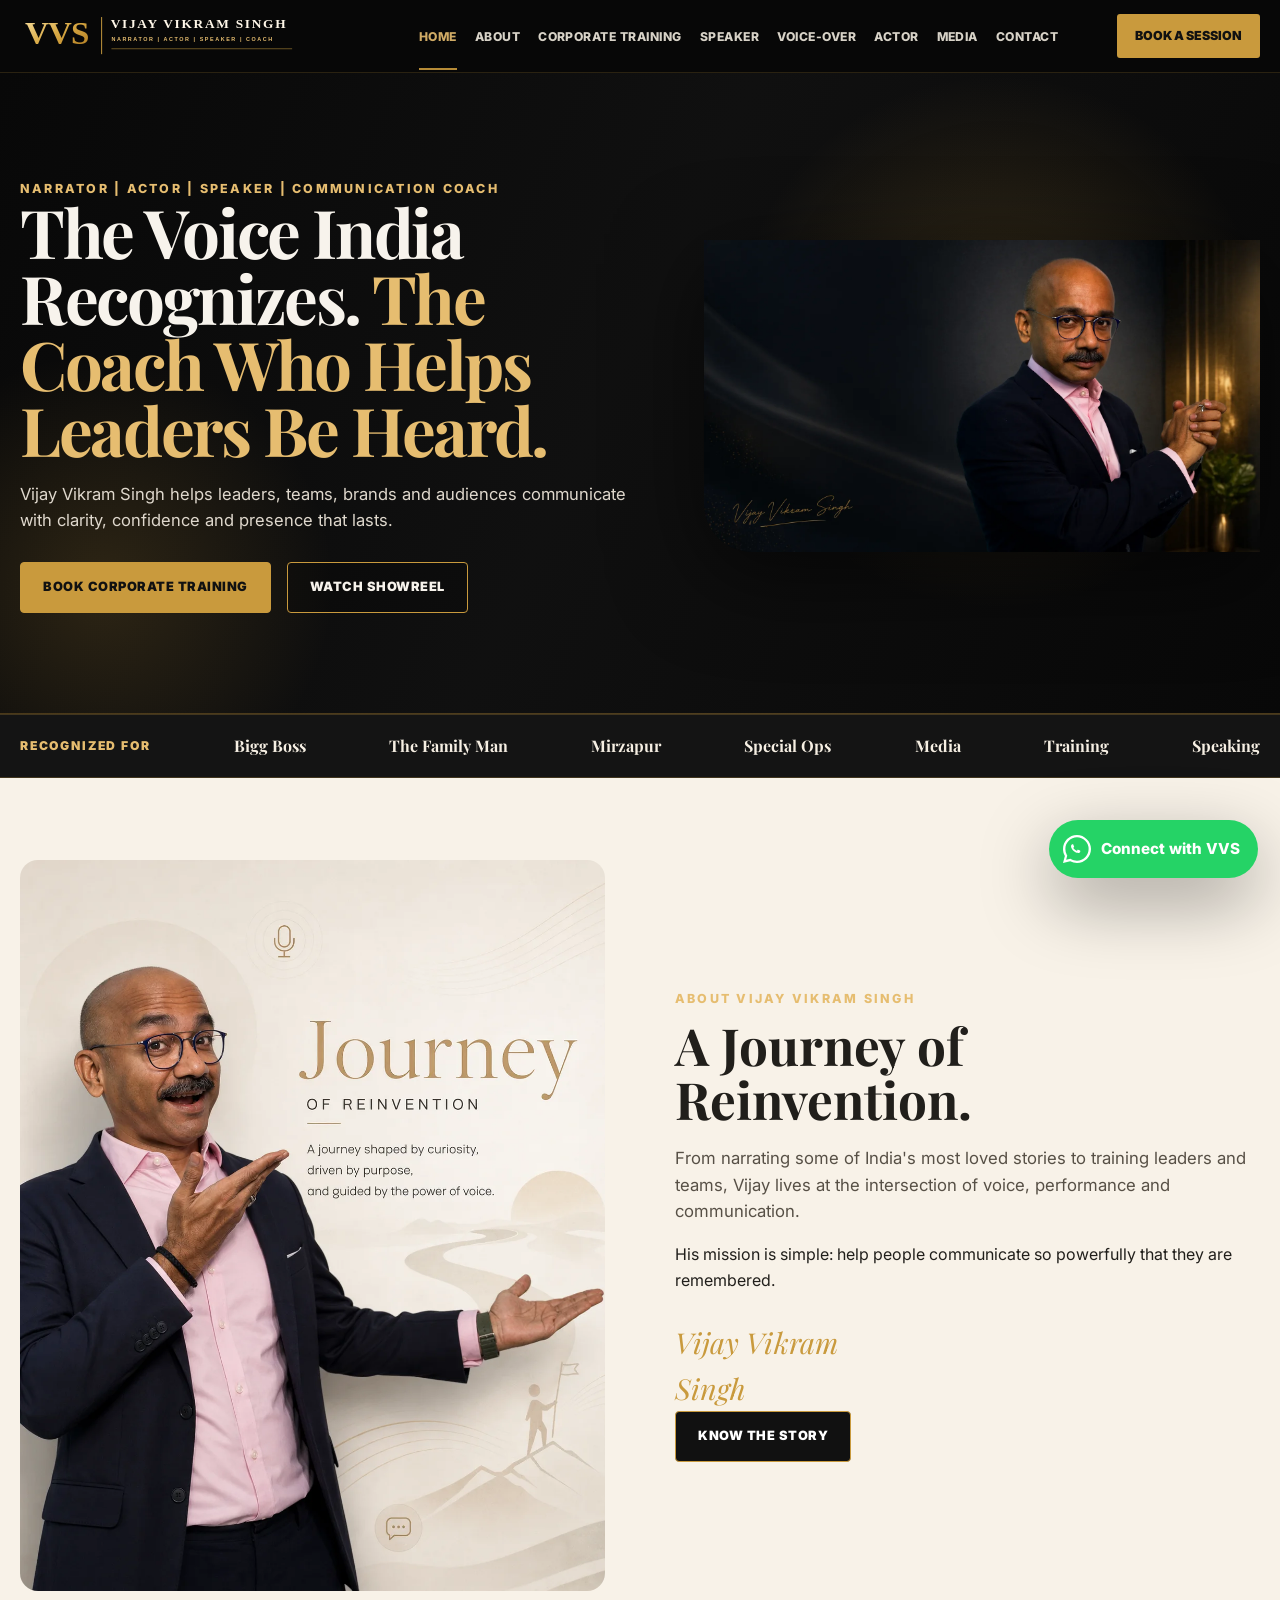
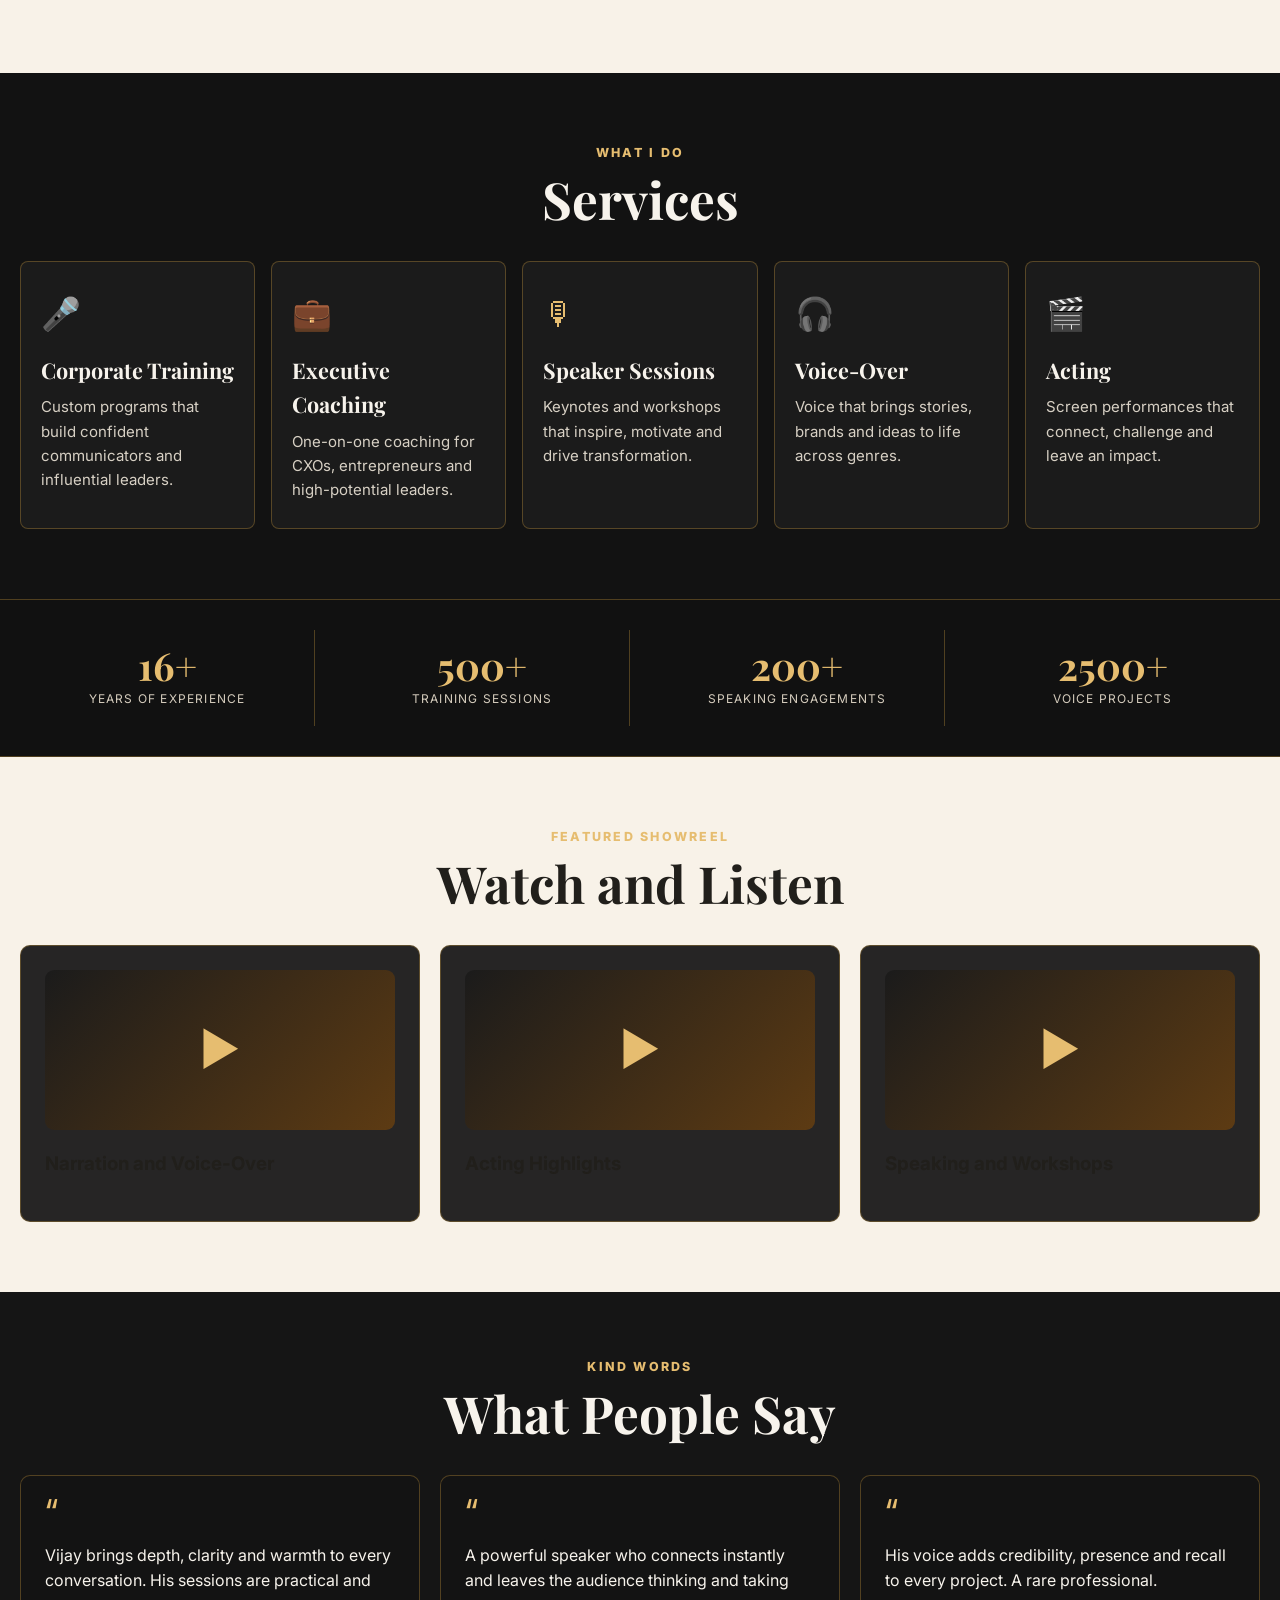
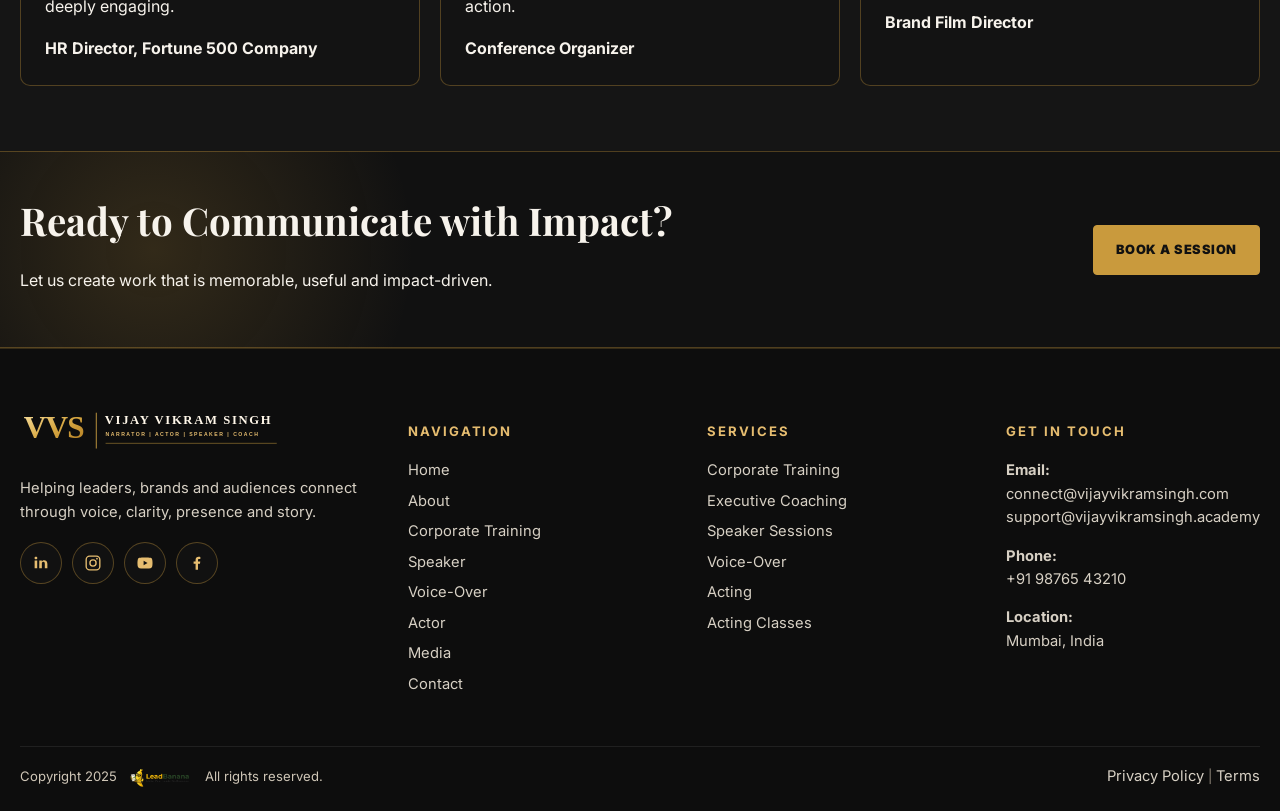
<file: index.html>
<!doctype html>
<html lang="en">
<head>
  <meta charset="utf-8">
  <meta name="viewport" content="width=device-width, initial-scale=1">
  <title>Vijay Vikram Singh - Narrator, Actor, Speaker and Communication Coach</title>
  <meta name="description" content="Official personal brand website of Vijay Vikram Singh - narrator, actor, speaker and communication coach.">
  <meta name="theme-color" content="#090909">
  <link rel="preconnect" href="https://fonts.googleapis.com">
  <link rel="preconnect" href="https://fonts.gstatic.com" crossorigin>
  <link href="https://fonts.googleapis.com/css2?family=Inter:wght@400;500;700;800;900&family=Playfair+Display:wght@600;700;800&display=swap" rel="stylesheet">
  <link rel="icon" type="image/svg+xml" href="/assets/images/favicon.svg">
  <link rel="stylesheet" href="assets/css/styles.css">
  <script type="application/ld+json">
  {
    "@context": "https://schema.org",
    "@type": "Person",
    "name": "Vijay Vikram Singh",
    "url": "https://www.vijayvikramsingh.com/",
    "jobTitle": "Narrator, Actor, Speaker and Communication Coach",
    "sameAs": []
  }
  </script>
</head>
<body>
<header class="site-header">
  <div class="container nav-wrap">
    <a href="index.html" class="logo" aria-label="Vijay Vikram Singh home"><img src="/assets/images/logo-vvs.svg" alt="Vijay Vikram Singh logo"></a>
    <button class="menu-toggle" type="button" aria-label="Open menu">Menu</button>
    <nav class="nav" aria-label="Primary navigation">
      <a href="index.html" class="active">Home</a>
<a href="about.html">About</a>
<a href="training.html">Corporate Training</a>
<a href="speaker.html">Speaker</a>
<a href="voice-over.html">Voice-Over</a>
<a href="actor.html">Actor</a>
<a href="media.html">Media</a>
<a href="contact.html">Contact</a>
    </nav>
    <a class="header-cta" href="contact.html">Book a Session</a>
  </div>
</header>
<section class="hero">
  <div class="container hero-grid">
    <div class="hero-copy">
      <div class="eyebrow">Narrator | Actor | Speaker | Communication Coach</div>
      <h1>The Voice India Recognizes. <span class="gold">The Coach Who Helps Leaders Be Heard.</span></h1>
      <p>Vijay Vikram Singh helps leaders, teams, brands and audiences communicate with clarity, confidence and presence that lasts.</p>
      <div class="cta-row"><a class="btn btn-primary" href="training.html">Book Corporate Training</a><a class="btn btn-secondary" href="media.html">Watch Showreel</a></div>
    </div>
    <div class="hero-image"><img src="assets/images/hero-vijay.webp" alt="Vijay Vikram Singh portrait"></div>
  </div>
</section><div class="recognition"><div class="container"><span>Recognized for</span><b>Bigg Boss</b><b>The Family Man</b><b>Mirzapur</b><b>Special Ops</b><b>Media</b><b>Training</b><b>Speaking</b></div></div>
<section class="ivory"><div class="container split"><div class="card-image soft"><img src="assets/images/journey-vijay.webp" alt="Vijay Vikram Singh journey illustration"></div><div><div class="eyebrow">About Vijay Vikram Singh</div><h2 class="section-title">A Journey of Reinvention.</h2><p class="lead">From narrating some of India's most loved stories to training leaders and teams, Vijay lives at the intersection of voice, performance and communication.</p><p>His mission is simple: help people communicate so powerfully that they are remembered.</p><div class="signature">Vijay Vikram Singh</div><a class="btn btn-dark" href="about.html">Know the Story</a></div></div></section>
<section class="service-section"><div class="container"><div class="section-head"><div class="eyebrow">What I Do</div><h2 class="section-title">Services</h2></div><div class="cards"><article class="card"><div class="icon">&#127908;</div><h3>Corporate Training</h3><p>Custom programs that build confident communicators and influential leaders.</p></article><article class="card"><div class="icon">&#128188;</div><h3>Executive Coaching</h3><p>One-on-one coaching for CXOs, entrepreneurs and high-potential leaders.</p></article><article class="card"><div class="icon">&#127897;</div><h3>Speaker Sessions</h3><p>Keynotes and workshops that inspire, motivate and drive transformation.</p></article><article class="card"><div class="icon">&#127911;</div><h3>Voice-Over</h3><p>Voice that brings stories, brands and ideas to life across genres.</p></article><article class="card"><div class="icon">&#127916;</div><h3>Acting</h3><p>Screen performances that connect, challenge and leave an impact.</p></article></div></div></section>
<section class="stats"><div class="container stat-grid"><div class="stat"><strong>16+</strong><span>Years of Experience</span></div><div class="stat"><strong>500+</strong><span>Training Sessions</span></div><div class="stat"><strong>200+</strong><span>Speaking Engagements</span></div><div class="stat"><strong>2500+</strong><span>Voice Projects</span></div></div></section>
<section class="ivory"><div class="container" style="padding:70px 0"><div class="section-head"><div class="eyebrow">Featured Showreel</div><h2 class="section-title">Watch and Listen</h2></div><div class="media-grid"><div class="video-card"><div class="video-thumb">&#9658;</div><h3>Narration and Voice-Over</h3></div><div class="video-card"><div class="video-thumb">&#9658;</div><h3>Acting Highlights</h3></div><div class="video-card"><div class="video-thumb">&#9658;</div><h3>Speaking and Workshops</h3></div></div></div></section>
<section class="testimonials dark"><div class="container"><div class="section-head"><div class="eyebrow">Kind Words</div><h2 class="section-title">What People Say</h2></div><div class="test-grid"><article class="testimonial"><div class="quote">&ldquo;</div><p>Vijay brings depth, clarity and warmth to every conversation. His sessions are practical and deeply engaging.</p><strong>HR Director, Fortune 500 Company</strong></article><article class="testimonial"><div class="quote">&ldquo;</div><p>A powerful speaker who connects instantly and leaves the audience thinking and taking action.</p><strong>Conference Organizer</strong></article><article class="testimonial"><div class="quote">&ldquo;</div><p>His voice adds credibility, presence and recall to every project. A rare professional.</p><strong>Brand Film Director</strong></article></div></div></section><section class="banner-cta"><div class="container banner-inner"><div><h2>Ready to Communicate with Impact?</h2><p>Let us create work that is memorable, useful and impact-driven.</p></div><a class="btn btn-primary" href="contact.html#leadForm">Book a Session</a></div></section>
<footer class="footer">
  <div class="container footer-grid">
    <div>
      <img class="footer-logo" src="/assets/images/logo-vvs.svg" alt="Vijay Vikram Singh logo">
      <p>Helping leaders, brands and audiences connect through voice, clarity, presence and story.</p>
      
<div class="socials">
  <a href="#" aria-label="LinkedIn" title="LinkedIn"><svg viewBox="0 0 24 24" aria-hidden="true"><path d="M6.94 8.5V19H3.5V8.5h3.44ZM5.22 7.06c-1.1 0-1.84-.77-1.84-1.73 0-.98.76-1.73 1.88-1.73s1.83.75 1.85 1.73c0 .96-.74 1.73-1.89 1.73Zm15.28 5.52V19h-3.43v-6.03c0-1.52-.54-2.56-1.9-2.56-1.03 0-1.65.7-1.92 1.38-.1.24-.12.58-.12.92V19H9.7s.05-9.57 0-10.5h3.43v1.49c.46-.7 1.28-1.69 3.11-1.69 2.27 0 4.26 1.48 4.26 4.67Z" fill="currentColor"/></svg></a>
  <a href="#" aria-label="Instagram" title="Instagram"><svg viewBox="0 0 24 24" aria-hidden="true"><path d="M7.5 2h9A5.5 5.5 0 0 1 22 7.5v9a5.5 5.5 0 0 1-5.5 5.5h-9A5.5 5.5 0 0 1 2 16.5v-9A5.5 5.5 0 0 1 7.5 2Zm0 1.8A3.7 3.7 0 0 0 3.8 7.5v9a3.7 3.7 0 0 0 3.7 3.7h9a3.7 3.7 0 0 0 3.7-3.7v-9a3.7 3.7 0 0 0-3.7-3.7h-9Zm9.8 1.35a1.15 1.15 0 1 1 0 2.3 1.15 1.15 0 0 1 0-2.3ZM12 7a5 5 0 1 1 0 10 5 5 0 0 1 0-10Zm0 1.8A3.2 3.2 0 1 0 12 15.2 3.2 3.2 0 0 0 12 8.8Z" fill="currentColor"/></svg></a>
  <a href="#" aria-label="YouTube" title="YouTube"><svg viewBox="0 0 24 24" aria-hidden="true"><path d="M21.58 7.19a2.9 2.9 0 0 0-2.04-2.05C17.74 4.66 12 4.66 12 4.66s-5.74 0-7.54.48A2.9 2.9 0 0 0 2.42 7.2C1.95 9 1.95 12 1.95 12s0 3 .47 4.8a2.9 2.9 0 0 0 2.04 2.05c1.8.48 7.54.48 7.54.48s5.74 0 7.54-.48a2.9 2.9 0 0 0 2.04-2.05c.47-1.8.47-4.8.47-4.8s0-3-.47-4.8ZM10.16 15.02V8.98L15.4 12l-5.24 3.02Z" fill="currentColor"/></svg></a>
  <a href="#" aria-label="Facebook" title="Facebook"><svg viewBox="0 0 24 24" aria-hidden="true"><path d="M13.32 21v-7.84h2.63l.39-3.06h-3.02V8.14c0-.89.25-1.49 1.52-1.49h1.62V3.9c-.28-.04-1.24-.12-2.37-.12-2.35 0-3.96 1.44-3.96 4.08v2.24H7.48v3.06h2.65V21h3.19Z" fill="currentColor"/></svg></a>
</div>
    </div>
    <div>
      <h4>Navigation</h4>
      <ul><li><a href="index.html">Home</a></li><li><a href="about.html">About</a></li><li><a href="training.html">Corporate Training</a></li><li><a href="speaker.html">Speaker</a></li><li><a href="voice-over.html">Voice-Over</a></li><li><a href="actor.html">Actor</a></li><li><a href="media.html">Media</a></li><li><a href="contact.html">Contact</a></li></ul>
    </div>
    <div>
      <h4>Services</h4>
      <ul><li><a href="training.html">Corporate Training</a></li><li><a href="contact.html#leadForm">Executive Coaching</a></li><li><a href="speaker.html">Speaker Sessions</a></li><li><a href="voice-over.html">Voice-Over</a></li><li><a href="actor.html">Acting</a></li><li><a href="contact.html#leadForm">Acting Classes</a></li></ul>
    </div>
    <div>
      <h4>Get in Touch</h4>
      <p><strong>Email:</strong><br>connect@vijayvikramsingh.com<br>support@vijayvikramsingh.academy</p>
      <p><strong>Phone:</strong><br>+91 98765 43210</p>
      <p><strong>Location:</strong><br>Mumbai, India</p>
    </div>
  </div>
  <div class="container footer-bottom">
    <span class="copyright-line">Copyright 2025 <a class="lead-banana-link" href="https://www.leadbanana.in" target="_blank" rel="noopener"><img class="lead-banana-logo" src="/assets/images/lead-banana-india-logo.png" alt="Lead Banana India logo"></a> All rights reserved.</span>
    <span><a href="#">Privacy Policy</a> | <a href="#">Terms</a></span>
  </div>
</footer>

<div class="whatsapp-bot" id="whatsappBot">
  <div class="bot-panel">
    <div class="bot-head"><strong>VVS WhatsApp Assistant</strong><span>Choose a service or send a custom message.</span></div>
    <div class="bot-body">
      <button class="bot-option" data-message="Hi, I want to enquire about Corporate Training with Vijay Vikram Singh.">Corporate Training</button>
      <button class="bot-option" data-message="Hi, I want to enquire about Voice-Over work with Vijay Vikram Singh.">Voice-Over Enquiry</button>
      <button class="bot-option" data-message="Hi, I want to enquire about Acting Classes with Vijay Vikram Singh.">Acting Classes</button>
      <button class="bot-option" data-message="Hi, I want to invite Vijay Vikram Singh as a speaker.">Speaker Booking</button>
      <div class="bot-input"><input id="botMessage" type="text" placeholder="Type your message"><button class="btn btn-primary" id="botSend" type="button">Send</button></div>
    </div>
    <a class="bot-powered" href="https://www.leadbanana.in" target="_blank" rel="noopener">
      <span>Powered by</span>
      <img src="/assets/images/lead-banana-india-logo.png" alt="Lead Banana India">
    </a>
  </div>
  <button class="bot-float" type="button" aria-label="Connect with VVS on WhatsApp">
    <span class="bot-float-icon"><svg viewBox="0 0 32 32" aria-hidden="true"><path fill="currentColor" d="M19.11 17.56c-.26-.13-1.51-.74-1.75-.82-.23-.09-.4-.13-.57.13-.17.26-.65.82-.8.99-.15.17-.3.2-.56.07-.26-.13-1.1-.4-2.09-1.27-.77-.69-1.29-1.54-1.44-1.8-.15-.26-.02-.4.11-.53.12-.12.26-.3.39-.45.13-.15.17-.26.26-.43.09-.17.04-.33-.02-.46-.07-.13-.57-1.38-.78-1.89-.21-.5-.43-.43-.57-.43l-.49-.01c-.17 0-.46.07-.7.33-.24.26-.92.9-.92 2.2 0 1.29.94 2.54 1.07 2.71.13.17 1.85 2.83 4.48 3.97.63.27 1.12.43 1.51.55.63.2 1.2.17 1.65.1.51-.08 1.51-.62 1.73-1.21.21-.59.21-1.1.15-1.21-.07-.1-.24-.16-.5-.29Z"/><path fill="currentColor" d="M27.12 4.86A15.82 15.82 0 0 0 16 0C7.16 0 0 7.16 0 16c0 2.82.74 5.58 2.13 8L0 32l8.21-2.09A15.94 15.94 0 0 0 16 32c8.84 0 16-7.16 16-16 0-4.27-1.66-8.29-4.88-11.14ZM16 29.3c-2.48 0-4.91-.67-7.03-1.93l-.5-.3-4.87 1.24 1.3-4.74-.33-.49A13.25 13.25 0 0 1 2.71 16C2.71 8.67 8.67 2.71 16 2.71c3.55 0 6.89 1.38 9.39 3.89a13.2 13.2 0 0 1 3.9 9.39c0 7.34-5.96 13.3-13.29 13.3Z"/></svg></span>
    <span>Connect with VVS</span>
  </button>
</div>
<script src="assets/js/main.js"></script>
</body>
</html>
</file>
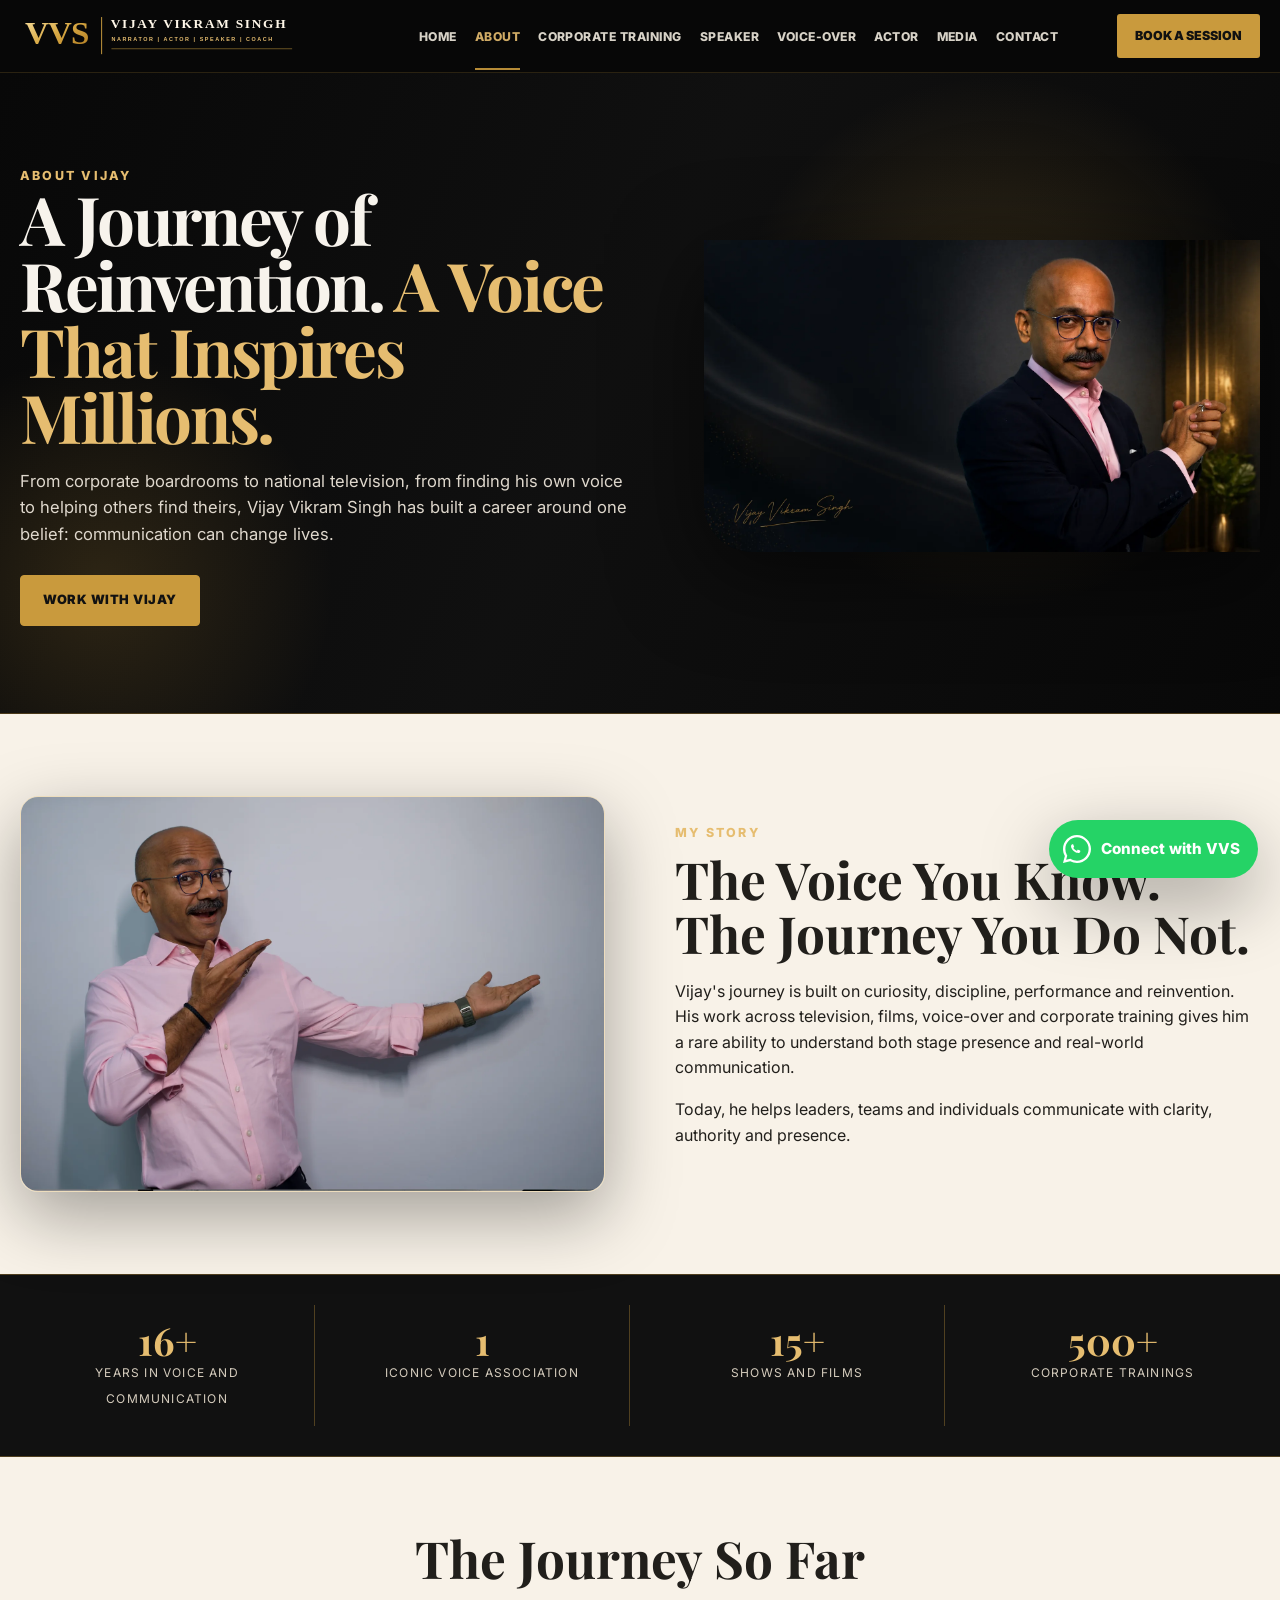
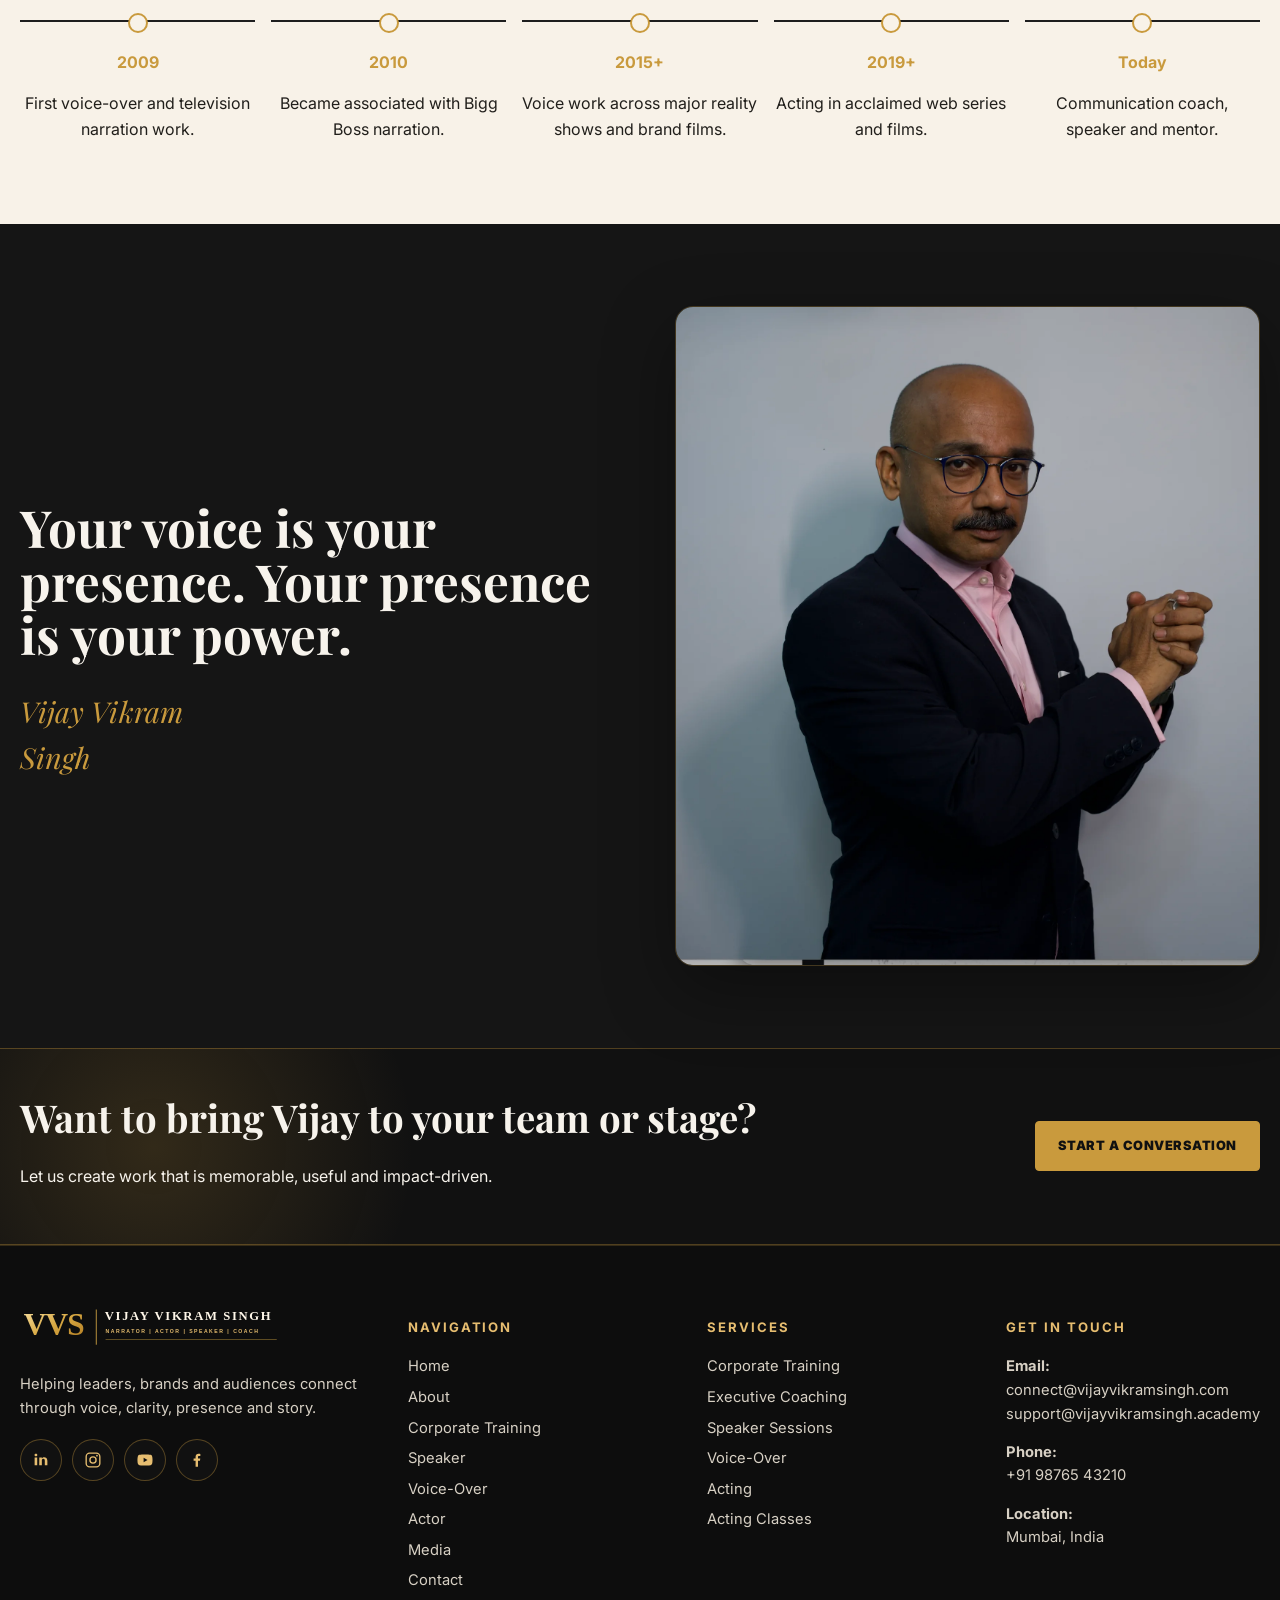
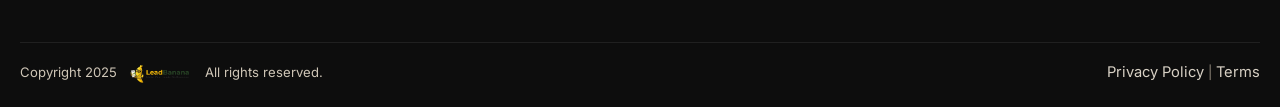
<file: about.html>
<!doctype html>
<html lang="en">
<head>
  <meta charset="utf-8">
  <meta name="viewport" content="width=device-width, initial-scale=1">
  <title>About Vijay Vikram Singh - Voice, Actor and Communication Coach</title>
  <meta name="description" content="A journey of reinvention, voice, communication and performance.">
  <meta name="theme-color" content="#090909">
  <link rel="preconnect" href="https://fonts.googleapis.com">
  <link rel="preconnect" href="https://fonts.gstatic.com" crossorigin>
  <link href="https://fonts.googleapis.com/css2?family=Inter:wght@400;500;700;800;900&family=Playfair+Display:wght@600;700;800&display=swap" rel="stylesheet">
  <link rel="icon" type="image/svg+xml" href="/assets/images/favicon.svg">
  <link rel="stylesheet" href="assets/css/styles.css">
  <script type="application/ld+json">
  {
    "@context": "https://schema.org",
    "@type": "Person",
    "name": "Vijay Vikram Singh",
    "url": "https://www.vijayvikramsingh.com/",
    "jobTitle": "Narrator, Actor, Speaker and Communication Coach",
    "sameAs": []
  }
  </script>
</head>
<body>
<header class="site-header">
  <div class="container nav-wrap">
    <a href="index.html" class="logo" aria-label="Vijay Vikram Singh home"><img src="/assets/images/logo-vvs.svg" alt="Vijay Vikram Singh logo"></a>
    <button class="menu-toggle" type="button" aria-label="Open menu">Menu</button>
    <nav class="nav" aria-label="Primary navigation">
      <a href="index.html">Home</a>
<a href="about.html" class="active">About</a>
<a href="training.html">Corporate Training</a>
<a href="speaker.html">Speaker</a>
<a href="voice-over.html">Voice-Over</a>
<a href="actor.html">Actor</a>
<a href="media.html">Media</a>
<a href="contact.html">Contact</a>
    </nav>
    <a class="header-cta" href="contact.html">Book a Session</a>
  </div>
</header>
<section class="hero">
  <div class="container hero-grid">
    <div class="hero-copy">
      <div class="eyebrow">About Vijay</div>
      <h1>A Journey of Reinvention. <span class="gold">A Voice That Inspires Millions.</span></h1>
      <p>From corporate boardrooms to national television, from finding his own voice to helping others find theirs, Vijay Vikram Singh has built a career around one belief: communication can change lives.</p>
      <div class="cta-row"><a class="btn btn-primary" href="contact.html#leadForm">Work With Vijay</a></div>
    </div>
    <div class="hero-image"><img src="assets/images/hero-vijay.webp" alt="Vijay Vikram Singh portrait"></div>
  </div>
</section>
<section class="ivory"><div class="container split"><div class="card-image"><img src="assets/images/original-presenting.webp" alt="Vijay Vikram Singh presenting"></div><div><div class="eyebrow">My Story</div><h2 class="section-title">The Voice You Know. The Journey You Do Not.</h2><p>Vijay's journey is built on curiosity, discipline, performance and reinvention. His work across television, films, voice-over and corporate training gives him a rare ability to understand both stage presence and real-world communication.</p><p>Today, he helps leaders, teams and individuals communicate with clarity, authority and presence.</p></div></div></section>
<section class="stats"><div class="container stat-grid"><div class="stat"><strong>16+</strong><span>Years in Voice and Communication</span></div><div class="stat"><strong>1</strong><span>Iconic Voice Association</span></div><div class="stat"><strong>15+</strong><span>Shows and Films</span></div><div class="stat"><strong>500+</strong><span>Corporate Trainings</span></div></div></section>
<section class="ivory timeline"><div class="container"><div class="section-head"><h2 class="section-title">The Journey So Far</h2></div><div class="timeline-row"><div class="timeline-item"><strong>2009</strong><p>First voice-over and television narration work.</p></div><div class="timeline-item"><strong>2010</strong><p>Became associated with Bigg Boss narration.</p></div><div class="timeline-item"><strong>2015+</strong><p>Voice work across major reality shows and brand films.</p></div><div class="timeline-item"><strong>2019+</strong><p>Acting in acclaimed web series and films.</p></div><div class="timeline-item"><strong>Today</strong><p>Communication coach, speaker and mentor.</p></div></div></div></section>
<section class="dark"><div class="container split"><div><h2 class="section-title">Your voice is your presence. Your presence is your power.</h2><div class="signature">Vijay Vikram Singh</div></div><div class="card-image"><img src="assets/images/original-formal.webp" alt="Vijay Vikram Singh formal portrait"></div></div></section>
<section class="banner-cta"><div class="container banner-inner"><div><h2>Want to bring Vijay to your team or stage?</h2><p>Let us create work that is memorable, useful and impact-driven.</p></div><a class="btn btn-primary" href="contact.html#leadForm">Start a Conversation</a></div></section>
<footer class="footer">
  <div class="container footer-grid">
    <div>
      <img class="footer-logo" src="/assets/images/logo-vvs.svg" alt="Vijay Vikram Singh logo">
      <p>Helping leaders, brands and audiences connect through voice, clarity, presence and story.</p>
      
<div class="socials">
  <a href="#" aria-label="LinkedIn" title="LinkedIn"><svg viewBox="0 0 24 24" aria-hidden="true"><path d="M6.94 8.5V19H3.5V8.5h3.44ZM5.22 7.06c-1.1 0-1.84-.77-1.84-1.73 0-.98.76-1.73 1.88-1.73s1.83.75 1.85 1.73c0 .96-.74 1.73-1.89 1.73Zm15.28 5.52V19h-3.43v-6.03c0-1.52-.54-2.56-1.9-2.56-1.03 0-1.65.7-1.92 1.38-.1.24-.12.58-.12.92V19H9.7s.05-9.57 0-10.5h3.43v1.49c.46-.7 1.28-1.69 3.11-1.69 2.27 0 4.26 1.48 4.26 4.67Z" fill="currentColor"/></svg></a>
  <a href="#" aria-label="Instagram" title="Instagram"><svg viewBox="0 0 24 24" aria-hidden="true"><path d="M7.5 2h9A5.5 5.5 0 0 1 22 7.5v9a5.5 5.5 0 0 1-5.5 5.5h-9A5.5 5.5 0 0 1 2 16.5v-9A5.5 5.5 0 0 1 7.5 2Zm0 1.8A3.7 3.7 0 0 0 3.8 7.5v9a3.7 3.7 0 0 0 3.7 3.7h9a3.7 3.7 0 0 0 3.7-3.7v-9a3.7 3.7 0 0 0-3.7-3.7h-9Zm9.8 1.35a1.15 1.15 0 1 1 0 2.3 1.15 1.15 0 0 1 0-2.3ZM12 7a5 5 0 1 1 0 10 5 5 0 0 1 0-10Zm0 1.8A3.2 3.2 0 1 0 12 15.2 3.2 3.2 0 0 0 12 8.8Z" fill="currentColor"/></svg></a>
  <a href="#" aria-label="YouTube" title="YouTube"><svg viewBox="0 0 24 24" aria-hidden="true"><path d="M21.58 7.19a2.9 2.9 0 0 0-2.04-2.05C17.74 4.66 12 4.66 12 4.66s-5.74 0-7.54.48A2.9 2.9 0 0 0 2.42 7.2C1.95 9 1.95 12 1.95 12s0 3 .47 4.8a2.9 2.9 0 0 0 2.04 2.05c1.8.48 7.54.48 7.54.48s5.74 0 7.54-.48a2.9 2.9 0 0 0 2.04-2.05c.47-1.8.47-4.8.47-4.8s0-3-.47-4.8ZM10.16 15.02V8.98L15.4 12l-5.24 3.02Z" fill="currentColor"/></svg></a>
  <a href="#" aria-label="Facebook" title="Facebook"><svg viewBox="0 0 24 24" aria-hidden="true"><path d="M13.32 21v-7.84h2.63l.39-3.06h-3.02V8.14c0-.89.25-1.49 1.52-1.49h1.62V3.9c-.28-.04-1.24-.12-2.37-.12-2.35 0-3.96 1.44-3.96 4.08v2.24H7.48v3.06h2.65V21h3.19Z" fill="currentColor"/></svg></a>
</div>
    </div>
    <div>
      <h4>Navigation</h4>
      <ul><li><a href="index.html">Home</a></li><li><a href="about.html">About</a></li><li><a href="training.html">Corporate Training</a></li><li><a href="speaker.html">Speaker</a></li><li><a href="voice-over.html">Voice-Over</a></li><li><a href="actor.html">Actor</a></li><li><a href="media.html">Media</a></li><li><a href="contact.html">Contact</a></li></ul>
    </div>
    <div>
      <h4>Services</h4>
      <ul><li><a href="training.html">Corporate Training</a></li><li><a href="contact.html#leadForm">Executive Coaching</a></li><li><a href="speaker.html">Speaker Sessions</a></li><li><a href="voice-over.html">Voice-Over</a></li><li><a href="actor.html">Acting</a></li><li><a href="contact.html#leadForm">Acting Classes</a></li></ul>
    </div>
    <div>
      <h4>Get in Touch</h4>
      <p><strong>Email:</strong><br>connect@vijayvikramsingh.com<br>support@vijayvikramsingh.academy</p>
      <p><strong>Phone:</strong><br>+91 98765 43210</p>
      <p><strong>Location:</strong><br>Mumbai, India</p>
    </div>
  </div>
  <div class="container footer-bottom">
    <span class="copyright-line">Copyright 2025 <a class="lead-banana-link" href="https://www.leadbanana.in" target="_blank" rel="noopener"><img class="lead-banana-logo" src="/assets/images/lead-banana-india-logo.png" alt="Lead Banana India logo"></a> All rights reserved.</span>
    <span><a href="#">Privacy Policy</a> | <a href="#">Terms</a></span>
  </div>
</footer>

<div class="whatsapp-bot" id="whatsappBot">
  <div class="bot-panel">
    <div class="bot-head"><strong>VVS WhatsApp Assistant</strong><span>Choose a service or send a custom message.</span></div>
    <div class="bot-body">
      <button class="bot-option" data-message="Hi, I want to enquire about Corporate Training with Vijay Vikram Singh.">Corporate Training</button>
      <button class="bot-option" data-message="Hi, I want to enquire about Voice-Over work with Vijay Vikram Singh.">Voice-Over Enquiry</button>
      <button class="bot-option" data-message="Hi, I want to enquire about Acting Classes with Vijay Vikram Singh.">Acting Classes</button>
      <button class="bot-option" data-message="Hi, I want to invite Vijay Vikram Singh as a speaker.">Speaker Booking</button>
      <div class="bot-input"><input id="botMessage" type="text" placeholder="Type your message"><button class="btn btn-primary" id="botSend" type="button">Send</button></div>
    </div>
    <a class="bot-powered" href="https://www.leadbanana.in" target="_blank" rel="noopener">
      <span>Powered by</span>
      <img src="/assets/images/lead-banana-india-logo.png" alt="Lead Banana India">
    </a>
  </div>
  <button class="bot-float" type="button" aria-label="Connect with VVS on WhatsApp">
    <span class="bot-float-icon"><svg viewBox="0 0 32 32" aria-hidden="true"><path fill="currentColor" d="M19.11 17.56c-.26-.13-1.51-.74-1.75-.82-.23-.09-.4-.13-.57.13-.17.26-.65.82-.8.99-.15.17-.3.2-.56.07-.26-.13-1.1-.4-2.09-1.27-.77-.69-1.29-1.54-1.44-1.8-.15-.26-.02-.4.11-.53.12-.12.26-.3.39-.45.13-.15.17-.26.26-.43.09-.17.04-.33-.02-.46-.07-.13-.57-1.38-.78-1.89-.21-.5-.43-.43-.57-.43l-.49-.01c-.17 0-.46.07-.7.33-.24.26-.92.9-.92 2.2 0 1.29.94 2.54 1.07 2.71.13.17 1.85 2.83 4.48 3.97.63.27 1.12.43 1.51.55.63.2 1.2.17 1.65.1.51-.08 1.51-.62 1.73-1.21.21-.59.21-1.1.15-1.21-.07-.1-.24-.16-.5-.29Z"/><path fill="currentColor" d="M27.12 4.86A15.82 15.82 0 0 0 16 0C7.16 0 0 7.16 0 16c0 2.82.74 5.58 2.13 8L0 32l8.21-2.09A15.94 15.94 0 0 0 16 32c8.84 0 16-7.16 16-16 0-4.27-1.66-8.29-4.88-11.14ZM16 29.3c-2.48 0-4.91-.67-7.03-1.93l-.5-.3-4.87 1.24 1.3-4.74-.33-.49A13.25 13.25 0 0 1 2.71 16C2.71 8.67 8.67 2.71 16 2.71c3.55 0 6.89 1.38 9.39 3.89a13.2 13.2 0 0 1 3.9 9.39c0 7.34-5.96 13.3-13.29 13.3Z"/></svg></span>
    <span>Connect with VVS</span>
  </button>
</div>
<script src="assets/js/main.js"></script>
</body>
</html>
</file>
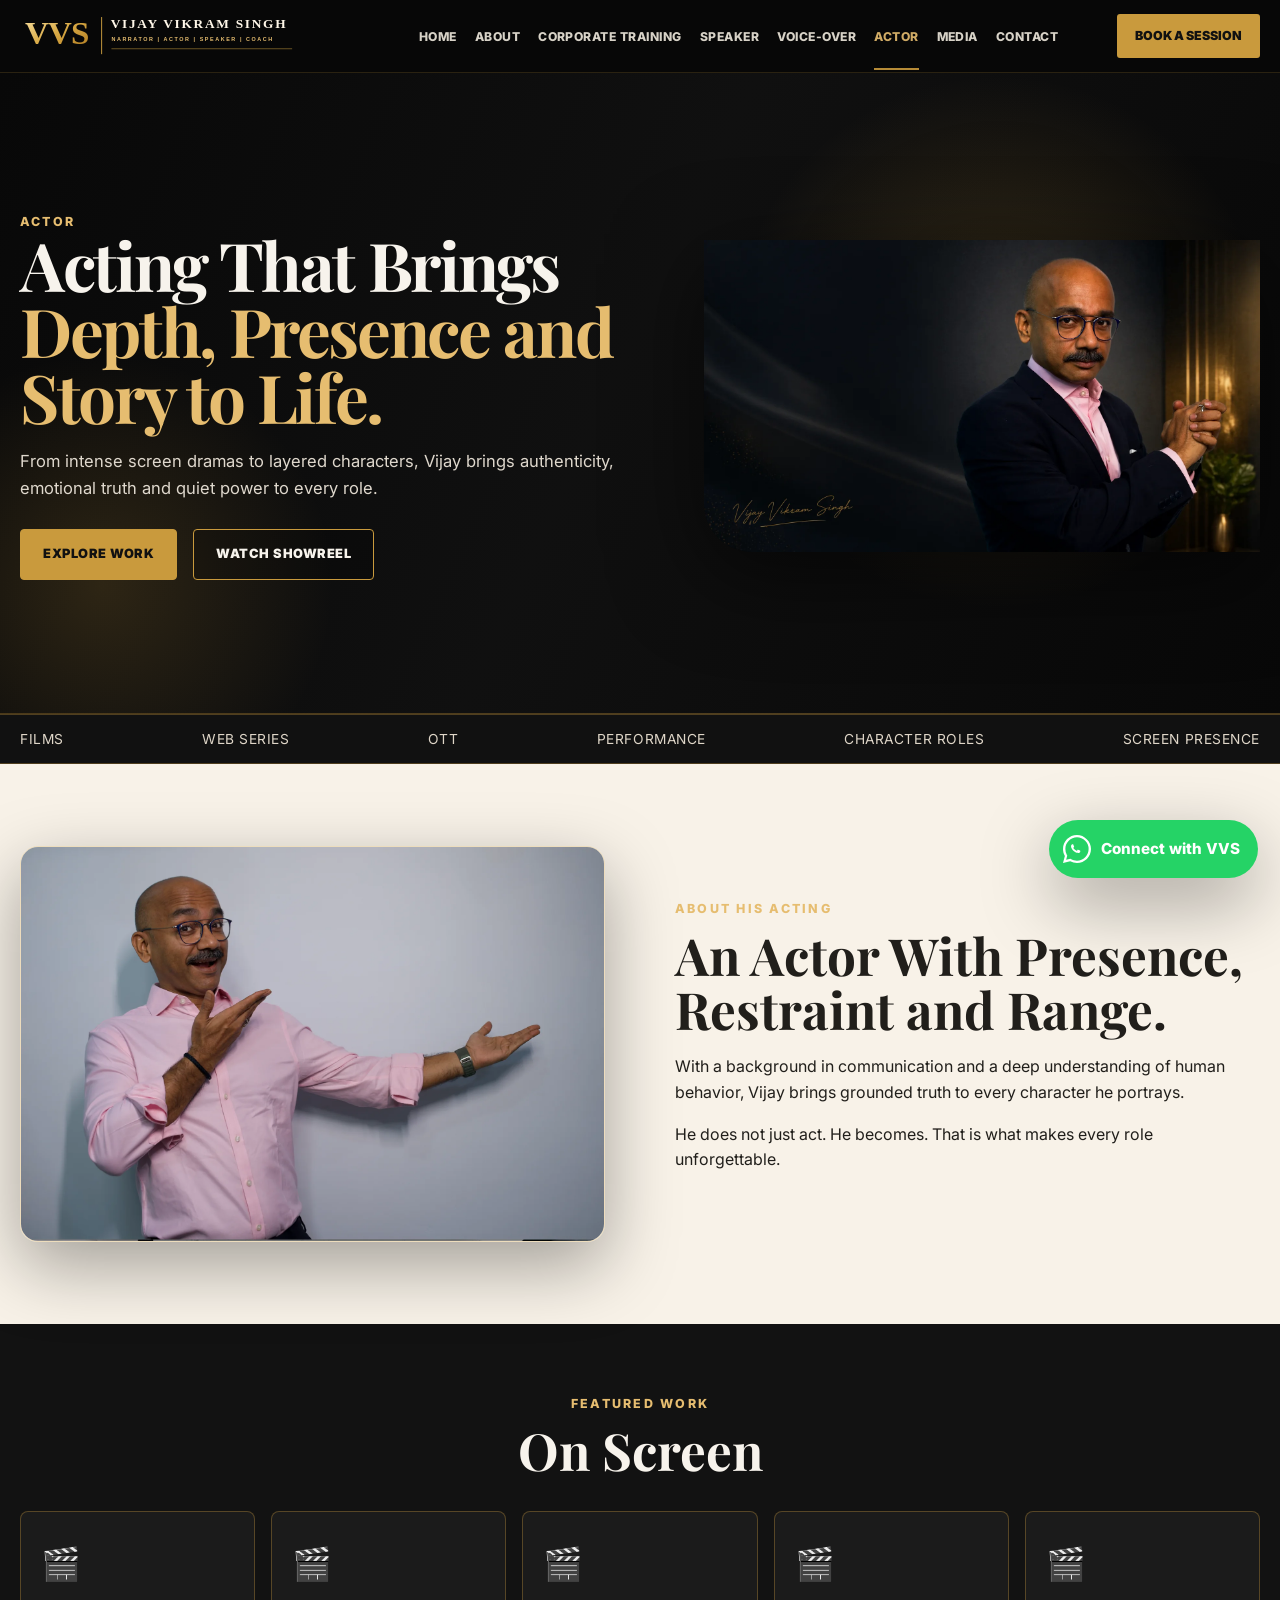
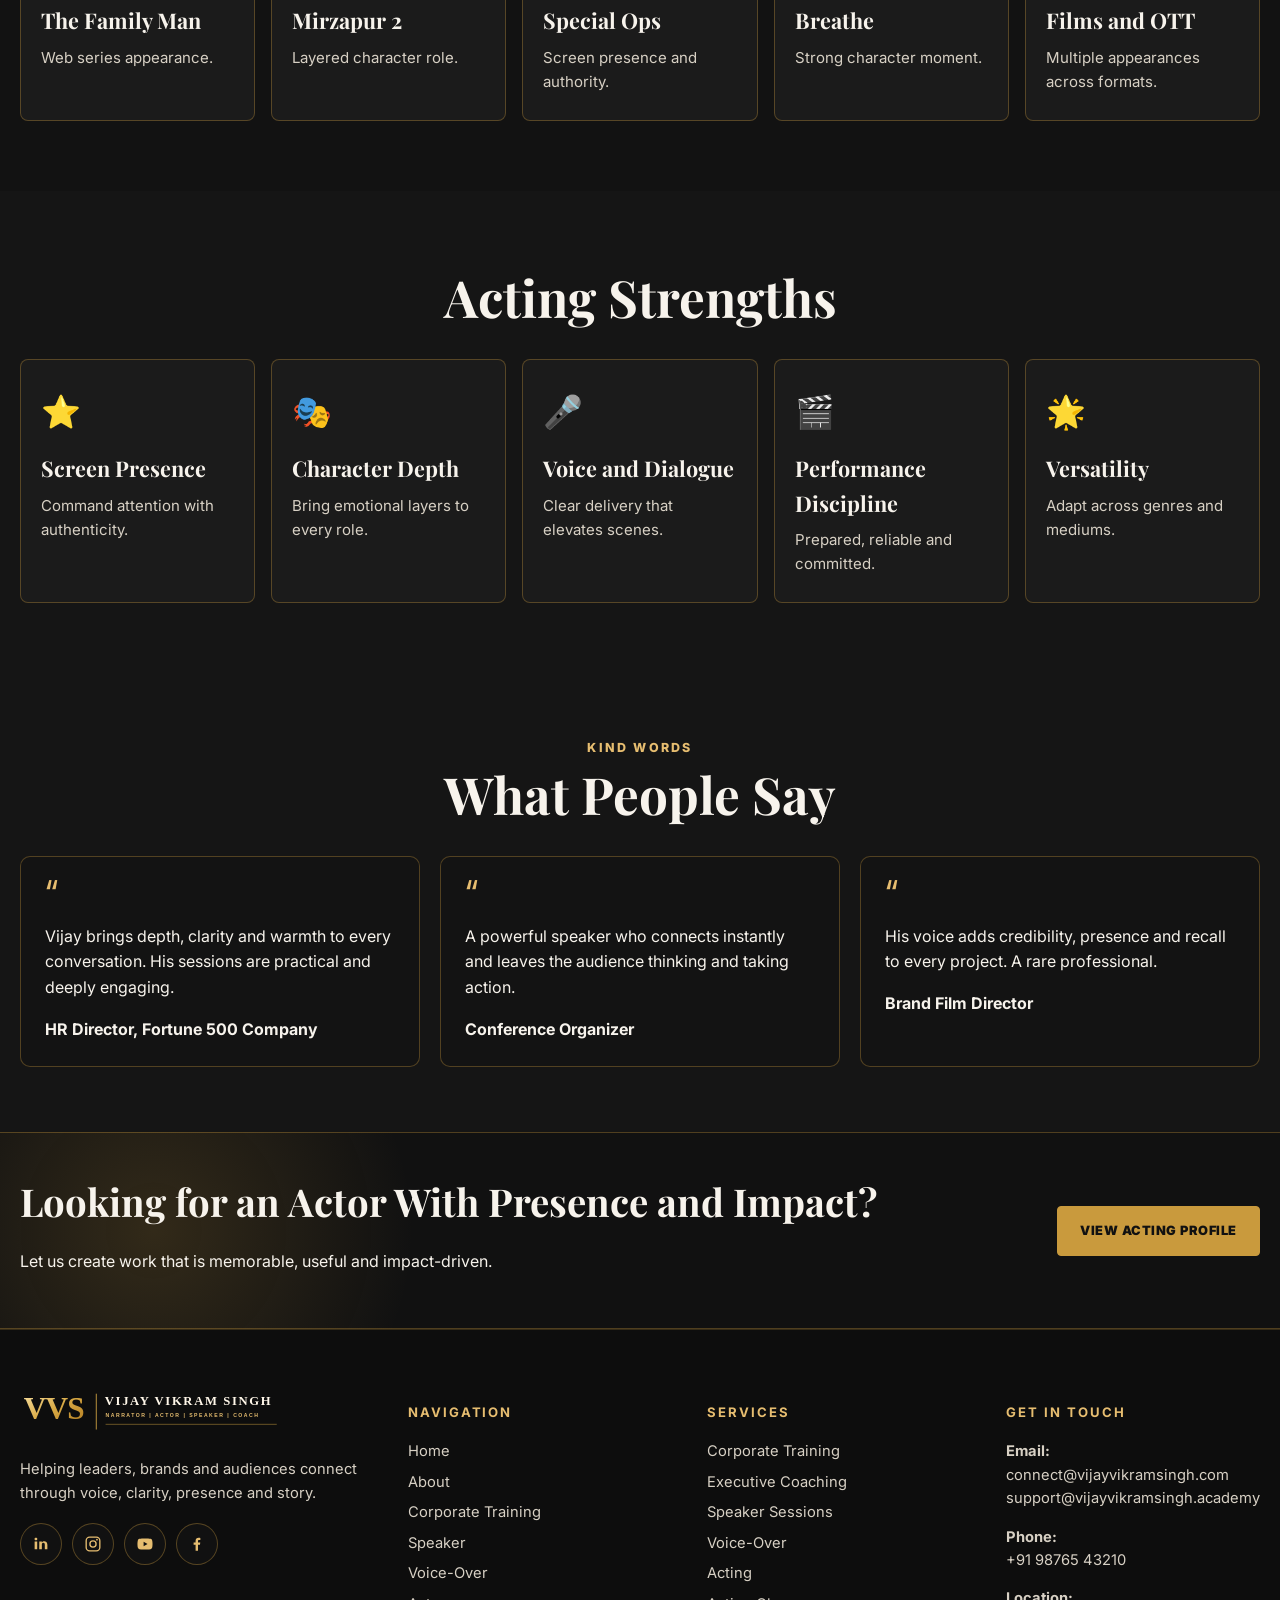
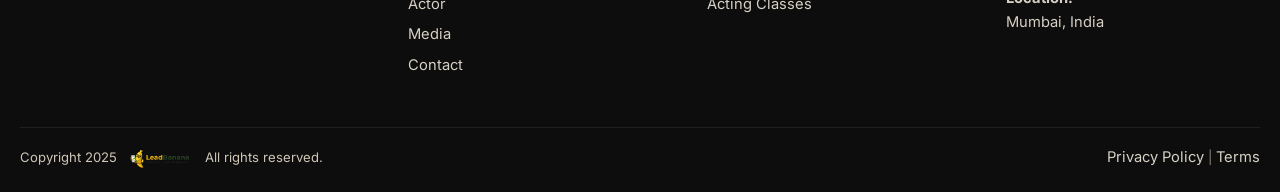
<file: actor.html>
<!doctype html>
<html lang="en">
<head>
  <meta charset="utf-8">
  <meta name="viewport" content="width=device-width, initial-scale=1">
  <title>Vijay Vikram Singh Actor - Filmography and Showreel</title>
  <meta name="description" content="Actor profile, showreel and screen work of Vijay Vikram Singh.">
  <meta name="theme-color" content="#090909">
  <link rel="preconnect" href="https://fonts.googleapis.com">
  <link rel="preconnect" href="https://fonts.gstatic.com" crossorigin>
  <link href="https://fonts.googleapis.com/css2?family=Inter:wght@400;500;700;800;900&family=Playfair+Display:wght@600;700;800&display=swap" rel="stylesheet">
  <link rel="icon" type="image/svg+xml" href="/assets/images/favicon.svg">
  <link rel="stylesheet" href="assets/css/styles.css">
  <script type="application/ld+json">
  {
    "@context": "https://schema.org",
    "@type": "Person",
    "name": "Vijay Vikram Singh",
    "url": "https://www.vijayvikramsingh.com/",
    "jobTitle": "Narrator, Actor, Speaker and Communication Coach",
    "sameAs": []
  }
  </script>
</head>
<body>
<header class="site-header">
  <div class="container nav-wrap">
    <a href="index.html" class="logo" aria-label="Vijay Vikram Singh home"><img src="/assets/images/logo-vvs.svg" alt="Vijay Vikram Singh logo"></a>
    <button class="menu-toggle" type="button" aria-label="Open menu">Menu</button>
    <nav class="nav" aria-label="Primary navigation">
      <a href="index.html">Home</a>
<a href="about.html">About</a>
<a href="training.html">Corporate Training</a>
<a href="speaker.html">Speaker</a>
<a href="voice-over.html">Voice-Over</a>
<a href="actor.html" class="active">Actor</a>
<a href="media.html">Media</a>
<a href="contact.html">Contact</a>
    </nav>
    <a class="header-cta" href="contact.html">Book a Session</a>
  </div>
</header>
<section class="hero">
  <div class="container hero-grid">
    <div class="hero-copy">
      <div class="eyebrow">Actor</div>
      <h1>Acting That Brings <span class="gold">Depth, Presence and Story to Life.</span></h1>
      <p>From intense screen dramas to layered characters, Vijay brings authenticity, emotional truth and quiet power to every role.</p>
      <div class="cta-row"><a class="btn btn-primary" href="media.html">Explore Work</a><a class="btn btn-secondary" href="media.html">Watch Showreel</a></div>
    </div>
    <div class="hero-image"><img src="assets/images/hero-vijay.webp" alt="Vijay Vikram Singh portrait"></div>
  </div>
</section><div class="service-strip"><div class="container"><a>Films</a><a>Web Series</a><a>OTT</a><a>Performance</a><a>Character Roles</a><a>Screen Presence</a></div></div>
<section class="ivory"><div class="container split"><div class="card-image"><img src="assets/images/original-presenting.webp" alt="Vijay Vikram Singh actor"></div><div><div class="eyebrow">About His Acting</div><h2 class="section-title">An Actor With Presence, Restraint and Range.</h2><p>With a background in communication and a deep understanding of human behavior, Vijay brings grounded truth to every character he portrays.</p><p>He does not just act. He becomes. That is what makes every role unforgettable.</p></div></div></section>
<section class="service-section"><div class="container"><div class="section-head"><div class="eyebrow">Featured Work</div><h2 class="section-title">On Screen</h2></div><div class="cards"><article class="card"><div class="icon">&#127916;</div><h3>The Family Man</h3><p>Web series appearance.</p></article><article class="card"><div class="icon">&#127916;</div><h3>Mirzapur 2</h3><p>Layered character role.</p></article><article class="card"><div class="icon">&#127916;</div><h3>Special Ops</h3><p>Screen presence and authority.</p></article><article class="card"><div class="icon">&#127916;</div><h3>Breathe</h3><p>Strong character moment.</p></article><article class="card"><div class="icon">&#127916;</div><h3>Films and OTT</h3><p>Multiple appearances across formats.</p></article></div></div></section>
<section class="dark"><div class="container" style="padding:70px 0"><div class="section-head"><h2 class="section-title">Acting Strengths</h2></div><div class="cards"><article class="card"><div class="icon">&#11088;</div><h3>Screen Presence</h3><p>Command attention with authenticity.</p></article><article class="card"><div class="icon">&#127917;</div><h3>Character Depth</h3><p>Bring emotional layers to every role.</p></article><article class="card"><div class="icon">&#127908;</div><h3>Voice and Dialogue</h3><p>Clear delivery that elevates scenes.</p></article><article class="card"><div class="icon">&#127916;</div><h3>Performance Discipline</h3><p>Prepared, reliable and committed.</p></article><article class="card"><div class="icon">&#127775;</div><h3>Versatility</h3><p>Adapt across genres and mediums.</p></article></div></div></section>
<section class="testimonials dark"><div class="container"><div class="section-head"><div class="eyebrow">Kind Words</div><h2 class="section-title">What People Say</h2></div><div class="test-grid"><article class="testimonial"><div class="quote">&ldquo;</div><p>Vijay brings depth, clarity and warmth to every conversation. His sessions are practical and deeply engaging.</p><strong>HR Director, Fortune 500 Company</strong></article><article class="testimonial"><div class="quote">&ldquo;</div><p>A powerful speaker who connects instantly and leaves the audience thinking and taking action.</p><strong>Conference Organizer</strong></article><article class="testimonial"><div class="quote">&ldquo;</div><p>His voice adds credibility, presence and recall to every project. A rare professional.</p><strong>Brand Film Director</strong></article></div></div></section><section class="banner-cta"><div class="container banner-inner"><div><h2>Looking for an Actor With Presence and Impact?</h2><p>Let us create work that is memorable, useful and impact-driven.</p></div><a class="btn btn-primary" href="contact.html#leadForm">View Acting Profile</a></div></section>
<footer class="footer">
  <div class="container footer-grid">
    <div>
      <img class="footer-logo" src="/assets/images/logo-vvs.svg" alt="Vijay Vikram Singh logo">
      <p>Helping leaders, brands and audiences connect through voice, clarity, presence and story.</p>
      
<div class="socials">
  <a href="#" aria-label="LinkedIn" title="LinkedIn"><svg viewBox="0 0 24 24" aria-hidden="true"><path d="M6.94 8.5V19H3.5V8.5h3.44ZM5.22 7.06c-1.1 0-1.84-.77-1.84-1.73 0-.98.76-1.73 1.88-1.73s1.83.75 1.85 1.73c0 .96-.74 1.73-1.89 1.73Zm15.28 5.52V19h-3.43v-6.03c0-1.52-.54-2.56-1.9-2.56-1.03 0-1.65.7-1.92 1.38-.1.24-.12.58-.12.92V19H9.7s.05-9.57 0-10.5h3.43v1.49c.46-.7 1.28-1.69 3.11-1.69 2.27 0 4.26 1.48 4.26 4.67Z" fill="currentColor"/></svg></a>
  <a href="#" aria-label="Instagram" title="Instagram"><svg viewBox="0 0 24 24" aria-hidden="true"><path d="M7.5 2h9A5.5 5.5 0 0 1 22 7.5v9a5.5 5.5 0 0 1-5.5 5.5h-9A5.5 5.5 0 0 1 2 16.5v-9A5.5 5.5 0 0 1 7.5 2Zm0 1.8A3.7 3.7 0 0 0 3.8 7.5v9a3.7 3.7 0 0 0 3.7 3.7h9a3.7 3.7 0 0 0 3.7-3.7v-9a3.7 3.7 0 0 0-3.7-3.7h-9Zm9.8 1.35a1.15 1.15 0 1 1 0 2.3 1.15 1.15 0 0 1 0-2.3ZM12 7a5 5 0 1 1 0 10 5 5 0 0 1 0-10Zm0 1.8A3.2 3.2 0 1 0 12 15.2 3.2 3.2 0 0 0 12 8.8Z" fill="currentColor"/></svg></a>
  <a href="#" aria-label="YouTube" title="YouTube"><svg viewBox="0 0 24 24" aria-hidden="true"><path d="M21.58 7.19a2.9 2.9 0 0 0-2.04-2.05C17.74 4.66 12 4.66 12 4.66s-5.74 0-7.54.48A2.9 2.9 0 0 0 2.42 7.2C1.95 9 1.95 12 1.95 12s0 3 .47 4.8a2.9 2.9 0 0 0 2.04 2.05c1.8.48 7.54.48 7.54.48s5.74 0 7.54-.48a2.9 2.9 0 0 0 2.04-2.05c.47-1.8.47-4.8.47-4.8s0-3-.47-4.8ZM10.16 15.02V8.98L15.4 12l-5.24 3.02Z" fill="currentColor"/></svg></a>
  <a href="#" aria-label="Facebook" title="Facebook"><svg viewBox="0 0 24 24" aria-hidden="true"><path d="M13.32 21v-7.84h2.63l.39-3.06h-3.02V8.14c0-.89.25-1.49 1.52-1.49h1.62V3.9c-.28-.04-1.24-.12-2.37-.12-2.35 0-3.96 1.44-3.96 4.08v2.24H7.48v3.06h2.65V21h3.19Z" fill="currentColor"/></svg></a>
</div>
    </div>
    <div>
      <h4>Navigation</h4>
      <ul><li><a href="index.html">Home</a></li><li><a href="about.html">About</a></li><li><a href="training.html">Corporate Training</a></li><li><a href="speaker.html">Speaker</a></li><li><a href="voice-over.html">Voice-Over</a></li><li><a href="actor.html">Actor</a></li><li><a href="media.html">Media</a></li><li><a href="contact.html">Contact</a></li></ul>
    </div>
    <div>
      <h4>Services</h4>
      <ul><li><a href="training.html">Corporate Training</a></li><li><a href="contact.html#leadForm">Executive Coaching</a></li><li><a href="speaker.html">Speaker Sessions</a></li><li><a href="voice-over.html">Voice-Over</a></li><li><a href="actor.html">Acting</a></li><li><a href="contact.html#leadForm">Acting Classes</a></li></ul>
    </div>
    <div>
      <h4>Get in Touch</h4>
      <p><strong>Email:</strong><br>connect@vijayvikramsingh.com<br>support@vijayvikramsingh.academy</p>
      <p><strong>Phone:</strong><br>+91 98765 43210</p>
      <p><strong>Location:</strong><br>Mumbai, India</p>
    </div>
  </div>
  <div class="container footer-bottom">
    <span class="copyright-line">Copyright 2025 <a class="lead-banana-link" href="https://www.leadbanana.in" target="_blank" rel="noopener"><img class="lead-banana-logo" src="/assets/images/lead-banana-india-logo.png" alt="Lead Banana India logo"></a> All rights reserved.</span>
    <span><a href="#">Privacy Policy</a> | <a href="#">Terms</a></span>
  </div>
</footer>

<div class="whatsapp-bot" id="whatsappBot">
  <div class="bot-panel">
    <div class="bot-head"><strong>VVS WhatsApp Assistant</strong><span>Choose a service or send a custom message.</span></div>
    <div class="bot-body">
      <button class="bot-option" data-message="Hi, I want to enquire about Corporate Training with Vijay Vikram Singh.">Corporate Training</button>
      <button class="bot-option" data-message="Hi, I want to enquire about Voice-Over work with Vijay Vikram Singh.">Voice-Over Enquiry</button>
      <button class="bot-option" data-message="Hi, I want to enquire about Acting Classes with Vijay Vikram Singh.">Acting Classes</button>
      <button class="bot-option" data-message="Hi, I want to invite Vijay Vikram Singh as a speaker.">Speaker Booking</button>
      <div class="bot-input"><input id="botMessage" type="text" placeholder="Type your message"><button class="btn btn-primary" id="botSend" type="button">Send</button></div>
    </div>
    <a class="bot-powered" href="https://www.leadbanana.in" target="_blank" rel="noopener">
      <span>Powered by</span>
      <img src="/assets/images/lead-banana-india-logo.png" alt="Lead Banana India">
    </a>
  </div>
  <button class="bot-float" type="button" aria-label="Connect with VVS on WhatsApp">
    <span class="bot-float-icon"><svg viewBox="0 0 32 32" aria-hidden="true"><path fill="currentColor" d="M19.11 17.56c-.26-.13-1.51-.74-1.75-.82-.23-.09-.4-.13-.57.13-.17.26-.65.82-.8.99-.15.17-.3.2-.56.07-.26-.13-1.1-.4-2.09-1.27-.77-.69-1.29-1.54-1.44-1.8-.15-.26-.02-.4.11-.53.12-.12.26-.3.39-.45.13-.15.17-.26.26-.43.09-.17.04-.33-.02-.46-.07-.13-.57-1.38-.78-1.89-.21-.5-.43-.43-.57-.43l-.49-.01c-.17 0-.46.07-.7.33-.24.26-.92.9-.92 2.2 0 1.29.94 2.54 1.07 2.71.13.17 1.85 2.83 4.48 3.97.63.27 1.12.43 1.51.55.63.2 1.2.17 1.65.1.51-.08 1.51-.62 1.73-1.21.21-.59.21-1.1.15-1.21-.07-.1-.24-.16-.5-.29Z"/><path fill="currentColor" d="M27.12 4.86A15.82 15.82 0 0 0 16 0C7.16 0 0 7.16 0 16c0 2.82.74 5.58 2.13 8L0 32l8.21-2.09A15.94 15.94 0 0 0 16 32c8.84 0 16-7.16 16-16 0-4.27-1.66-8.29-4.88-11.14ZM16 29.3c-2.48 0-4.91-.67-7.03-1.93l-.5-.3-4.87 1.24 1.3-4.74-.33-.49A13.25 13.25 0 0 1 2.71 16C2.71 8.67 8.67 2.71 16 2.71c3.55 0 6.89 1.38 9.39 3.89a13.2 13.2 0 0 1 3.9 9.39c0 7.34-5.96 13.3-13.29 13.3Z"/></svg></span>
    <span>Connect with VVS</span>
  </button>
</div>
<script src="assets/js/main.js"></script>
</body>
</html>
</file>
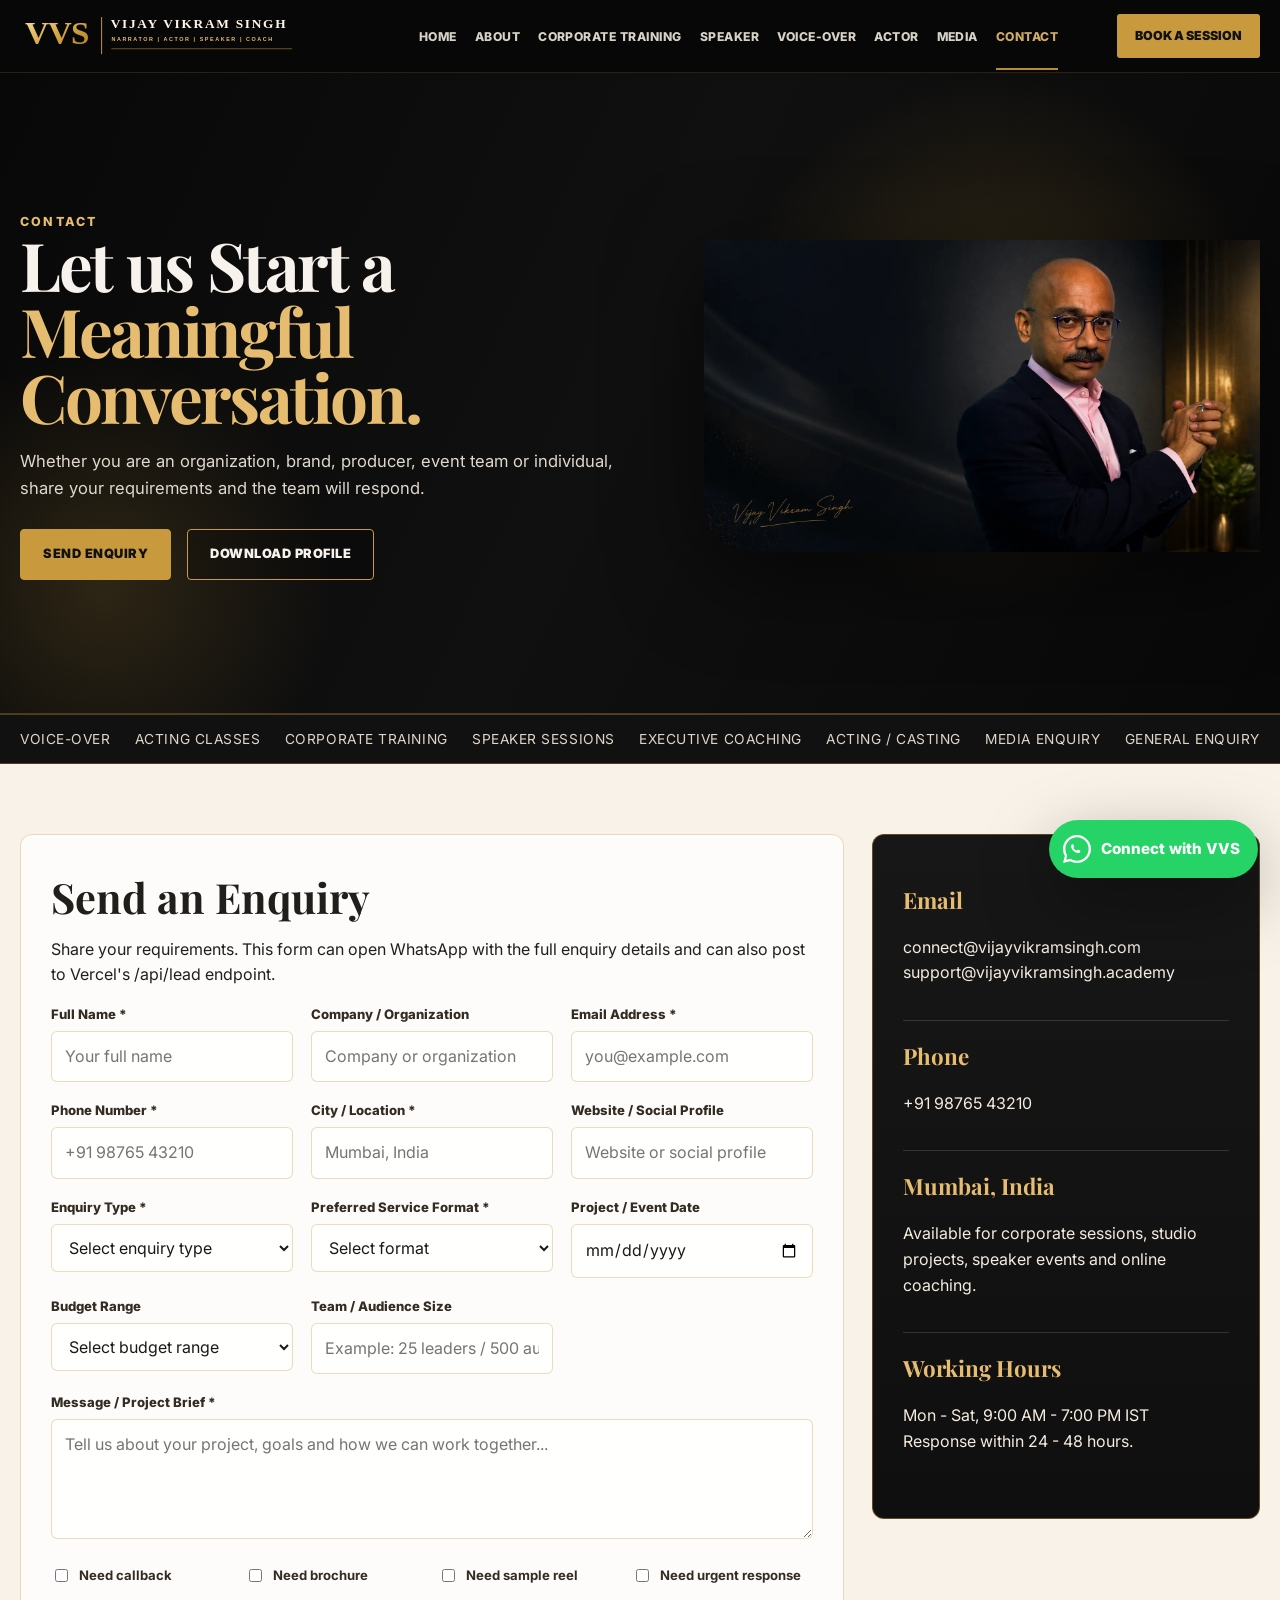
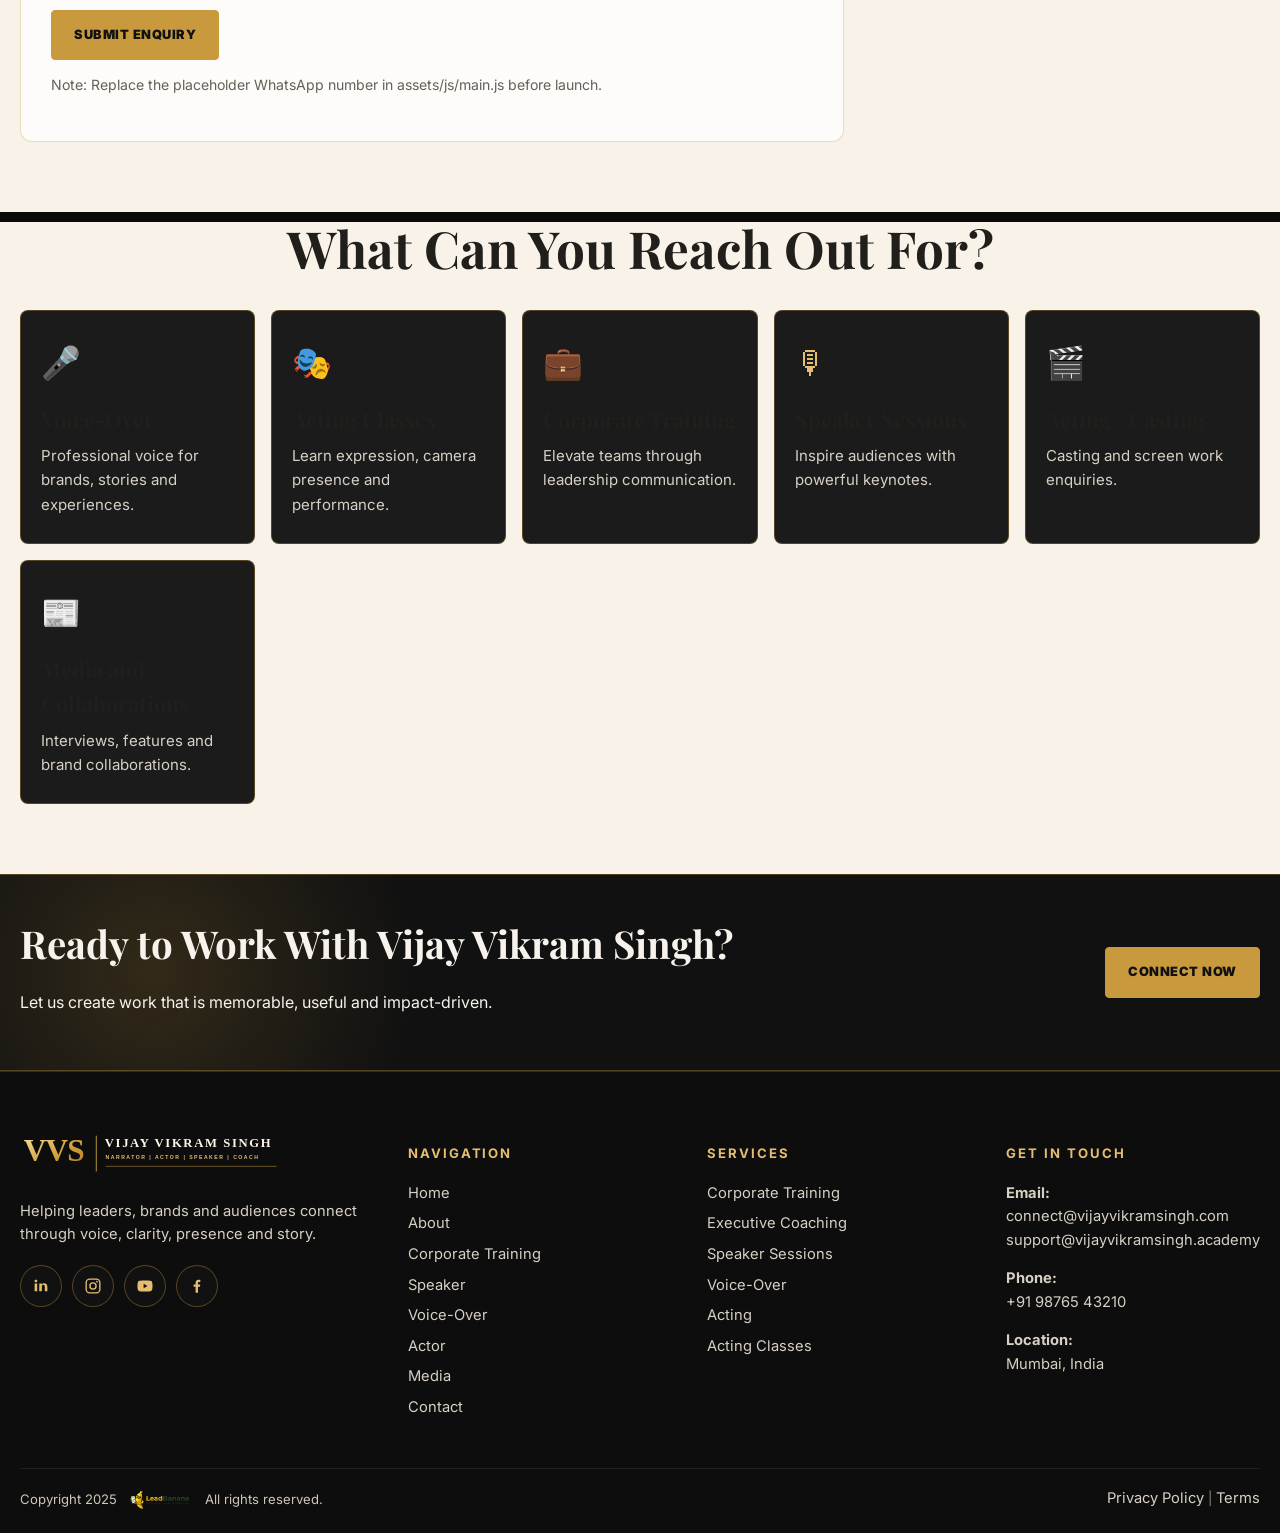
<file: contact.html>
<!doctype html>
<html lang="en">
<head>
  <meta charset="utf-8">
  <meta name="viewport" content="width=device-width, initial-scale=1">
  <title>Contact Vijay Vikram Singh - Training, Speaking, Voice-Over and Acting Enquiries</title>
  <meta name="description" content="Contact Vijay Vikram Singh for voice-over, acting classes, corporate training, speaker bookings and other enquiries.">
  <meta name="theme-color" content="#090909">
  <link rel="preconnect" href="https://fonts.googleapis.com">
  <link rel="preconnect" href="https://fonts.gstatic.com" crossorigin>
  <link href="https://fonts.googleapis.com/css2?family=Inter:wght@400;500;700;800;900&family=Playfair+Display:wght@600;700;800&display=swap" rel="stylesheet">
  <link rel="icon" type="image/svg+xml" href="/assets/images/favicon.svg">
  <link rel="stylesheet" href="assets/css/styles.css">
  <script type="application/ld+json">
  {
    "@context": "https://schema.org",
    "@type": "Person",
    "name": "Vijay Vikram Singh",
    "url": "https://www.vijayvikramsingh.com/",
    "jobTitle": "Narrator, Actor, Speaker and Communication Coach",
    "sameAs": []
  }
  </script>
</head>
<body>
<header class="site-header">
  <div class="container nav-wrap">
    <a href="index.html" class="logo" aria-label="Vijay Vikram Singh home"><img src="/assets/images/logo-vvs.svg" alt="Vijay Vikram Singh logo"></a>
    <button class="menu-toggle" type="button" aria-label="Open menu">Menu</button>
    <nav class="nav" aria-label="Primary navigation">
      <a href="index.html">Home</a>
<a href="about.html">About</a>
<a href="training.html">Corporate Training</a>
<a href="speaker.html">Speaker</a>
<a href="voice-over.html">Voice-Over</a>
<a href="actor.html">Actor</a>
<a href="media.html">Media</a>
<a href="contact.html" class="active">Contact</a>
    </nav>
    <a class="header-cta" href="contact.html">Book a Session</a>
  </div>
</header>
<section class="hero">
  <div class="container hero-grid">
    <div class="hero-copy">
      <div class="eyebrow">Contact</div>
      <h1>Let us Start a <span class="gold">Meaningful Conversation.</span></h1>
      <p>Whether you are an organization, brand, producer, event team or individual, share your requirements and the team will respond.</p>
      <div class="cta-row"><a class="btn btn-primary" href="#leadForm">Send Enquiry</a><a class="btn btn-secondary" href="#leadForm">Download Profile</a></div>
    </div>
    <div class="hero-image"><img src="assets/images/hero-vijay.webp" alt="Vijay Vikram Singh portrait"></div>
  </div>
</section><div class="service-strip"><div class="container"><a>Voice-Over</a><a>Acting Classes</a><a>Corporate Training</a><a>Speaker Sessions</a><a>Executive Coaching</a><a>Acting / Casting</a><a>Media Enquiry</a><a>General Enquiry</a></div></div>
<section class="form-section ivory"><div class="container contact-layout">
  <div class="form-card">
    <h2 class="section-title" style="font-size:2.6rem">Send an Enquiry</h2>
    <p>Share your requirements. This form can open WhatsApp with the full enquiry details and can also post to Vercel's /api/lead endpoint.</p>
    <form id="leadForm">
      <div class="form-grid">
        <div><label for="fullName">Full Name *</label><input id="fullName" name="fullName" required placeholder="Your full name"></div>
        <div><label for="company">Company / Organization</label><input id="company" name="company" placeholder="Company or organization"></div>
        <div><label for="email">Email Address *</label><input id="email" name="email" type="email" required placeholder="you@example.com"></div>
        <div><label for="phone">Phone Number *</label><input id="phone" name="phone" required placeholder="+91 98765 43210"></div>
        <div><label for="city">City / Location *</label><input id="city" name="city" required placeholder="Mumbai, India"></div>
        <div><label for="website">Website / Social Profile</label><input id="website" name="website" placeholder="Website or social profile"></div>
        <div><label for="enquiryType">Enquiry Type *</label><select id="enquiryType" name="enquiryType" required><option value="">Select enquiry type</option><option>Voice-Over</option><option>Acting Classes</option><option>Corporate Training</option><option>Speaker Sessions</option><option>Executive Coaching</option><option>Acting / Casting</option><option>Media Enquiry</option><option>Other Service Enquiry</option></select></div>
        <div><label for="serviceFormat">Preferred Service Format *</label><select id="serviceFormat" name="serviceFormat" required><option value="">Select format</option><option>Online</option><option>Offline</option><option>Hybrid</option><option>Studio Recording</option><option>Event Appearance</option><option>Workshop / Batch</option></select></div>
        <div><label for="projectDate">Project / Event Date</label><input id="projectDate" name="projectDate" type="date"></div>
        <div><label for="budget">Budget Range</label><select id="budget" name="budget"><option value="">Select budget range</option><option>Below INR 50,000</option><option>INR 50,000 - 1,00,000</option><option>INR 1,00,000 - 3,00,000</option><option>INR 3,00,000+</option><option>Need quote</option></select></div>
        <div><label for="audienceSize">Team / Audience Size</label><input id="audienceSize" name="audienceSize" placeholder="Example: 25 leaders / 500 audience"></div>
        <div data-detail-block="Voice-Over"><label for="voiceDetail">For Voice-Over</label><input id="voiceDetail" name="voiceDetail" placeholder="Script duration / language / category"></div>
        <div data-detail-block="Acting Classes"><label for="actingDetail">For Acting Classes</label><input id="actingDetail" name="actingDetail" placeholder="Individual / workshop / batch"></div>
        <div data-detail-block="Corporate Training"><label for="trainingDetail">For Corporate Training</label><input id="trainingDetail" name="trainingDetail" placeholder="Leadership team / managers / sales team"></div>
        <div class="field-full"><label for="message">Message / Project Brief *</label><textarea id="message" name="message" required placeholder="Tell us about your project, goals and how we can work together..."></textarea></div>
      </div>
      <div class="checks"><label><input type="checkbox" name="needs" value="Need callback">Need callback</label><label><input type="checkbox" name="needs" value="Need brochure">Need brochure</label><label><input type="checkbox" name="needs" value="Need sample reel">Need sample reel</label><label><input type="checkbox" name="needs" value="Need urgent response">Need urgent response</label></div>
      <button class="btn btn-primary" type="submit">Submit Enquiry</button>
      <div id="formStatus" class="status" aria-live="polite"></div>
      <p class="form-note">Note: Replace the placeholder WhatsApp number in assets/js/main.js before launch.</p>
    </form>
  </div>
  <aside class="contact-card">
    <div class="contact-item"><strong>Email</strong><p>connect@vijayvikramsingh.com<br>support@vijayvikramsingh.academy</p></div>
    <div class="contact-item"><strong>Phone</strong><p>+91 98765 43210</p></div>
    <div class="contact-item"><strong>Mumbai, India</strong><p>Available for corporate sessions, studio projects, speaker events and online coaching.</p></div>
    <div class="contact-item"><strong>Working Hours</strong><p>Mon - Sat, 9:00 AM - 7:00 PM IST<br>Response within 24 - 48 hours.</p></div>
  </aside>
</div></section>
<section class="ivory"><div class="container" style="padding:0 0 70px"><div class="section-head"><h2 class="section-title">What Can You Reach Out For?</h2></div><div class="cards"><article class="card"><div class="icon">&#127908;</div><h3>Voice-Over</h3><p>Professional voice for brands, stories and experiences.</p></article><article class="card"><div class="icon">&#127917;</div><h3>Acting Classes</h3><p>Learn expression, camera presence and performance.</p></article><article class="card"><div class="icon">&#128188;</div><h3>Corporate Training</h3><p>Elevate teams through leadership communication.</p></article><article class="card"><div class="icon">&#127897;</div><h3>Speaker Sessions</h3><p>Inspire audiences with powerful keynotes.</p></article><article class="card"><div class="icon">&#127916;</div><h3>Acting / Casting</h3><p>Casting and screen work enquiries.</p></article><article class="card"><div class="icon">&#128240;</div><h3>Media and Collaborations</h3><p>Interviews, features and brand collaborations.</p></article></div></div></section><section class="banner-cta"><div class="container banner-inner"><div><h2>Ready to Work With Vijay Vikram Singh?</h2><p>Let us create work that is memorable, useful and impact-driven.</p></div><a class="btn btn-primary" href="contact.html#leadForm">Connect Now</a></div></section>
<footer class="footer">
  <div class="container footer-grid">
    <div>
      <img class="footer-logo" src="/assets/images/logo-vvs.svg" alt="Vijay Vikram Singh logo">
      <p>Helping leaders, brands and audiences connect through voice, clarity, presence and story.</p>
      
<div class="socials">
  <a href="#" aria-label="LinkedIn" title="LinkedIn"><svg viewBox="0 0 24 24" aria-hidden="true"><path d="M6.94 8.5V19H3.5V8.5h3.44ZM5.22 7.06c-1.1 0-1.84-.77-1.84-1.73 0-.98.76-1.73 1.88-1.73s1.83.75 1.85 1.73c0 .96-.74 1.73-1.89 1.73Zm15.28 5.52V19h-3.43v-6.03c0-1.52-.54-2.56-1.9-2.56-1.03 0-1.65.7-1.92 1.38-.1.24-.12.58-.12.92V19H9.7s.05-9.57 0-10.5h3.43v1.49c.46-.7 1.28-1.69 3.11-1.69 2.27 0 4.26 1.48 4.26 4.67Z" fill="currentColor"/></svg></a>
  <a href="#" aria-label="Instagram" title="Instagram"><svg viewBox="0 0 24 24" aria-hidden="true"><path d="M7.5 2h9A5.5 5.5 0 0 1 22 7.5v9a5.5 5.5 0 0 1-5.5 5.5h-9A5.5 5.5 0 0 1 2 16.5v-9A5.5 5.5 0 0 1 7.5 2Zm0 1.8A3.7 3.7 0 0 0 3.8 7.5v9a3.7 3.7 0 0 0 3.7 3.7h9a3.7 3.7 0 0 0 3.7-3.7v-9a3.7 3.7 0 0 0-3.7-3.7h-9Zm9.8 1.35a1.15 1.15 0 1 1 0 2.3 1.15 1.15 0 0 1 0-2.3ZM12 7a5 5 0 1 1 0 10 5 5 0 0 1 0-10Zm0 1.8A3.2 3.2 0 1 0 12 15.2 3.2 3.2 0 0 0 12 8.8Z" fill="currentColor"/></svg></a>
  <a href="#" aria-label="YouTube" title="YouTube"><svg viewBox="0 0 24 24" aria-hidden="true"><path d="M21.58 7.19a2.9 2.9 0 0 0-2.04-2.05C17.74 4.66 12 4.66 12 4.66s-5.74 0-7.54.48A2.9 2.9 0 0 0 2.42 7.2C1.95 9 1.95 12 1.95 12s0 3 .47 4.8a2.9 2.9 0 0 0 2.04 2.05c1.8.48 7.54.48 7.54.48s5.74 0 7.54-.48a2.9 2.9 0 0 0 2.04-2.05c.47-1.8.47-4.8.47-4.8s0-3-.47-4.8ZM10.16 15.02V8.98L15.4 12l-5.24 3.02Z" fill="currentColor"/></svg></a>
  <a href="#" aria-label="Facebook" title="Facebook"><svg viewBox="0 0 24 24" aria-hidden="true"><path d="M13.32 21v-7.84h2.63l.39-3.06h-3.02V8.14c0-.89.25-1.49 1.52-1.49h1.62V3.9c-.28-.04-1.24-.12-2.37-.12-2.35 0-3.96 1.44-3.96 4.08v2.24H7.48v3.06h2.65V21h3.19Z" fill="currentColor"/></svg></a>
</div>
    </div>
    <div>
      <h4>Navigation</h4>
      <ul><li><a href="index.html">Home</a></li><li><a href="about.html">About</a></li><li><a href="training.html">Corporate Training</a></li><li><a href="speaker.html">Speaker</a></li><li><a href="voice-over.html">Voice-Over</a></li><li><a href="actor.html">Actor</a></li><li><a href="media.html">Media</a></li><li><a href="contact.html">Contact</a></li></ul>
    </div>
    <div>
      <h4>Services</h4>
      <ul><li><a href="training.html">Corporate Training</a></li><li><a href="contact.html#leadForm">Executive Coaching</a></li><li><a href="speaker.html">Speaker Sessions</a></li><li><a href="voice-over.html">Voice-Over</a></li><li><a href="actor.html">Acting</a></li><li><a href="contact.html#leadForm">Acting Classes</a></li></ul>
    </div>
    <div>
      <h4>Get in Touch</h4>
      <p><strong>Email:</strong><br>connect@vijayvikramsingh.com<br>support@vijayvikramsingh.academy</p>
      <p><strong>Phone:</strong><br>+91 98765 43210</p>
      <p><strong>Location:</strong><br>Mumbai, India</p>
    </div>
  </div>
  <div class="container footer-bottom">
    <span class="copyright-line">Copyright 2025 <a class="lead-banana-link" href="https://www.leadbanana.in" target="_blank" rel="noopener"><img class="lead-banana-logo" src="/assets/images/lead-banana-india-logo.png" alt="Lead Banana India logo"></a> All rights reserved.</span>
    <span><a href="#">Privacy Policy</a> | <a href="#">Terms</a></span>
  </div>
</footer>

<div class="whatsapp-bot" id="whatsappBot">
  <div class="bot-panel">
    <div class="bot-head"><strong>VVS WhatsApp Assistant</strong><span>Choose a service or send a custom message.</span></div>
    <div class="bot-body">
      <button class="bot-option" data-message="Hi, I want to enquire about Corporate Training with Vijay Vikram Singh.">Corporate Training</button>
      <button class="bot-option" data-message="Hi, I want to enquire about Voice-Over work with Vijay Vikram Singh.">Voice-Over Enquiry</button>
      <button class="bot-option" data-message="Hi, I want to enquire about Acting Classes with Vijay Vikram Singh.">Acting Classes</button>
      <button class="bot-option" data-message="Hi, I want to invite Vijay Vikram Singh as a speaker.">Speaker Booking</button>
      <div class="bot-input"><input id="botMessage" type="text" placeholder="Type your message"><button class="btn btn-primary" id="botSend" type="button">Send</button></div>
    </div>
    <a class="bot-powered" href="https://www.leadbanana.in" target="_blank" rel="noopener">
      <span>Powered by</span>
      <img src="/assets/images/lead-banana-india-logo.png" alt="Lead Banana India">
    </a>
  </div>
  <button class="bot-float" type="button" aria-label="Connect with VVS on WhatsApp">
    <span class="bot-float-icon"><svg viewBox="0 0 32 32" aria-hidden="true"><path fill="currentColor" d="M19.11 17.56c-.26-.13-1.51-.74-1.75-.82-.23-.09-.4-.13-.57.13-.17.26-.65.82-.8.99-.15.17-.3.2-.56.07-.26-.13-1.1-.4-2.09-1.27-.77-.69-1.29-1.54-1.44-1.8-.15-.26-.02-.4.11-.53.12-.12.26-.3.39-.45.13-.15.17-.26.26-.43.09-.17.04-.33-.02-.46-.07-.13-.57-1.38-.78-1.89-.21-.5-.43-.43-.57-.43l-.49-.01c-.17 0-.46.07-.7.33-.24.26-.92.9-.92 2.2 0 1.29.94 2.54 1.07 2.71.13.17 1.85 2.83 4.48 3.97.63.27 1.12.43 1.51.55.63.2 1.2.17 1.65.1.51-.08 1.51-.62 1.73-1.21.21-.59.21-1.1.15-1.21-.07-.1-.24-.16-.5-.29Z"/><path fill="currentColor" d="M27.12 4.86A15.82 15.82 0 0 0 16 0C7.16 0 0 7.16 0 16c0 2.82.74 5.58 2.13 8L0 32l8.21-2.09A15.94 15.94 0 0 0 16 32c8.84 0 16-7.16 16-16 0-4.27-1.66-8.29-4.88-11.14ZM16 29.3c-2.48 0-4.91-.67-7.03-1.93l-.5-.3-4.87 1.24 1.3-4.74-.33-.49A13.25 13.25 0 0 1 2.71 16C2.71 8.67 8.67 2.71 16 2.71c3.55 0 6.89 1.38 9.39 3.89a13.2 13.2 0 0 1 3.9 9.39c0 7.34-5.96 13.3-13.29 13.3Z"/></svg></span>
    <span>Connect with VVS</span>
  </button>
</div>
<script src="assets/js/main.js"></script>
</body>
</html>
</file>
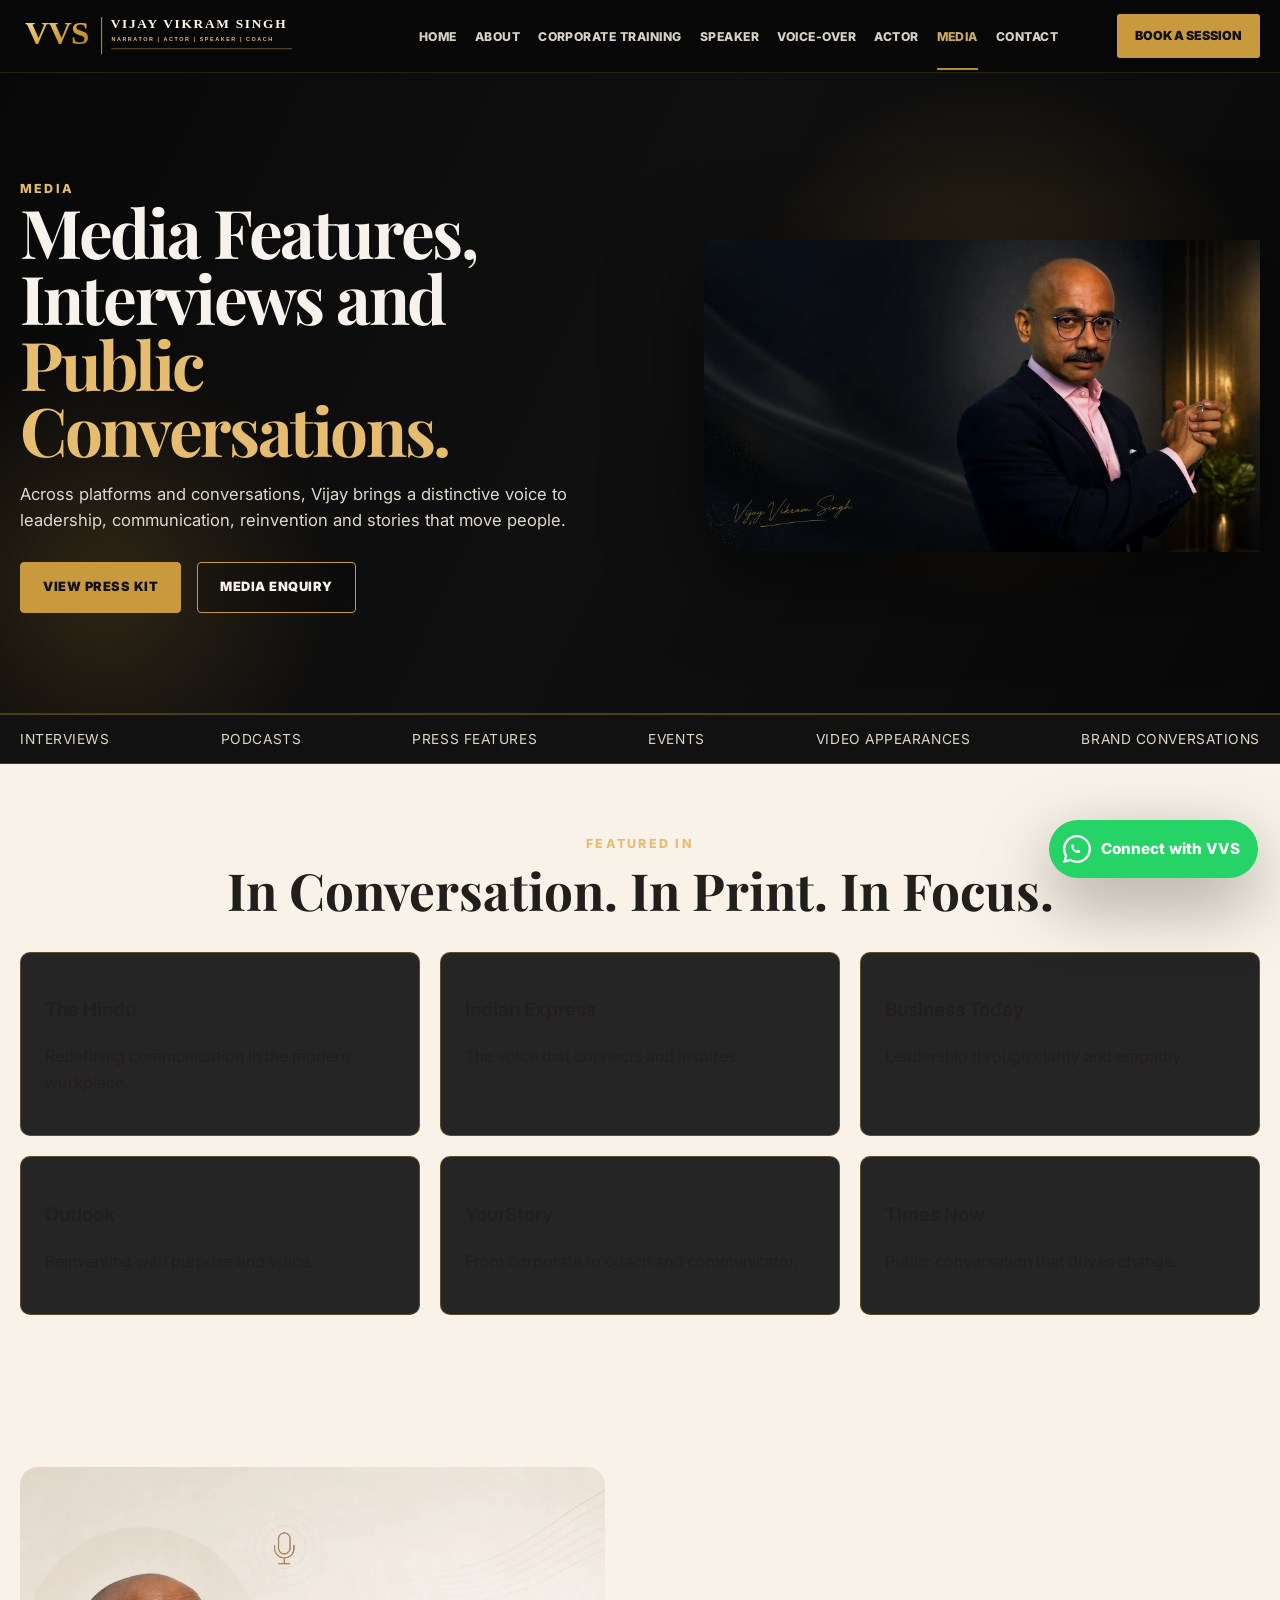
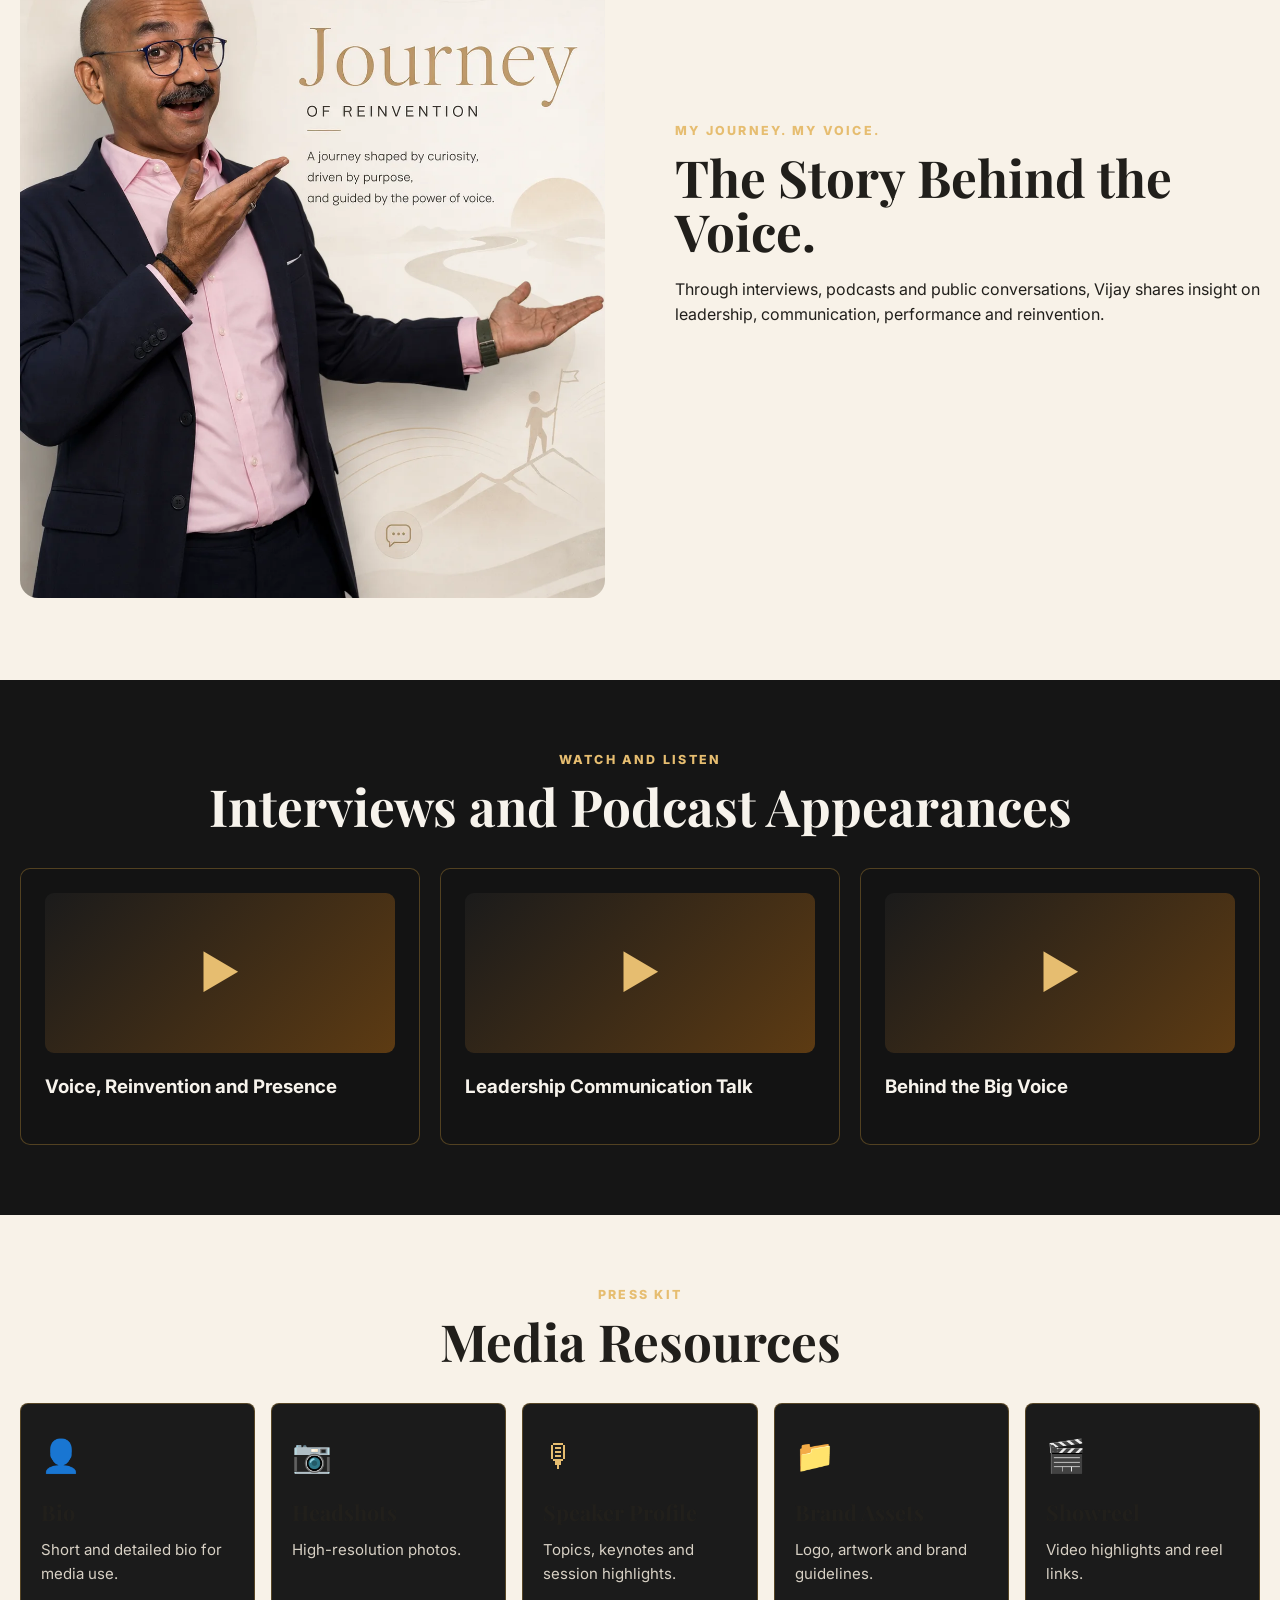
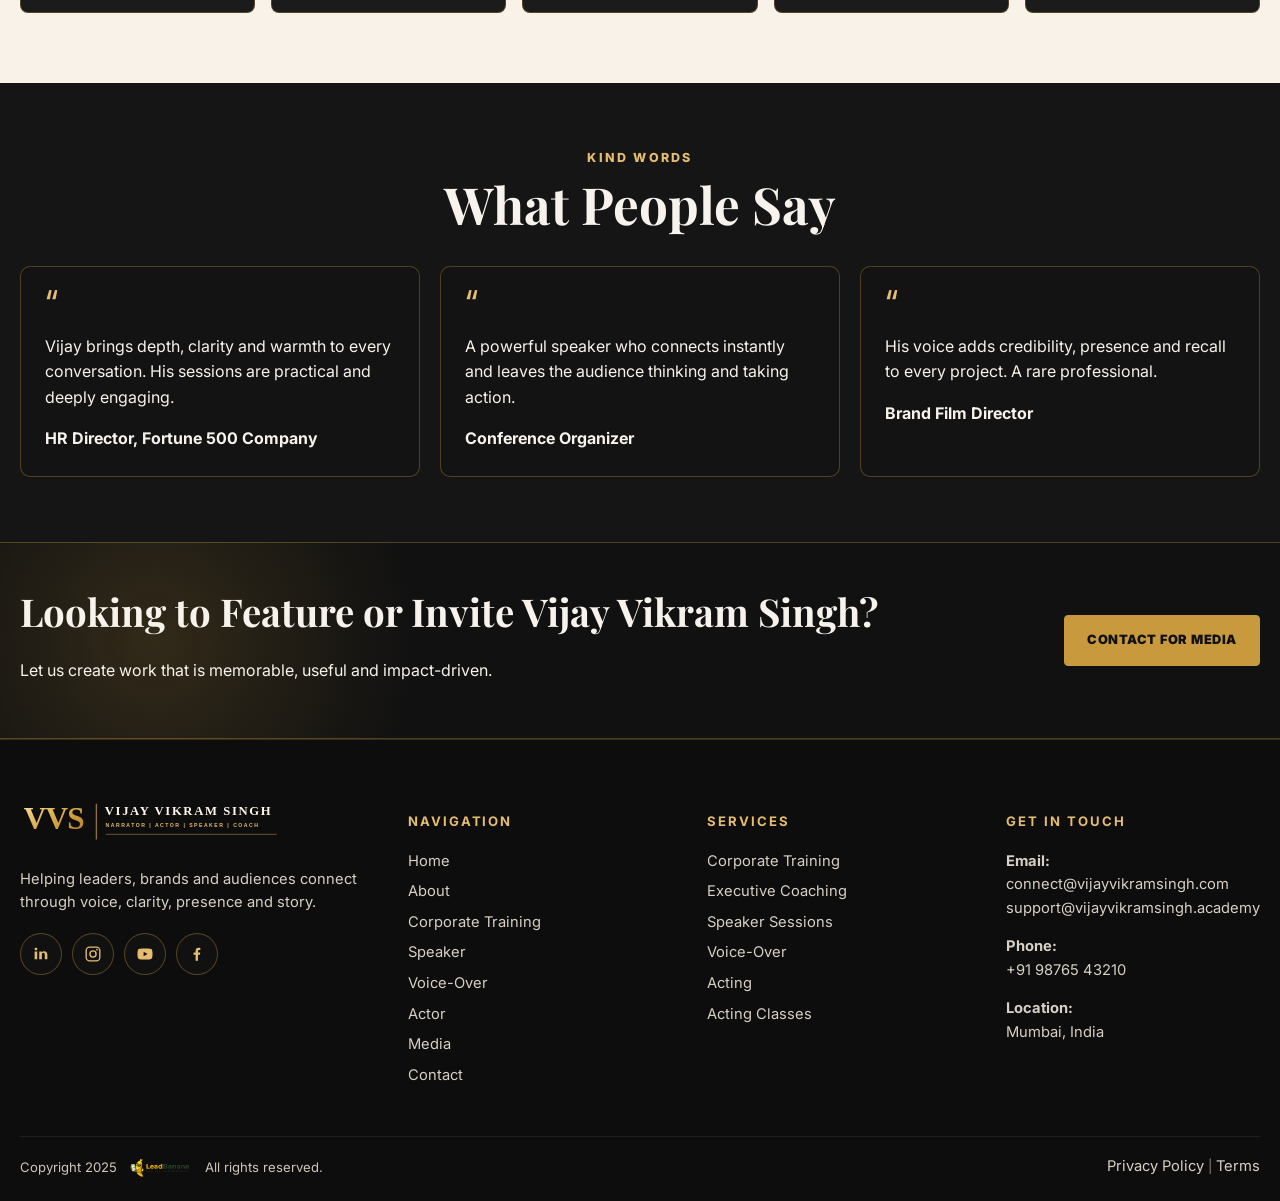
<file: media.html>
<!doctype html>
<html lang="en">
<head>
  <meta charset="utf-8">
  <meta name="viewport" content="width=device-width, initial-scale=1">
  <title>Vijay Vikram Singh Media, Interviews and Press</title>
  <meta name="description" content="Media features, interviews, podcasts and press resources for Vijay Vikram Singh.">
  <meta name="theme-color" content="#090909">
  <link rel="preconnect" href="https://fonts.googleapis.com">
  <link rel="preconnect" href="https://fonts.gstatic.com" crossorigin>
  <link href="https://fonts.googleapis.com/css2?family=Inter:wght@400;500;700;800;900&family=Playfair+Display:wght@600;700;800&display=swap" rel="stylesheet">
  <link rel="icon" type="image/svg+xml" href="/assets/images/favicon.svg">
  <link rel="stylesheet" href="assets/css/styles.css">
  <script type="application/ld+json">
  {
    "@context": "https://schema.org",
    "@type": "Person",
    "name": "Vijay Vikram Singh",
    "url": "https://www.vijayvikramsingh.com/",
    "jobTitle": "Narrator, Actor, Speaker and Communication Coach",
    "sameAs": []
  }
  </script>
</head>
<body>
<header class="site-header">
  <div class="container nav-wrap">
    <a href="index.html" class="logo" aria-label="Vijay Vikram Singh home"><img src="/assets/images/logo-vvs.svg" alt="Vijay Vikram Singh logo"></a>
    <button class="menu-toggle" type="button" aria-label="Open menu">Menu</button>
    <nav class="nav" aria-label="Primary navigation">
      <a href="index.html">Home</a>
<a href="about.html">About</a>
<a href="training.html">Corporate Training</a>
<a href="speaker.html">Speaker</a>
<a href="voice-over.html">Voice-Over</a>
<a href="actor.html">Actor</a>
<a href="media.html" class="active">Media</a>
<a href="contact.html">Contact</a>
    </nav>
    <a class="header-cta" href="contact.html">Book a Session</a>
  </div>
</header>
<section class="hero">
  <div class="container hero-grid">
    <div class="hero-copy">
      <div class="eyebrow">Media</div>
      <h1>Media Features, Interviews and <span class="gold">Public Conversations.</span></h1>
      <p>Across platforms and conversations, Vijay brings a distinctive voice to leadership, communication, reinvention and stories that move people.</p>
      <div class="cta-row"><a class="btn btn-primary" href="#press-kit">View Press Kit</a><a class="btn btn-secondary" href="contact.html#leadForm">Media Enquiry</a></div>
    </div>
    <div class="hero-image"><img src="assets/images/hero-vijay.webp" alt="Vijay Vikram Singh portrait"></div>
  </div>
</section><div class="service-strip"><div class="container"><a>Interviews</a><a>Podcasts</a><a>Press Features</a><a>Events</a><a>Video Appearances</a><a>Brand Conversations</a></div></div>
<section class="ivory"><div class="container" style="padding:70px 0"><div class="section-head"><div class="eyebrow">Featured In</div><h2 class="section-title">In Conversation. In Print. In Focus.</h2></div><div class="media-grid"><div class="resource-card"><h3>The Hindu</h3><p>Redefining communication in the modern workplace.</p></div><div class="resource-card"><h3>Indian Express</h3><p>The voice that connects and inspires.</p></div><div class="resource-card"><h3>Business Today</h3><p>Leadership through clarity and empathy.</p></div><div class="resource-card"><h3>Outlook</h3><p>Reinventing with purpose and voice.</p></div><div class="resource-card"><h3>YourStory</h3><p>From corporate to coach and communicator.</p></div><div class="resource-card"><h3>Times Now</h3><p>Public conversation that drives change.</p></div></div></div></section>
<section class="ivory"><div class="container split"><div class="card-image soft"><img src="assets/images/journey-vijay.webp" alt="Vijay Vikram Singh media story"></div><div><div class="eyebrow">My Journey. My Voice.</div><h2 class="section-title">The Story Behind the Voice.</h2><p>Through interviews, podcasts and public conversations, Vijay shares insight on leadership, communication, performance and reinvention.</p></div></div></section>
<section class="dark"><div class="container" style="padding:70px 0"><div class="section-head"><div class="eyebrow">Watch and Listen</div><h2 class="section-title">Interviews and Podcast Appearances</h2></div><div class="media-grid"><div class="video-card"><div class="video-thumb">&#9658;</div><h3>Voice, Reinvention and Presence</h3></div><div class="video-card"><div class="video-thumb">&#9658;</div><h3>Leadership Communication Talk</h3></div><div class="video-card"><div class="video-thumb">&#9658;</div><h3>Behind the Big Voice</h3></div></div></div></section>
<section class="ivory" id="press-kit"><div class="container" style="padding:70px 0"><div class="section-head"><div class="eyebrow">Press Kit</div><h2 class="section-title">Media Resources</h2></div><div class="cards"><article class="card"><div class="icon">&#128100;</div><h3>Bio</h3><p>Short and detailed bio for media use.</p></article><article class="card"><div class="icon">&#128247;</div><h3>Headshots</h3><p>High-resolution photos.</p></article><article class="card"><div class="icon">&#127897;</div><h3>Speaker Profile</h3><p>Topics, keynotes and session highlights.</p></article><article class="card"><div class="icon">&#128193;</div><h3>Brand Assets</h3><p>Logo, artwork and brand guidelines.</p></article><article class="card"><div class="icon">&#127916;</div><h3>Showreel</h3><p>Video highlights and reel links.</p></article></div></div></section>
<section class="testimonials dark"><div class="container"><div class="section-head"><div class="eyebrow">Kind Words</div><h2 class="section-title">What People Say</h2></div><div class="test-grid"><article class="testimonial"><div class="quote">&ldquo;</div><p>Vijay brings depth, clarity and warmth to every conversation. His sessions are practical and deeply engaging.</p><strong>HR Director, Fortune 500 Company</strong></article><article class="testimonial"><div class="quote">&ldquo;</div><p>A powerful speaker who connects instantly and leaves the audience thinking and taking action.</p><strong>Conference Organizer</strong></article><article class="testimonial"><div class="quote">&ldquo;</div><p>His voice adds credibility, presence and recall to every project. A rare professional.</p><strong>Brand Film Director</strong></article></div></div></section><section class="banner-cta"><div class="container banner-inner"><div><h2>Looking to Feature or Invite Vijay Vikram Singh?</h2><p>Let us create work that is memorable, useful and impact-driven.</p></div><a class="btn btn-primary" href="contact.html#leadForm">Contact for Media</a></div></section>
<footer class="footer">
  <div class="container footer-grid">
    <div>
      <img class="footer-logo" src="/assets/images/logo-vvs.svg" alt="Vijay Vikram Singh logo">
      <p>Helping leaders, brands and audiences connect through voice, clarity, presence and story.</p>
      
<div class="socials">
  <a href="#" aria-label="LinkedIn" title="LinkedIn"><svg viewBox="0 0 24 24" aria-hidden="true"><path d="M6.94 8.5V19H3.5V8.5h3.44ZM5.22 7.06c-1.1 0-1.84-.77-1.84-1.73 0-.98.76-1.73 1.88-1.73s1.83.75 1.85 1.73c0 .96-.74 1.73-1.89 1.73Zm15.28 5.52V19h-3.43v-6.03c0-1.52-.54-2.56-1.9-2.56-1.03 0-1.65.7-1.92 1.38-.1.24-.12.58-.12.92V19H9.7s.05-9.57 0-10.5h3.43v1.49c.46-.7 1.28-1.69 3.11-1.69 2.27 0 4.26 1.48 4.26 4.67Z" fill="currentColor"/></svg></a>
  <a href="#" aria-label="Instagram" title="Instagram"><svg viewBox="0 0 24 24" aria-hidden="true"><path d="M7.5 2h9A5.5 5.5 0 0 1 22 7.5v9a5.5 5.5 0 0 1-5.5 5.5h-9A5.5 5.5 0 0 1 2 16.5v-9A5.5 5.5 0 0 1 7.5 2Zm0 1.8A3.7 3.7 0 0 0 3.8 7.5v9a3.7 3.7 0 0 0 3.7 3.7h9a3.7 3.7 0 0 0 3.7-3.7v-9a3.7 3.7 0 0 0-3.7-3.7h-9Zm9.8 1.35a1.15 1.15 0 1 1 0 2.3 1.15 1.15 0 0 1 0-2.3ZM12 7a5 5 0 1 1 0 10 5 5 0 0 1 0-10Zm0 1.8A3.2 3.2 0 1 0 12 15.2 3.2 3.2 0 0 0 12 8.8Z" fill="currentColor"/></svg></a>
  <a href="#" aria-label="YouTube" title="YouTube"><svg viewBox="0 0 24 24" aria-hidden="true"><path d="M21.58 7.19a2.9 2.9 0 0 0-2.04-2.05C17.74 4.66 12 4.66 12 4.66s-5.74 0-7.54.48A2.9 2.9 0 0 0 2.42 7.2C1.95 9 1.95 12 1.95 12s0 3 .47 4.8a2.9 2.9 0 0 0 2.04 2.05c1.8.48 7.54.48 7.54.48s5.74 0 7.54-.48a2.9 2.9 0 0 0 2.04-2.05c.47-1.8.47-4.8.47-4.8s0-3-.47-4.8ZM10.16 15.02V8.98L15.4 12l-5.24 3.02Z" fill="currentColor"/></svg></a>
  <a href="#" aria-label="Facebook" title="Facebook"><svg viewBox="0 0 24 24" aria-hidden="true"><path d="M13.32 21v-7.84h2.63l.39-3.06h-3.02V8.14c0-.89.25-1.49 1.52-1.49h1.62V3.9c-.28-.04-1.24-.12-2.37-.12-2.35 0-3.96 1.44-3.96 4.08v2.24H7.48v3.06h2.65V21h3.19Z" fill="currentColor"/></svg></a>
</div>
    </div>
    <div>
      <h4>Navigation</h4>
      <ul><li><a href="index.html">Home</a></li><li><a href="about.html">About</a></li><li><a href="training.html">Corporate Training</a></li><li><a href="speaker.html">Speaker</a></li><li><a href="voice-over.html">Voice-Over</a></li><li><a href="actor.html">Actor</a></li><li><a href="media.html">Media</a></li><li><a href="contact.html">Contact</a></li></ul>
    </div>
    <div>
      <h4>Services</h4>
      <ul><li><a href="training.html">Corporate Training</a></li><li><a href="contact.html#leadForm">Executive Coaching</a></li><li><a href="speaker.html">Speaker Sessions</a></li><li><a href="voice-over.html">Voice-Over</a></li><li><a href="actor.html">Acting</a></li><li><a href="contact.html#leadForm">Acting Classes</a></li></ul>
    </div>
    <div>
      <h4>Get in Touch</h4>
      <p><strong>Email:</strong><br>connect@vijayvikramsingh.com<br>support@vijayvikramsingh.academy</p>
      <p><strong>Phone:</strong><br>+91 98765 43210</p>
      <p><strong>Location:</strong><br>Mumbai, India</p>
    </div>
  </div>
  <div class="container footer-bottom">
    <span class="copyright-line">Copyright 2025 <a class="lead-banana-link" href="https://www.leadbanana.in" target="_blank" rel="noopener"><img class="lead-banana-logo" src="/assets/images/lead-banana-india-logo.png" alt="Lead Banana India logo"></a> All rights reserved.</span>
    <span><a href="#">Privacy Policy</a> | <a href="#">Terms</a></span>
  </div>
</footer>

<div class="whatsapp-bot" id="whatsappBot">
  <div class="bot-panel">
    <div class="bot-head"><strong>VVS WhatsApp Assistant</strong><span>Choose a service or send a custom message.</span></div>
    <div class="bot-body">
      <button class="bot-option" data-message="Hi, I want to enquire about Corporate Training with Vijay Vikram Singh.">Corporate Training</button>
      <button class="bot-option" data-message="Hi, I want to enquire about Voice-Over work with Vijay Vikram Singh.">Voice-Over Enquiry</button>
      <button class="bot-option" data-message="Hi, I want to enquire about Acting Classes with Vijay Vikram Singh.">Acting Classes</button>
      <button class="bot-option" data-message="Hi, I want to invite Vijay Vikram Singh as a speaker.">Speaker Booking</button>
      <div class="bot-input"><input id="botMessage" type="text" placeholder="Type your message"><button class="btn btn-primary" id="botSend" type="button">Send</button></div>
    </div>
    <a class="bot-powered" href="https://www.leadbanana.in" target="_blank" rel="noopener">
      <span>Powered by</span>
      <img src="/assets/images/lead-banana-india-logo.png" alt="Lead Banana India">
    </a>
  </div>
  <button class="bot-float" type="button" aria-label="Connect with VVS on WhatsApp">
    <span class="bot-float-icon"><svg viewBox="0 0 32 32" aria-hidden="true"><path fill="currentColor" d="M19.11 17.56c-.26-.13-1.51-.74-1.75-.82-.23-.09-.4-.13-.57.13-.17.26-.65.82-.8.99-.15.17-.3.2-.56.07-.26-.13-1.1-.4-2.09-1.27-.77-.69-1.29-1.54-1.44-1.8-.15-.26-.02-.4.11-.53.12-.12.26-.3.39-.45.13-.15.17-.26.26-.43.09-.17.04-.33-.02-.46-.07-.13-.57-1.38-.78-1.89-.21-.5-.43-.43-.57-.43l-.49-.01c-.17 0-.46.07-.7.33-.24.26-.92.9-.92 2.2 0 1.29.94 2.54 1.07 2.71.13.17 1.85 2.83 4.48 3.97.63.27 1.12.43 1.51.55.63.2 1.2.17 1.65.1.51-.08 1.51-.62 1.73-1.21.21-.59.21-1.1.15-1.21-.07-.1-.24-.16-.5-.29Z"/><path fill="currentColor" d="M27.12 4.86A15.82 15.82 0 0 0 16 0C7.16 0 0 7.16 0 16c0 2.82.74 5.58 2.13 8L0 32l8.21-2.09A15.94 15.94 0 0 0 16 32c8.84 0 16-7.16 16-16 0-4.27-1.66-8.29-4.88-11.14ZM16 29.3c-2.48 0-4.91-.67-7.03-1.93l-.5-.3-4.87 1.24 1.3-4.74-.33-.49A13.25 13.25 0 0 1 2.71 16C2.71 8.67 8.67 2.71 16 2.71c3.55 0 6.89 1.38 9.39 3.89a13.2 13.2 0 0 1 3.9 9.39c0 7.34-5.96 13.3-13.29 13.3Z"/></svg></span>
    <span>Connect with VVS</span>
  </button>
</div>
<script src="assets/js/main.js"></script>
</body>
</html>
</file>
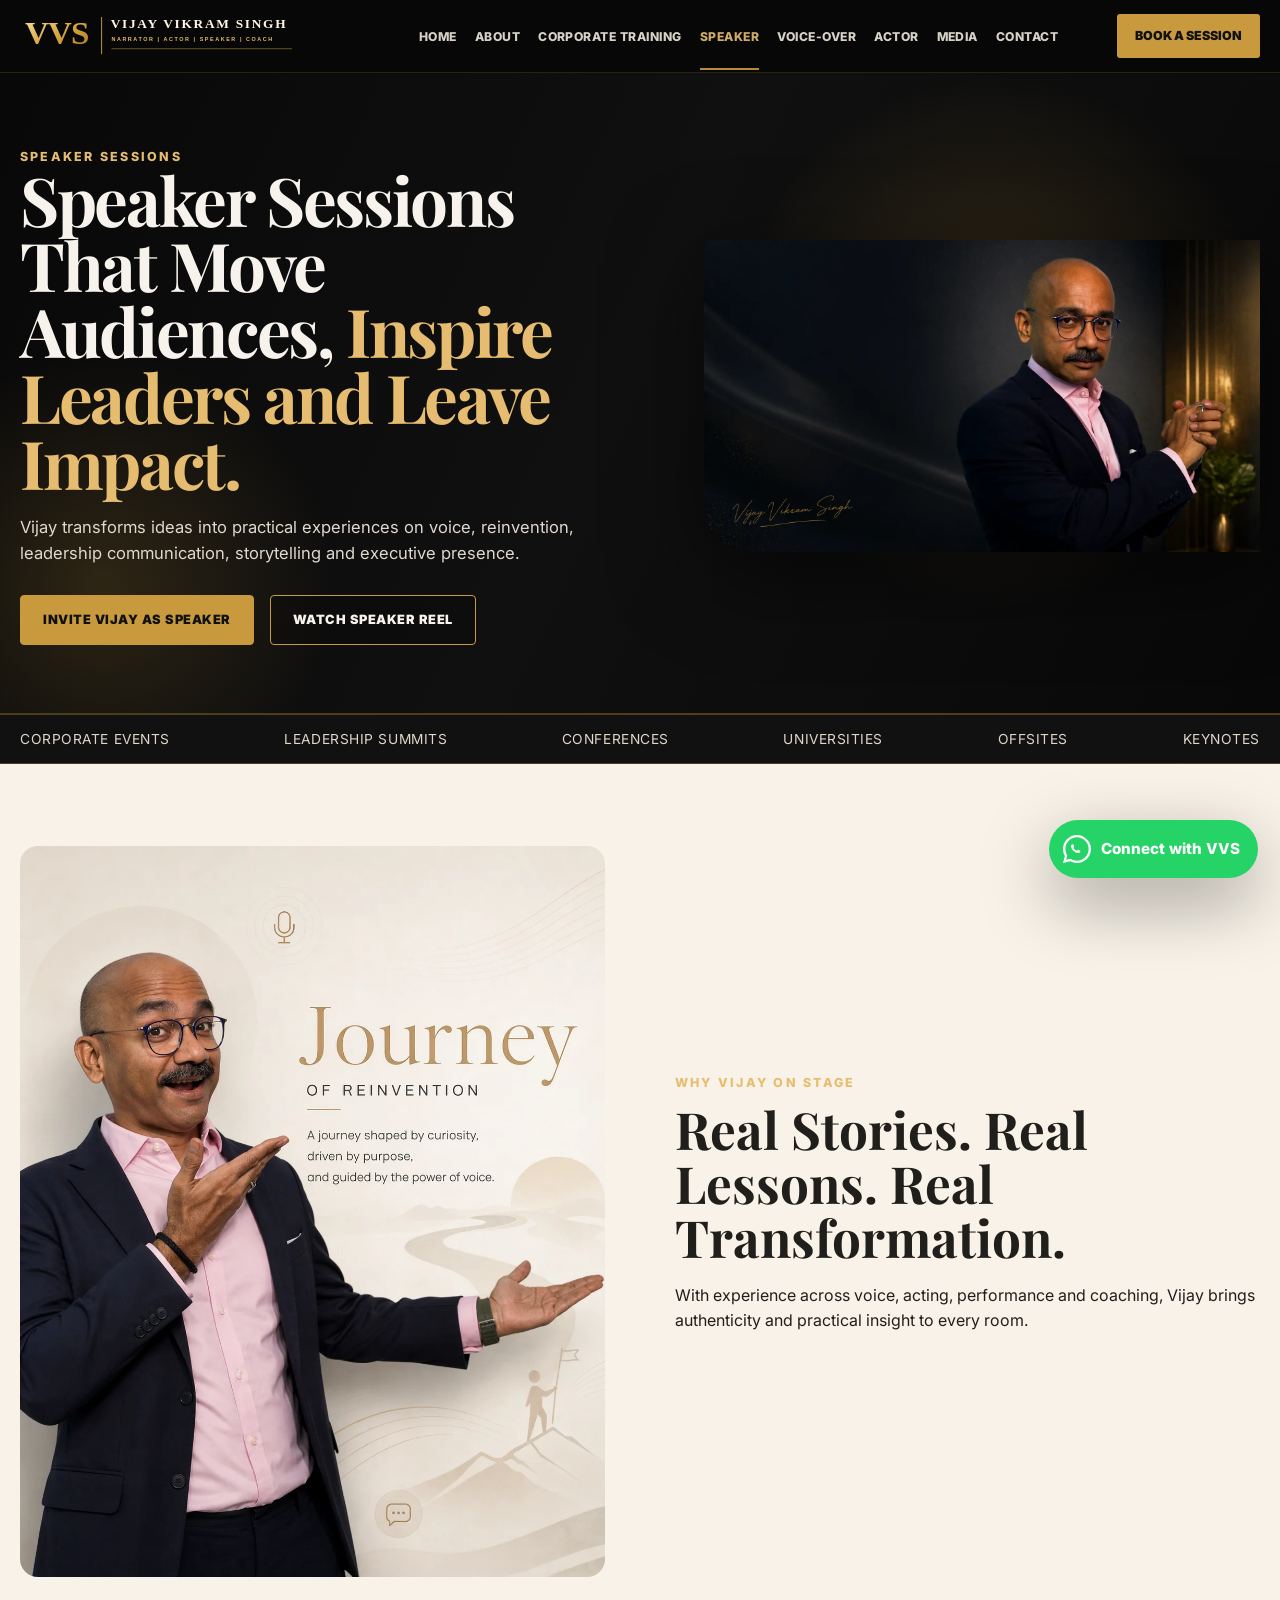
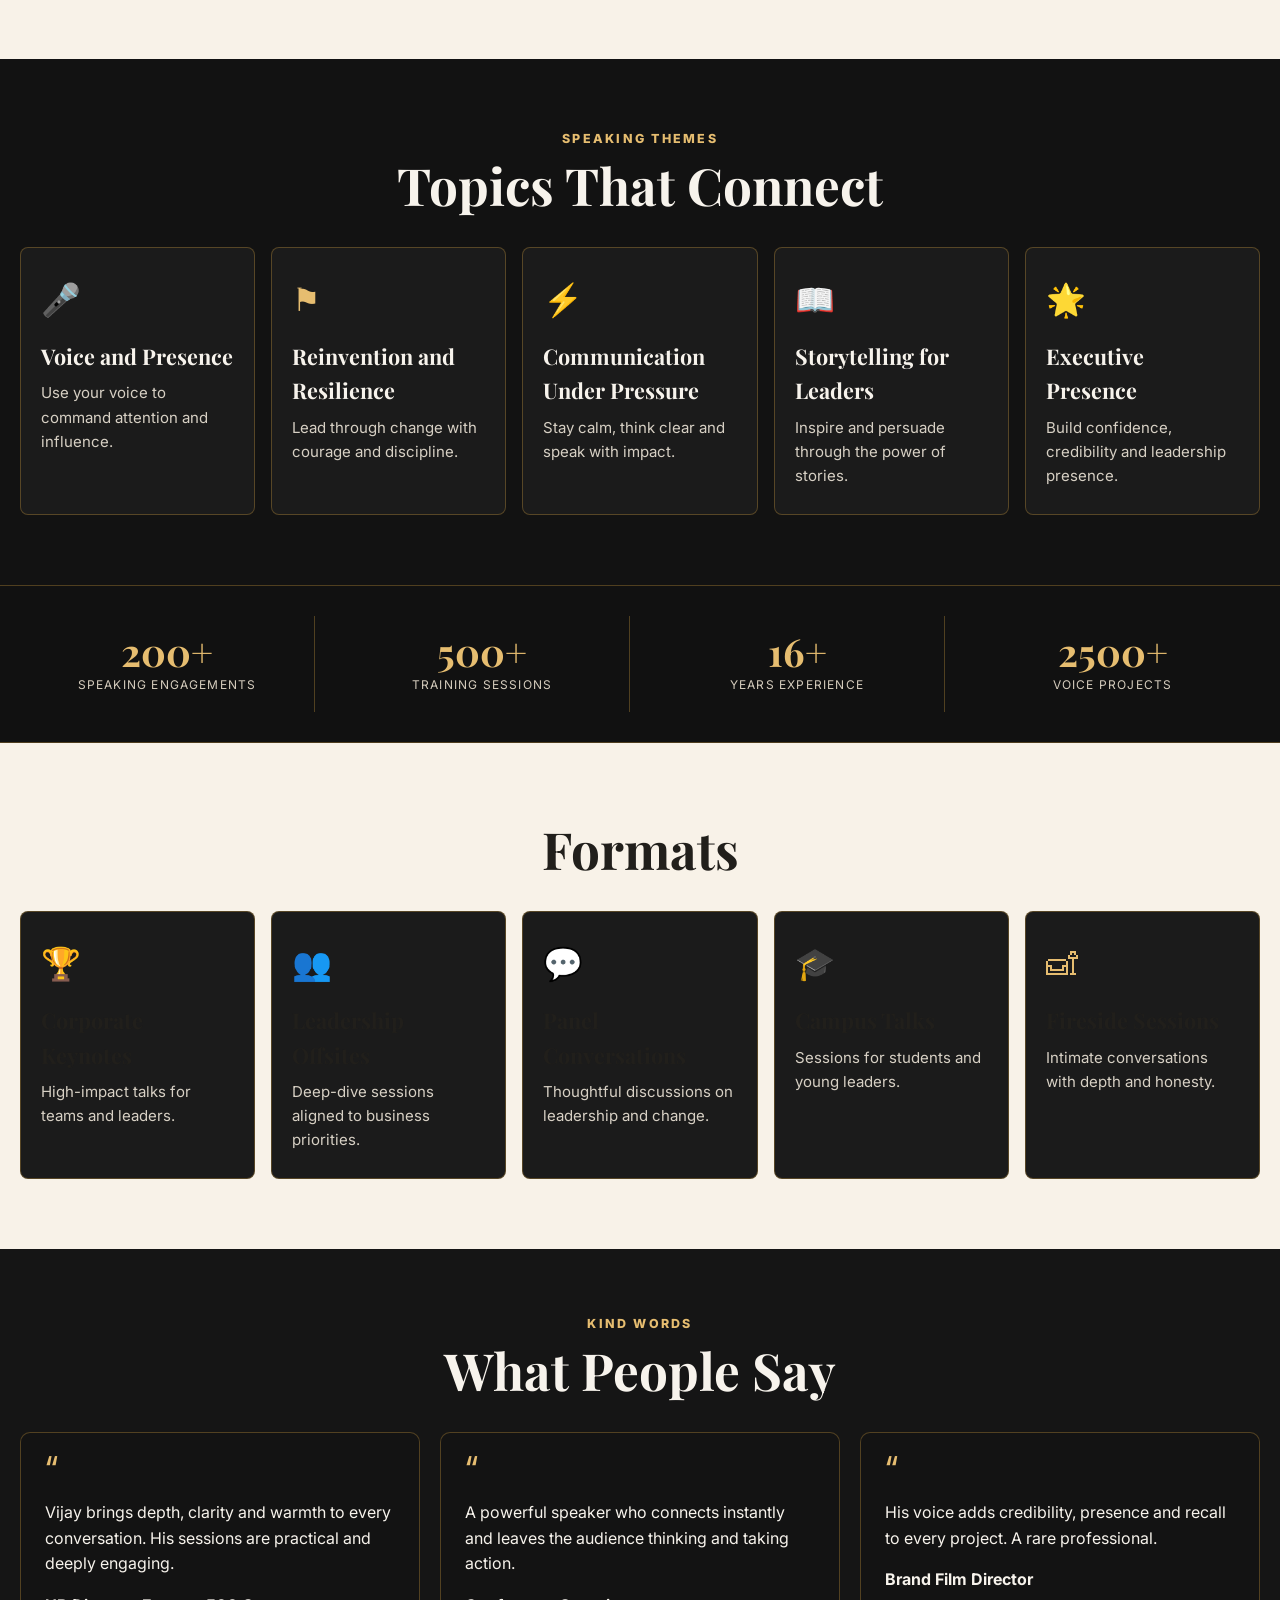
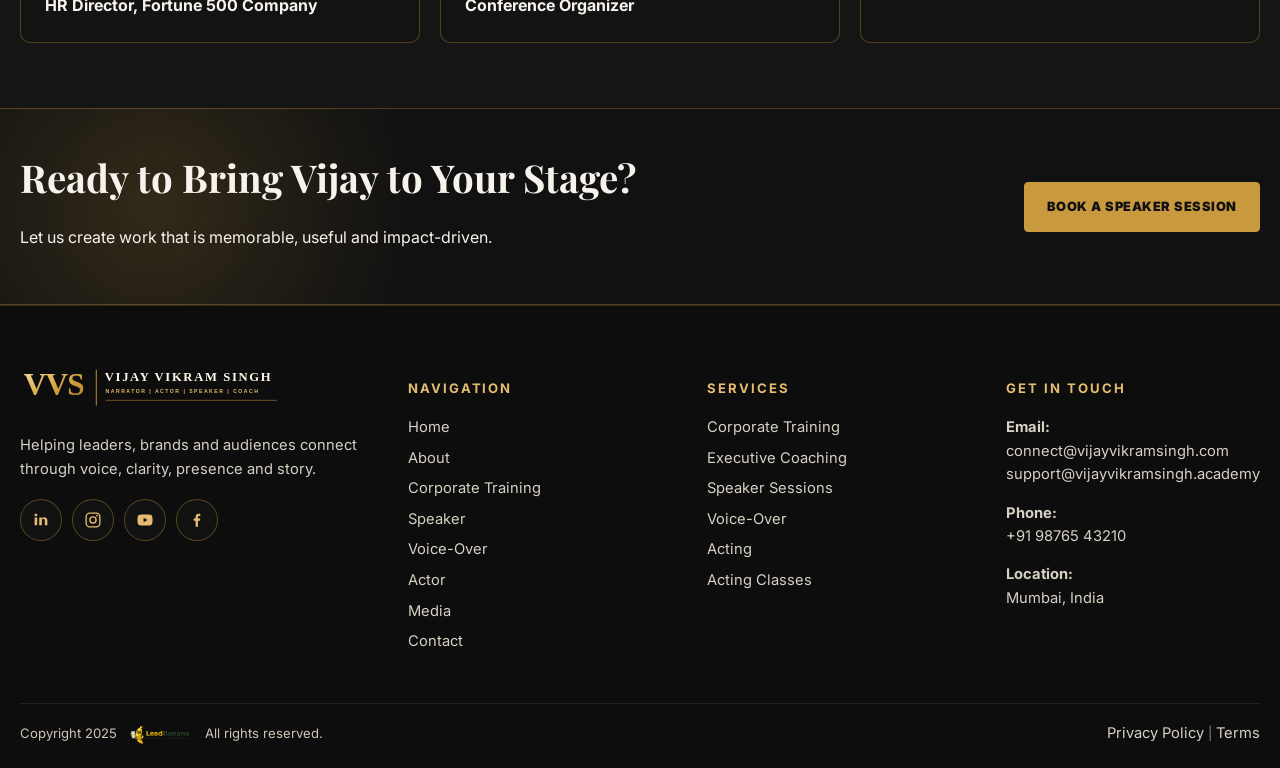
<file: speaker.html>
<!doctype html>
<html lang="en">
<head>
  <meta charset="utf-8">
  <meta name="viewport" content="width=device-width, initial-scale=1">
  <title>Invite Vijay Vikram Singh as Speaker</title>
  <meta name="description" content="Invite Vijay Vikram Singh for keynote sessions, leadership summits and corporate events.">
  <meta name="theme-color" content="#090909">
  <link rel="preconnect" href="https://fonts.googleapis.com">
  <link rel="preconnect" href="https://fonts.gstatic.com" crossorigin>
  <link href="https://fonts.googleapis.com/css2?family=Inter:wght@400;500;700;800;900&family=Playfair+Display:wght@600;700;800&display=swap" rel="stylesheet">
  <link rel="icon" type="image/svg+xml" href="/assets/images/favicon.svg">
  <link rel="stylesheet" href="assets/css/styles.css">
  <script type="application/ld+json">
  {
    "@context": "https://schema.org",
    "@type": "Person",
    "name": "Vijay Vikram Singh",
    "url": "https://www.vijayvikramsingh.com/",
    "jobTitle": "Narrator, Actor, Speaker and Communication Coach",
    "sameAs": []
  }
  </script>
</head>
<body>
<header class="site-header">
  <div class="container nav-wrap">
    <a href="index.html" class="logo" aria-label="Vijay Vikram Singh home"><img src="/assets/images/logo-vvs.svg" alt="Vijay Vikram Singh logo"></a>
    <button class="menu-toggle" type="button" aria-label="Open menu">Menu</button>
    <nav class="nav" aria-label="Primary navigation">
      <a href="index.html">Home</a>
<a href="about.html">About</a>
<a href="training.html">Corporate Training</a>
<a href="speaker.html" class="active">Speaker</a>
<a href="voice-over.html">Voice-Over</a>
<a href="actor.html">Actor</a>
<a href="media.html">Media</a>
<a href="contact.html">Contact</a>
    </nav>
    <a class="header-cta" href="contact.html">Book a Session</a>
  </div>
</header>
<section class="hero">
  <div class="container hero-grid">
    <div class="hero-copy">
      <div class="eyebrow">Speaker Sessions</div>
      <h1>Speaker Sessions That Move Audiences, <span class="gold">Inspire Leaders and Leave Impact.</span></h1>
      <p>Vijay transforms ideas into practical experiences on voice, reinvention, leadership communication, storytelling and executive presence.</p>
      <div class="cta-row"><a class="btn btn-primary" href="contact.html#leadForm">Invite Vijay as Speaker</a><a class="btn btn-secondary" href="media.html">Watch Speaker Reel</a></div>
    </div>
    <div class="hero-image"><img src="assets/images/hero-vijay.webp" alt="Vijay Vikram Singh portrait"></div>
  </div>
</section><div class="service-strip"><div class="container"><a>Corporate Events</a><a>Leadership Summits</a><a>Conferences</a><a>Universities</a><a>Offsites</a><a>Keynotes</a></div></div>
<section class="ivory"><div class="container split"><div class="card-image soft"><img src="assets/images/journey-vijay.webp" alt="Vijay Vikram Singh speaker"></div><div><div class="eyebrow">Why Vijay on Stage</div><h2 class="section-title">Real Stories. Real Lessons. Real Transformation.</h2><p>With experience across voice, acting, performance and coaching, Vijay brings authenticity and practical insight to every room.</p></div></div></section>
<section class="service-section"><div class="container"><div class="section-head"><div class="eyebrow">Speaking Themes</div><h2 class="section-title">Topics That Connect</h2></div><div class="cards"><article class="card"><div class="icon">&#127908;</div><h3>Voice and Presence</h3><p>Use your voice to command attention and influence.</p></article><article class="card"><div class="icon">&#9873;</div><h3>Reinvention and Resilience</h3><p>Lead through change with courage and discipline.</p></article><article class="card"><div class="icon">&#9889;</div><h3>Communication Under Pressure</h3><p>Stay calm, think clear and speak with impact.</p></article><article class="card"><div class="icon">&#128214;</div><h3>Storytelling for Leaders</h3><p>Inspire and persuade through the power of stories.</p></article><article class="card"><div class="icon">&#127775;</div><h3>Executive Presence</h3><p>Build confidence, credibility and leadership presence.</p></article></div></div></section>
<section class="stats"><div class="container stat-grid"><div class="stat"><strong>200+</strong><span>Speaking Engagements</span></div><div class="stat"><strong>500+</strong><span>Training Sessions</span></div><div class="stat"><strong>16+</strong><span>Years Experience</span></div><div class="stat"><strong>2500+</strong><span>Voice Projects</span></div></div></section>
<section class="ivory"><div class="container" style="padding:70px 0"><div class="section-head"><h2 class="section-title">Formats</h2></div><div class="cards"><article class="card"><div class="icon">&#127942;</div><h3>Corporate Keynotes</h3><p>High-impact talks for teams and leaders.</p></article><article class="card"><div class="icon">&#128101;</div><h3>Leadership Offsites</h3><p>Deep-dive sessions aligned to business priorities.</p></article><article class="card"><div class="icon">&#128172;</div><h3>Panel Conversations</h3><p>Thoughtful discussions on leadership and change.</p></article><article class="card"><div class="icon">&#127891;</div><h3>Campus Talks</h3><p>Sessions for students and young leaders.</p></article><article class="card"><div class="icon">&#128715;</div><h3>Fireside Sessions</h3><p>Intimate conversations with depth and honesty.</p></article></div></div></section>
<section class="testimonials dark"><div class="container"><div class="section-head"><div class="eyebrow">Kind Words</div><h2 class="section-title">What People Say</h2></div><div class="test-grid"><article class="testimonial"><div class="quote">&ldquo;</div><p>Vijay brings depth, clarity and warmth to every conversation. His sessions are practical and deeply engaging.</p><strong>HR Director, Fortune 500 Company</strong></article><article class="testimonial"><div class="quote">&ldquo;</div><p>A powerful speaker who connects instantly and leaves the audience thinking and taking action.</p><strong>Conference Organizer</strong></article><article class="testimonial"><div class="quote">&ldquo;</div><p>His voice adds credibility, presence and recall to every project. A rare professional.</p><strong>Brand Film Director</strong></article></div></div></section><section class="banner-cta"><div class="container banner-inner"><div><h2>Ready to Bring Vijay to Your Stage?</h2><p>Let us create work that is memorable, useful and impact-driven.</p></div><a class="btn btn-primary" href="contact.html#leadForm">Book a Speaker Session</a></div></section>
<footer class="footer">
  <div class="container footer-grid">
    <div>
      <img class="footer-logo" src="/assets/images/logo-vvs.svg" alt="Vijay Vikram Singh logo">
      <p>Helping leaders, brands and audiences connect through voice, clarity, presence and story.</p>
      
<div class="socials">
  <a href="#" aria-label="LinkedIn" title="LinkedIn"><svg viewBox="0 0 24 24" aria-hidden="true"><path d="M6.94 8.5V19H3.5V8.5h3.44ZM5.22 7.06c-1.1 0-1.84-.77-1.84-1.73 0-.98.76-1.73 1.88-1.73s1.83.75 1.85 1.73c0 .96-.74 1.73-1.89 1.73Zm15.28 5.52V19h-3.43v-6.03c0-1.52-.54-2.56-1.9-2.56-1.03 0-1.65.7-1.92 1.38-.1.24-.12.58-.12.92V19H9.7s.05-9.57 0-10.5h3.43v1.49c.46-.7 1.28-1.69 3.11-1.69 2.27 0 4.26 1.48 4.26 4.67Z" fill="currentColor"/></svg></a>
  <a href="#" aria-label="Instagram" title="Instagram"><svg viewBox="0 0 24 24" aria-hidden="true"><path d="M7.5 2h9A5.5 5.5 0 0 1 22 7.5v9a5.5 5.5 0 0 1-5.5 5.5h-9A5.5 5.5 0 0 1 2 16.5v-9A5.5 5.5 0 0 1 7.5 2Zm0 1.8A3.7 3.7 0 0 0 3.8 7.5v9a3.7 3.7 0 0 0 3.7 3.7h9a3.7 3.7 0 0 0 3.7-3.7v-9a3.7 3.7 0 0 0-3.7-3.7h-9Zm9.8 1.35a1.15 1.15 0 1 1 0 2.3 1.15 1.15 0 0 1 0-2.3ZM12 7a5 5 0 1 1 0 10 5 5 0 0 1 0-10Zm0 1.8A3.2 3.2 0 1 0 12 15.2 3.2 3.2 0 0 0 12 8.8Z" fill="currentColor"/></svg></a>
  <a href="#" aria-label="YouTube" title="YouTube"><svg viewBox="0 0 24 24" aria-hidden="true"><path d="M21.58 7.19a2.9 2.9 0 0 0-2.04-2.05C17.74 4.66 12 4.66 12 4.66s-5.74 0-7.54.48A2.9 2.9 0 0 0 2.42 7.2C1.95 9 1.95 12 1.95 12s0 3 .47 4.8a2.9 2.9 0 0 0 2.04 2.05c1.8.48 7.54.48 7.54.48s5.74 0 7.54-.48a2.9 2.9 0 0 0 2.04-2.05c.47-1.8.47-4.8.47-4.8s0-3-.47-4.8ZM10.16 15.02V8.98L15.4 12l-5.24 3.02Z" fill="currentColor"/></svg></a>
  <a href="#" aria-label="Facebook" title="Facebook"><svg viewBox="0 0 24 24" aria-hidden="true"><path d="M13.32 21v-7.84h2.63l.39-3.06h-3.02V8.14c0-.89.25-1.49 1.52-1.49h1.62V3.9c-.28-.04-1.24-.12-2.37-.12-2.35 0-3.96 1.44-3.96 4.08v2.24H7.48v3.06h2.65V21h3.19Z" fill="currentColor"/></svg></a>
</div>
    </div>
    <div>
      <h4>Navigation</h4>
      <ul><li><a href="index.html">Home</a></li><li><a href="about.html">About</a></li><li><a href="training.html">Corporate Training</a></li><li><a href="speaker.html">Speaker</a></li><li><a href="voice-over.html">Voice-Over</a></li><li><a href="actor.html">Actor</a></li><li><a href="media.html">Media</a></li><li><a href="contact.html">Contact</a></li></ul>
    </div>
    <div>
      <h4>Services</h4>
      <ul><li><a href="training.html">Corporate Training</a></li><li><a href="contact.html#leadForm">Executive Coaching</a></li><li><a href="speaker.html">Speaker Sessions</a></li><li><a href="voice-over.html">Voice-Over</a></li><li><a href="actor.html">Acting</a></li><li><a href="contact.html#leadForm">Acting Classes</a></li></ul>
    </div>
    <div>
      <h4>Get in Touch</h4>
      <p><strong>Email:</strong><br>connect@vijayvikramsingh.com<br>support@vijayvikramsingh.academy</p>
      <p><strong>Phone:</strong><br>+91 98765 43210</p>
      <p><strong>Location:</strong><br>Mumbai, India</p>
    </div>
  </div>
  <div class="container footer-bottom">
    <span class="copyright-line">Copyright 2025 <a class="lead-banana-link" href="https://www.leadbanana.in" target="_blank" rel="noopener"><img class="lead-banana-logo" src="/assets/images/lead-banana-india-logo.png" alt="Lead Banana India logo"></a> All rights reserved.</span>
    <span><a href="#">Privacy Policy</a> | <a href="#">Terms</a></span>
  </div>
</footer>

<div class="whatsapp-bot" id="whatsappBot">
  <div class="bot-panel">
    <div class="bot-head"><strong>VVS WhatsApp Assistant</strong><span>Choose a service or send a custom message.</span></div>
    <div class="bot-body">
      <button class="bot-option" data-message="Hi, I want to enquire about Corporate Training with Vijay Vikram Singh.">Corporate Training</button>
      <button class="bot-option" data-message="Hi, I want to enquire about Voice-Over work with Vijay Vikram Singh.">Voice-Over Enquiry</button>
      <button class="bot-option" data-message="Hi, I want to enquire about Acting Classes with Vijay Vikram Singh.">Acting Classes</button>
      <button class="bot-option" data-message="Hi, I want to invite Vijay Vikram Singh as a speaker.">Speaker Booking</button>
      <div class="bot-input"><input id="botMessage" type="text" placeholder="Type your message"><button class="btn btn-primary" id="botSend" type="button">Send</button></div>
    </div>
    <a class="bot-powered" href="https://www.leadbanana.in" target="_blank" rel="noopener">
      <span>Powered by</span>
      <img src="/assets/images/lead-banana-india-logo.png" alt="Lead Banana India">
    </a>
  </div>
  <button class="bot-float" type="button" aria-label="Connect with VVS on WhatsApp">
    <span class="bot-float-icon"><svg viewBox="0 0 32 32" aria-hidden="true"><path fill="currentColor" d="M19.11 17.56c-.26-.13-1.51-.74-1.75-.82-.23-.09-.4-.13-.57.13-.17.26-.65.82-.8.99-.15.17-.3.2-.56.07-.26-.13-1.1-.4-2.09-1.27-.77-.69-1.29-1.54-1.44-1.8-.15-.26-.02-.4.11-.53.12-.12.26-.3.39-.45.13-.15.17-.26.26-.43.09-.17.04-.33-.02-.46-.07-.13-.57-1.38-.78-1.89-.21-.5-.43-.43-.57-.43l-.49-.01c-.17 0-.46.07-.7.33-.24.26-.92.9-.92 2.2 0 1.29.94 2.54 1.07 2.71.13.17 1.85 2.83 4.48 3.97.63.27 1.12.43 1.51.55.63.2 1.2.17 1.65.1.51-.08 1.51-.62 1.73-1.21.21-.59.21-1.1.15-1.21-.07-.1-.24-.16-.5-.29Z"/><path fill="currentColor" d="M27.12 4.86A15.82 15.82 0 0 0 16 0C7.16 0 0 7.16 0 16c0 2.82.74 5.58 2.13 8L0 32l8.21-2.09A15.94 15.94 0 0 0 16 32c8.84 0 16-7.16 16-16 0-4.27-1.66-8.29-4.88-11.14ZM16 29.3c-2.48 0-4.91-.67-7.03-1.93l-.5-.3-4.87 1.24 1.3-4.74-.33-.49A13.25 13.25 0 0 1 2.71 16C2.71 8.67 8.67 2.71 16 2.71c3.55 0 6.89 1.38 9.39 3.89a13.2 13.2 0 0 1 3.9 9.39c0 7.34-5.96 13.3-13.29 13.3Z"/></svg></span>
    <span>Connect with VVS</span>
  </button>
</div>
<script src="assets/js/main.js"></script>
</body>
</html>
</file>
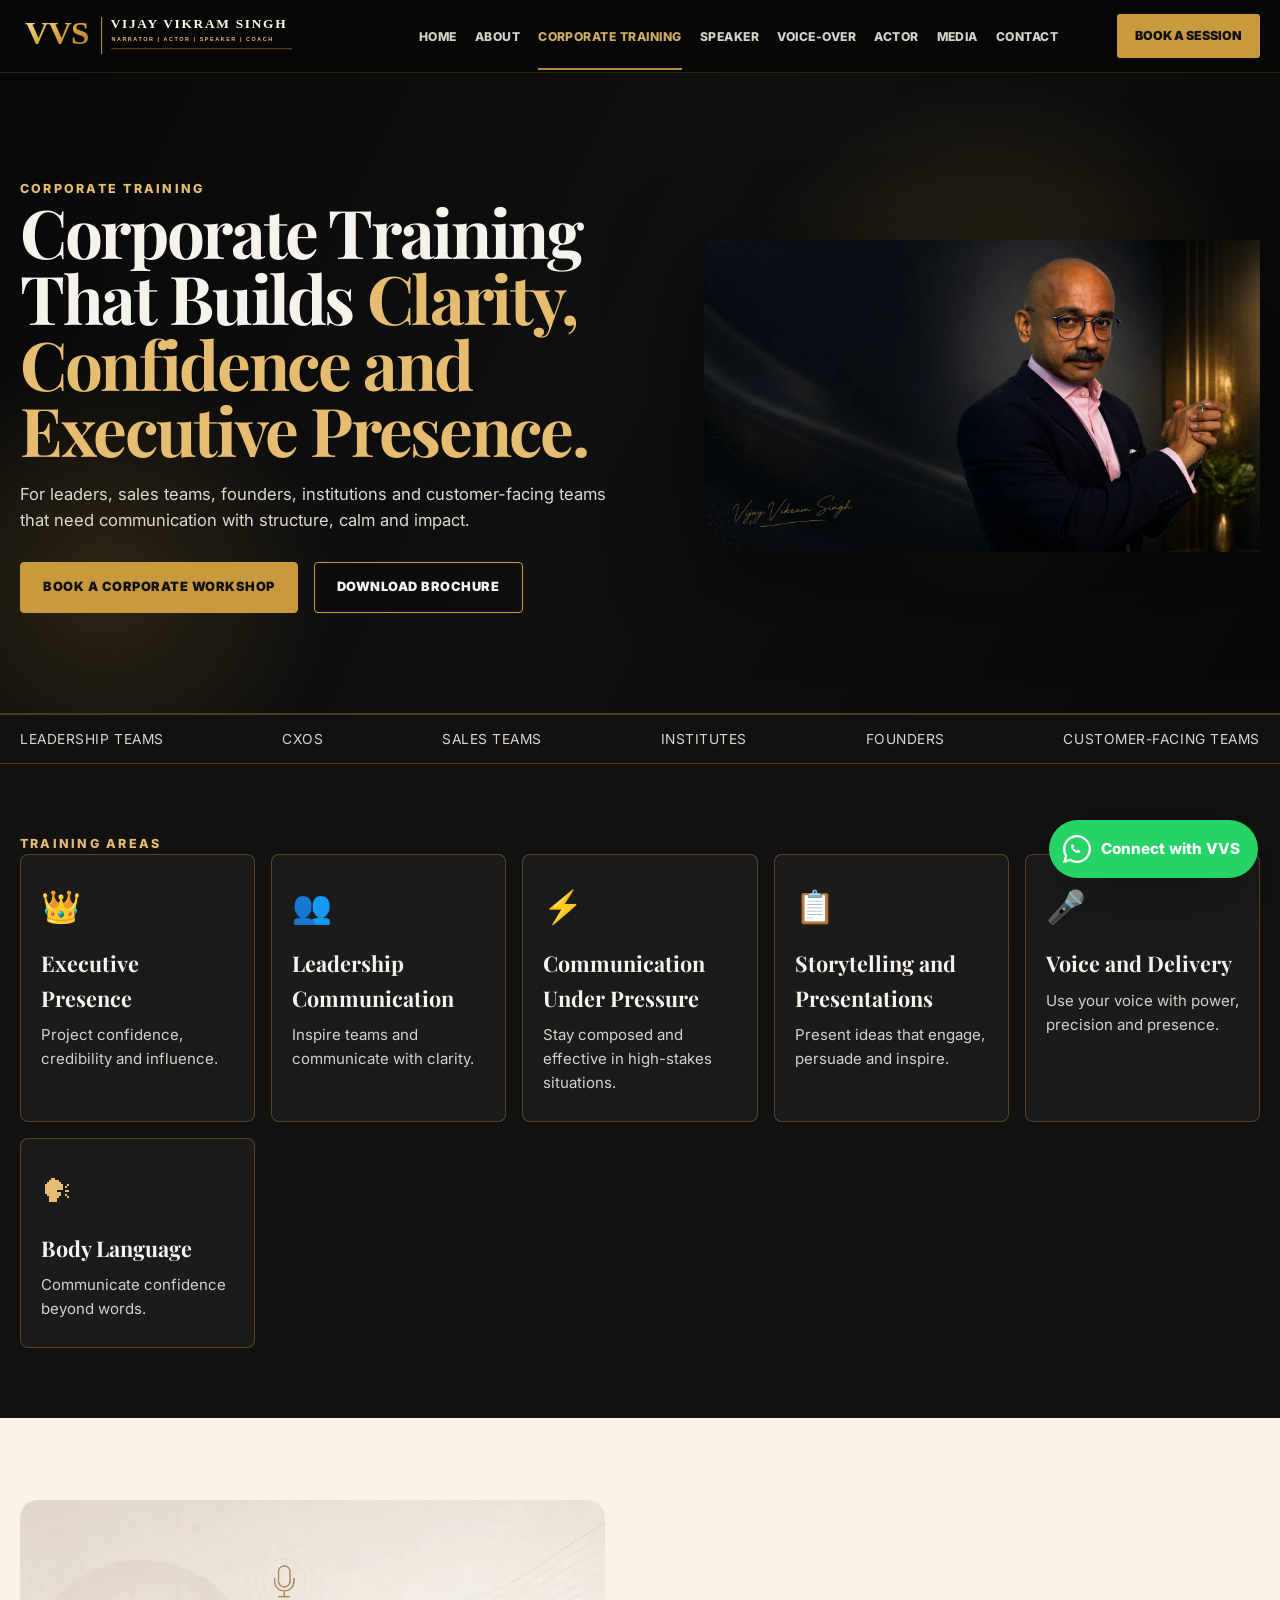
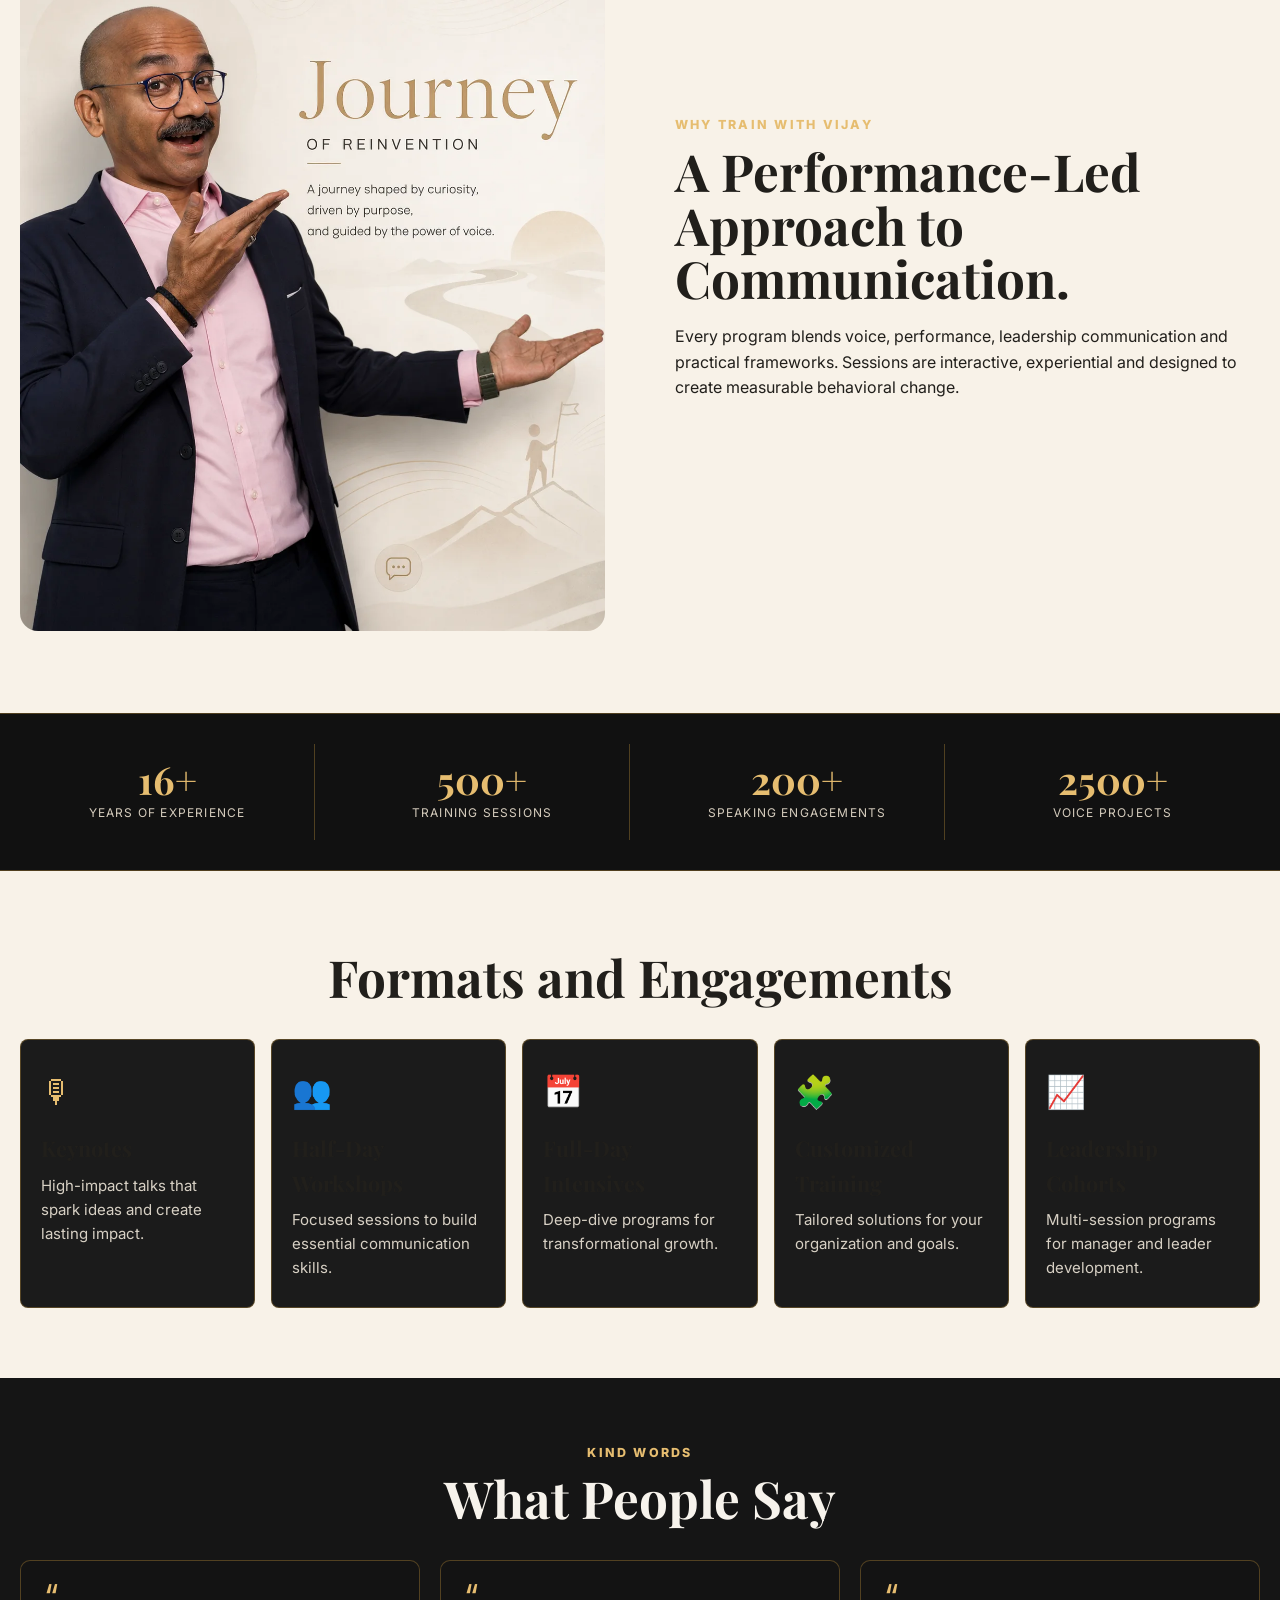
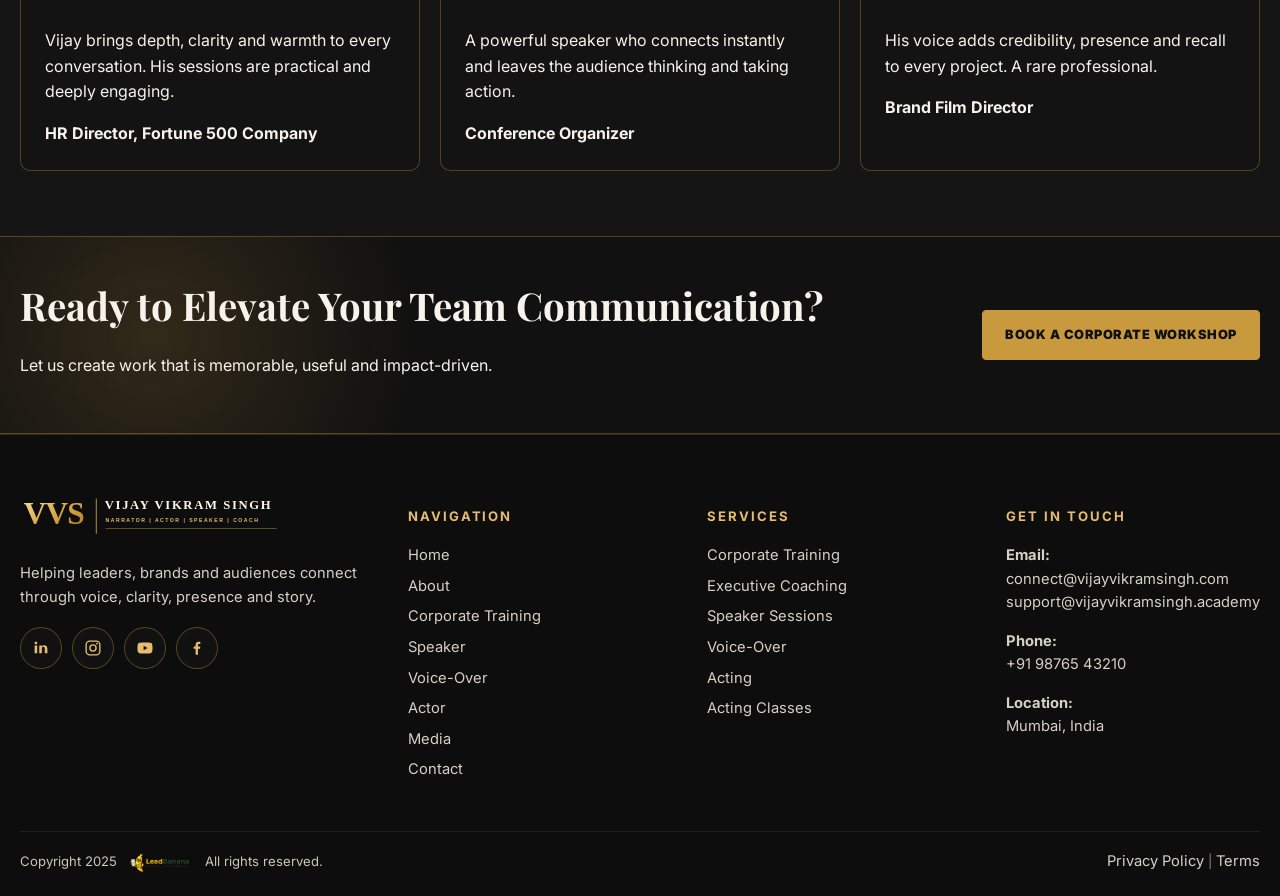
<file: training.html>
<!doctype html>
<html lang="en">
<head>
  <meta charset="utf-8">
  <meta name="viewport" content="width=device-width, initial-scale=1">
  <title>Corporate Communication Training by Vijay Vikram Singh</title>
  <meta name="description" content="Corporate communication training for teams, leaders and organizations.">
  <meta name="theme-color" content="#090909">
  <link rel="preconnect" href="https://fonts.googleapis.com">
  <link rel="preconnect" href="https://fonts.gstatic.com" crossorigin>
  <link href="https://fonts.googleapis.com/css2?family=Inter:wght@400;500;700;800;900&family=Playfair+Display:wght@600;700;800&display=swap" rel="stylesheet">
  <link rel="icon" type="image/svg+xml" href="/assets/images/favicon.svg">
  <link rel="stylesheet" href="assets/css/styles.css">
  <script type="application/ld+json">
  {
    "@context": "https://schema.org",
    "@type": "Person",
    "name": "Vijay Vikram Singh",
    "url": "https://www.vijayvikramsingh.com/",
    "jobTitle": "Narrator, Actor, Speaker and Communication Coach",
    "sameAs": []
  }
  </script>
</head>
<body>
<header class="site-header">
  <div class="container nav-wrap">
    <a href="index.html" class="logo" aria-label="Vijay Vikram Singh home"><img src="/assets/images/logo-vvs.svg" alt="Vijay Vikram Singh logo"></a>
    <button class="menu-toggle" type="button" aria-label="Open menu">Menu</button>
    <nav class="nav" aria-label="Primary navigation">
      <a href="index.html">Home</a>
<a href="about.html">About</a>
<a href="training.html" class="active">Corporate Training</a>
<a href="speaker.html">Speaker</a>
<a href="voice-over.html">Voice-Over</a>
<a href="actor.html">Actor</a>
<a href="media.html">Media</a>
<a href="contact.html">Contact</a>
    </nav>
    <a class="header-cta" href="contact.html">Book a Session</a>
  </div>
</header>
<section class="hero">
  <div class="container hero-grid">
    <div class="hero-copy">
      <div class="eyebrow">Corporate Training</div>
      <h1>Corporate Training That Builds <span class="gold">Clarity, Confidence and Executive Presence.</span></h1>
      <p>For leaders, sales teams, founders, institutions and customer-facing teams that need communication with structure, calm and impact.</p>
      <div class="cta-row"><a class="btn btn-primary" href="contact.html#leadForm">Book a Corporate Workshop</a><a class="btn btn-secondary" href="contact.html#leadForm">Download Brochure</a></div>
    </div>
    <div class="hero-image"><img src="assets/images/hero-vijay.webp" alt="Vijay Vikram Singh portrait"></div>
  </div>
</section><div class="service-strip"><div class="container"><a>Leadership Teams</a><a>CXOs</a><a>Sales Teams</a><a>Institutes</a><a>Founders</a><a>Customer-Facing Teams</a></div></div>
<section class="service-section"><div class="container"><div class="eyebrow">Training Areas</div><div class="cards"><article class="card"><div class="icon">&#128081;</div><h3>Executive Presence</h3><p>Project confidence, credibility and influence.</p></article><article class="card"><div class="icon">&#128101;</div><h3>Leadership Communication</h3><p>Inspire teams and communicate with clarity.</p></article><article class="card"><div class="icon">&#9889;</div><h3>Communication Under Pressure</h3><p>Stay composed and effective in high-stakes situations.</p></article><article class="card"><div class="icon">&#128203;</div><h3>Storytelling and Presentations</h3><p>Present ideas that engage, persuade and inspire.</p></article><article class="card"><div class="icon">&#127908;</div><h3>Voice and Delivery</h3><p>Use your voice with power, precision and presence.</p></article><article class="card"><div class="icon">&#128483;</div><h3>Body Language</h3><p>Communicate confidence beyond words.</p></article></div></div></section>
<section class="ivory"><div class="container split"><div class="card-image soft"><img src="assets/images/journey-vijay.webp" alt="Vijay Vikram Singh training approach"></div><div><div class="eyebrow">Why Train With Vijay</div><h2 class="section-title">A Performance-Led Approach to Communication.</h2><p>Every program blends voice, performance, leadership communication and practical frameworks. Sessions are interactive, experiential and designed to create measurable behavioral change.</p></div></div></section>
<section class="stats"><div class="container stat-grid"><div class="stat"><strong>16+</strong><span>Years of Experience</span></div><div class="stat"><strong>500+</strong><span>Training Sessions</span></div><div class="stat"><strong>200+</strong><span>Speaking Engagements</span></div><div class="stat"><strong>2500+</strong><span>Voice Projects</span></div></div></section>
<section class="ivory"><div class="container" style="padding:70px 0"><div class="section-head"><h2 class="section-title">Formats and Engagements</h2></div><div class="cards"><article class="card"><div class="icon">&#127897;</div><h3>Keynotes</h3><p>High-impact talks that spark ideas and create lasting impact.</p></article><article class="card"><div class="icon">&#128101;</div><h3>Half-Day Workshops</h3><p>Focused sessions to build essential communication skills.</p></article><article class="card"><div class="icon">&#128197;</div><h3>Full-Day Intensives</h3><p>Deep-dive programs for transformational growth.</p></article><article class="card"><div class="icon">&#129513;</div><h3>Customized Training</h3><p>Tailored solutions for your organization and goals.</p></article><article class="card"><div class="icon">&#128200;</div><h3>Leadership Cohorts</h3><p>Multi-session programs for manager and leader development.</p></article></div></div></section>
<section class="testimonials dark"><div class="container"><div class="section-head"><div class="eyebrow">Kind Words</div><h2 class="section-title">What People Say</h2></div><div class="test-grid"><article class="testimonial"><div class="quote">&ldquo;</div><p>Vijay brings depth, clarity and warmth to every conversation. His sessions are practical and deeply engaging.</p><strong>HR Director, Fortune 500 Company</strong></article><article class="testimonial"><div class="quote">&ldquo;</div><p>A powerful speaker who connects instantly and leaves the audience thinking and taking action.</p><strong>Conference Organizer</strong></article><article class="testimonial"><div class="quote">&ldquo;</div><p>His voice adds credibility, presence and recall to every project. A rare professional.</p><strong>Brand Film Director</strong></article></div></div></section><section class="banner-cta"><div class="container banner-inner"><div><h2>Ready to Elevate Your Team Communication?</h2><p>Let us create work that is memorable, useful and impact-driven.</p></div><a class="btn btn-primary" href="contact.html#leadForm">Book a Corporate Workshop</a></div></section>
<footer class="footer">
  <div class="container footer-grid">
    <div>
      <img class="footer-logo" src="/assets/images/logo-vvs.svg" alt="Vijay Vikram Singh logo">
      <p>Helping leaders, brands and audiences connect through voice, clarity, presence and story.</p>
      
<div class="socials">
  <a href="#" aria-label="LinkedIn" title="LinkedIn"><svg viewBox="0 0 24 24" aria-hidden="true"><path d="M6.94 8.5V19H3.5V8.5h3.44ZM5.22 7.06c-1.1 0-1.84-.77-1.84-1.73 0-.98.76-1.73 1.88-1.73s1.83.75 1.85 1.73c0 .96-.74 1.73-1.89 1.73Zm15.28 5.52V19h-3.43v-6.03c0-1.52-.54-2.56-1.9-2.56-1.03 0-1.65.7-1.92 1.38-.1.24-.12.58-.12.92V19H9.7s.05-9.57 0-10.5h3.43v1.49c.46-.7 1.28-1.69 3.11-1.69 2.27 0 4.26 1.48 4.26 4.67Z" fill="currentColor"/></svg></a>
  <a href="#" aria-label="Instagram" title="Instagram"><svg viewBox="0 0 24 24" aria-hidden="true"><path d="M7.5 2h9A5.5 5.5 0 0 1 22 7.5v9a5.5 5.5 0 0 1-5.5 5.5h-9A5.5 5.5 0 0 1 2 16.5v-9A5.5 5.5 0 0 1 7.5 2Zm0 1.8A3.7 3.7 0 0 0 3.8 7.5v9a3.7 3.7 0 0 0 3.7 3.7h9a3.7 3.7 0 0 0 3.7-3.7v-9a3.7 3.7 0 0 0-3.7-3.7h-9Zm9.8 1.35a1.15 1.15 0 1 1 0 2.3 1.15 1.15 0 0 1 0-2.3ZM12 7a5 5 0 1 1 0 10 5 5 0 0 1 0-10Zm0 1.8A3.2 3.2 0 1 0 12 15.2 3.2 3.2 0 0 0 12 8.8Z" fill="currentColor"/></svg></a>
  <a href="#" aria-label="YouTube" title="YouTube"><svg viewBox="0 0 24 24" aria-hidden="true"><path d="M21.58 7.19a2.9 2.9 0 0 0-2.04-2.05C17.74 4.66 12 4.66 12 4.66s-5.74 0-7.54.48A2.9 2.9 0 0 0 2.42 7.2C1.95 9 1.95 12 1.95 12s0 3 .47 4.8a2.9 2.9 0 0 0 2.04 2.05c1.8.48 7.54.48 7.54.48s5.74 0 7.54-.48a2.9 2.9 0 0 0 2.04-2.05c.47-1.8.47-4.8.47-4.8s0-3-.47-4.8ZM10.16 15.02V8.98L15.4 12l-5.24 3.02Z" fill="currentColor"/></svg></a>
  <a href="#" aria-label="Facebook" title="Facebook"><svg viewBox="0 0 24 24" aria-hidden="true"><path d="M13.32 21v-7.84h2.63l.39-3.06h-3.02V8.14c0-.89.25-1.49 1.52-1.49h1.62V3.9c-.28-.04-1.24-.12-2.37-.12-2.35 0-3.96 1.44-3.96 4.08v2.24H7.48v3.06h2.65V21h3.19Z" fill="currentColor"/></svg></a>
</div>
    </div>
    <div>
      <h4>Navigation</h4>
      <ul><li><a href="index.html">Home</a></li><li><a href="about.html">About</a></li><li><a href="training.html">Corporate Training</a></li><li><a href="speaker.html">Speaker</a></li><li><a href="voice-over.html">Voice-Over</a></li><li><a href="actor.html">Actor</a></li><li><a href="media.html">Media</a></li><li><a href="contact.html">Contact</a></li></ul>
    </div>
    <div>
      <h4>Services</h4>
      <ul><li><a href="training.html">Corporate Training</a></li><li><a href="contact.html#leadForm">Executive Coaching</a></li><li><a href="speaker.html">Speaker Sessions</a></li><li><a href="voice-over.html">Voice-Over</a></li><li><a href="actor.html">Acting</a></li><li><a href="contact.html#leadForm">Acting Classes</a></li></ul>
    </div>
    <div>
      <h4>Get in Touch</h4>
      <p><strong>Email:</strong><br>connect@vijayvikramsingh.com<br>support@vijayvikramsingh.academy</p>
      <p><strong>Phone:</strong><br>+91 98765 43210</p>
      <p><strong>Location:</strong><br>Mumbai, India</p>
    </div>
  </div>
  <div class="container footer-bottom">
    <span class="copyright-line">Copyright 2025 <a class="lead-banana-link" href="https://www.leadbanana.in" target="_blank" rel="noopener"><img class="lead-banana-logo" src="/assets/images/lead-banana-india-logo.png" alt="Lead Banana India logo"></a> All rights reserved.</span>
    <span><a href="#">Privacy Policy</a> | <a href="#">Terms</a></span>
  </div>
</footer>

<div class="whatsapp-bot" id="whatsappBot">
  <div class="bot-panel">
    <div class="bot-head"><strong>VVS WhatsApp Assistant</strong><span>Choose a service or send a custom message.</span></div>
    <div class="bot-body">
      <button class="bot-option" data-message="Hi, I want to enquire about Corporate Training with Vijay Vikram Singh.">Corporate Training</button>
      <button class="bot-option" data-message="Hi, I want to enquire about Voice-Over work with Vijay Vikram Singh.">Voice-Over Enquiry</button>
      <button class="bot-option" data-message="Hi, I want to enquire about Acting Classes with Vijay Vikram Singh.">Acting Classes</button>
      <button class="bot-option" data-message="Hi, I want to invite Vijay Vikram Singh as a speaker.">Speaker Booking</button>
      <div class="bot-input"><input id="botMessage" type="text" placeholder="Type your message"><button class="btn btn-primary" id="botSend" type="button">Send</button></div>
    </div>
    <a class="bot-powered" href="https://www.leadbanana.in" target="_blank" rel="noopener">
      <span>Powered by</span>
      <img src="/assets/images/lead-banana-india-logo.png" alt="Lead Banana India">
    </a>
  </div>
  <button class="bot-float" type="button" aria-label="Connect with VVS on WhatsApp">
    <span class="bot-float-icon"><svg viewBox="0 0 32 32" aria-hidden="true"><path fill="currentColor" d="M19.11 17.56c-.26-.13-1.51-.74-1.75-.82-.23-.09-.4-.13-.57.13-.17.26-.65.82-.8.99-.15.17-.3.2-.56.07-.26-.13-1.1-.4-2.09-1.27-.77-.69-1.29-1.54-1.44-1.8-.15-.26-.02-.4.11-.53.12-.12.26-.3.39-.45.13-.15.17-.26.26-.43.09-.17.04-.33-.02-.46-.07-.13-.57-1.38-.78-1.89-.21-.5-.43-.43-.57-.43l-.49-.01c-.17 0-.46.07-.7.33-.24.26-.92.9-.92 2.2 0 1.29.94 2.54 1.07 2.71.13.17 1.85 2.83 4.48 3.97.63.27 1.12.43 1.51.55.63.2 1.2.17 1.65.1.51-.08 1.51-.62 1.73-1.21.21-.59.21-1.1.15-1.21-.07-.1-.24-.16-.5-.29Z"/><path fill="currentColor" d="M27.12 4.86A15.82 15.82 0 0 0 16 0C7.16 0 0 7.16 0 16c0 2.82.74 5.58 2.13 8L0 32l8.21-2.09A15.94 15.94 0 0 0 16 32c8.84 0 16-7.16 16-16 0-4.27-1.66-8.29-4.88-11.14ZM16 29.3c-2.48 0-4.91-.67-7.03-1.93l-.5-.3-4.87 1.24 1.3-4.74-.33-.49A13.25 13.25 0 0 1 2.71 16C2.71 8.67 8.67 2.71 16 2.71c3.55 0 6.89 1.38 9.39 3.89a13.2 13.2 0 0 1 3.9 9.39c0 7.34-5.96 13.3-13.29 13.3Z"/></svg></span>
    <span>Connect with VVS</span>
  </button>
</div>
<script src="assets/js/main.js"></script>
</body>
</html>
</file>
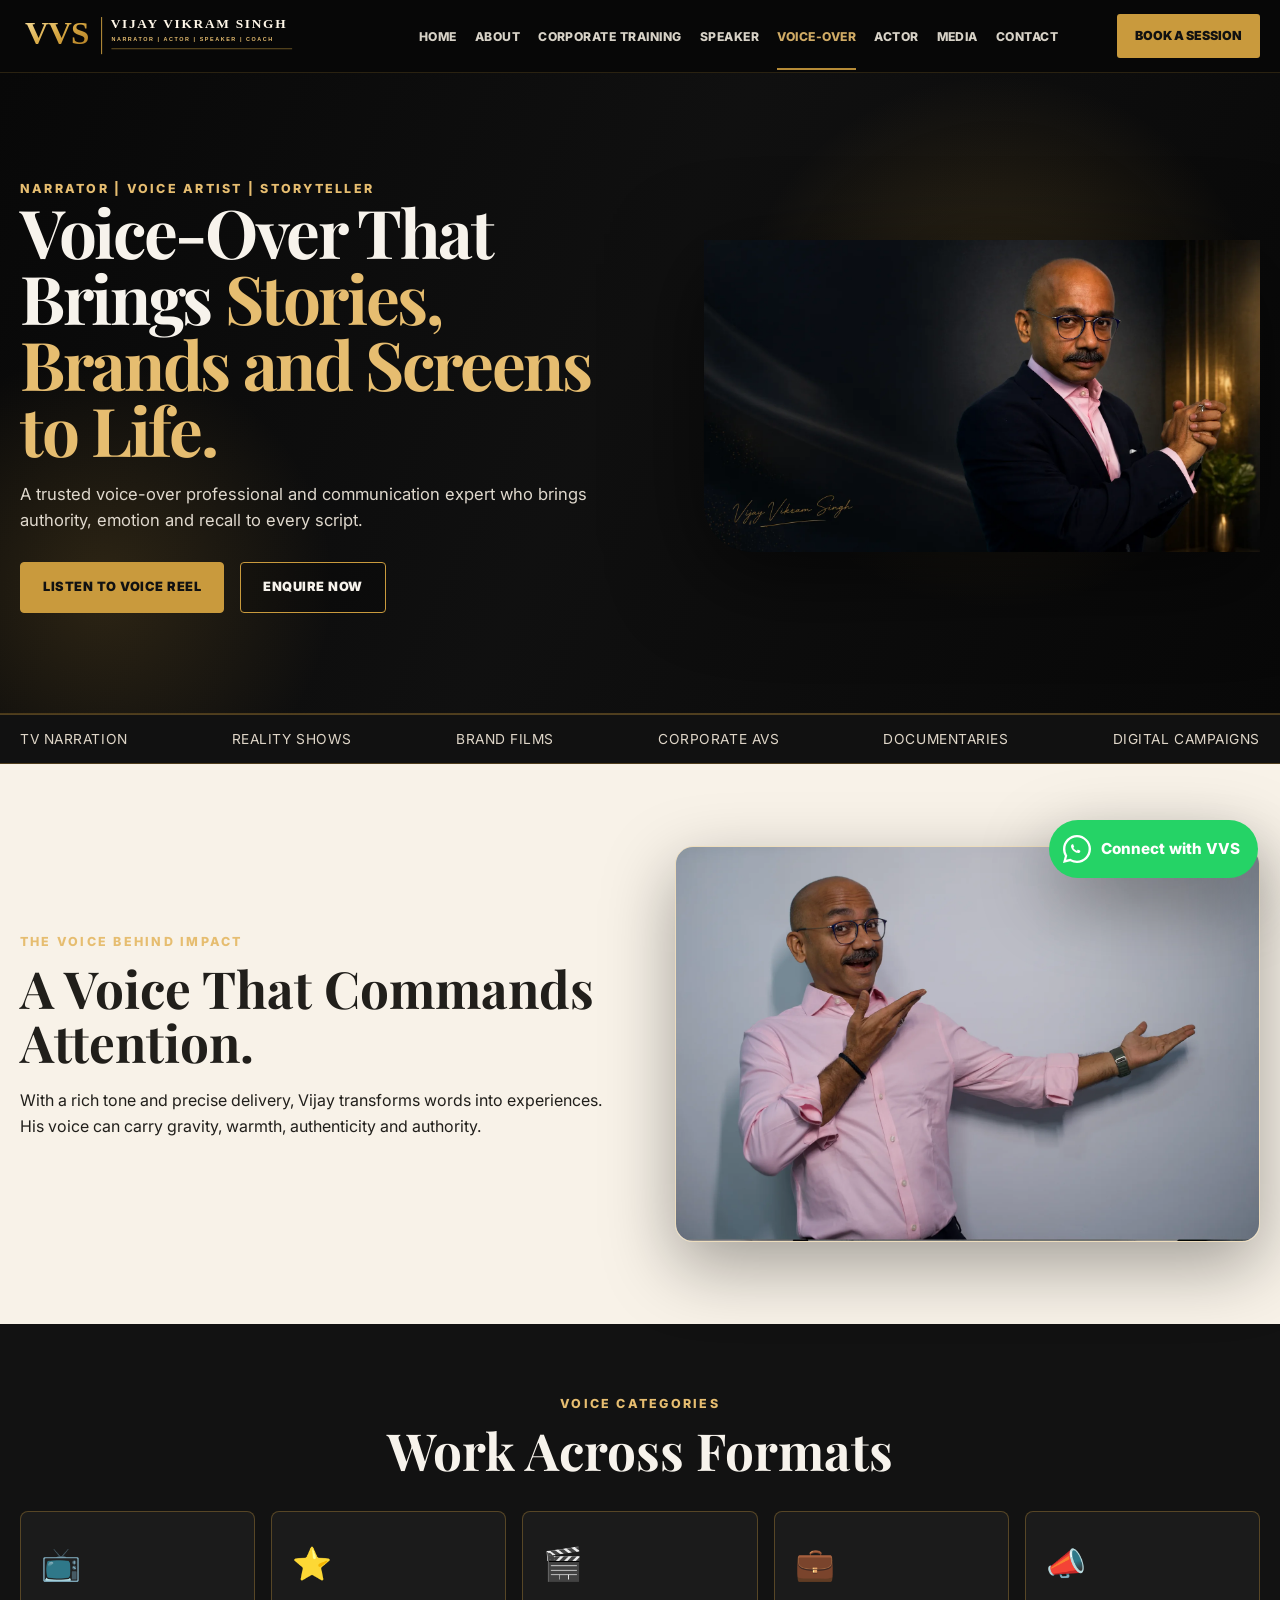
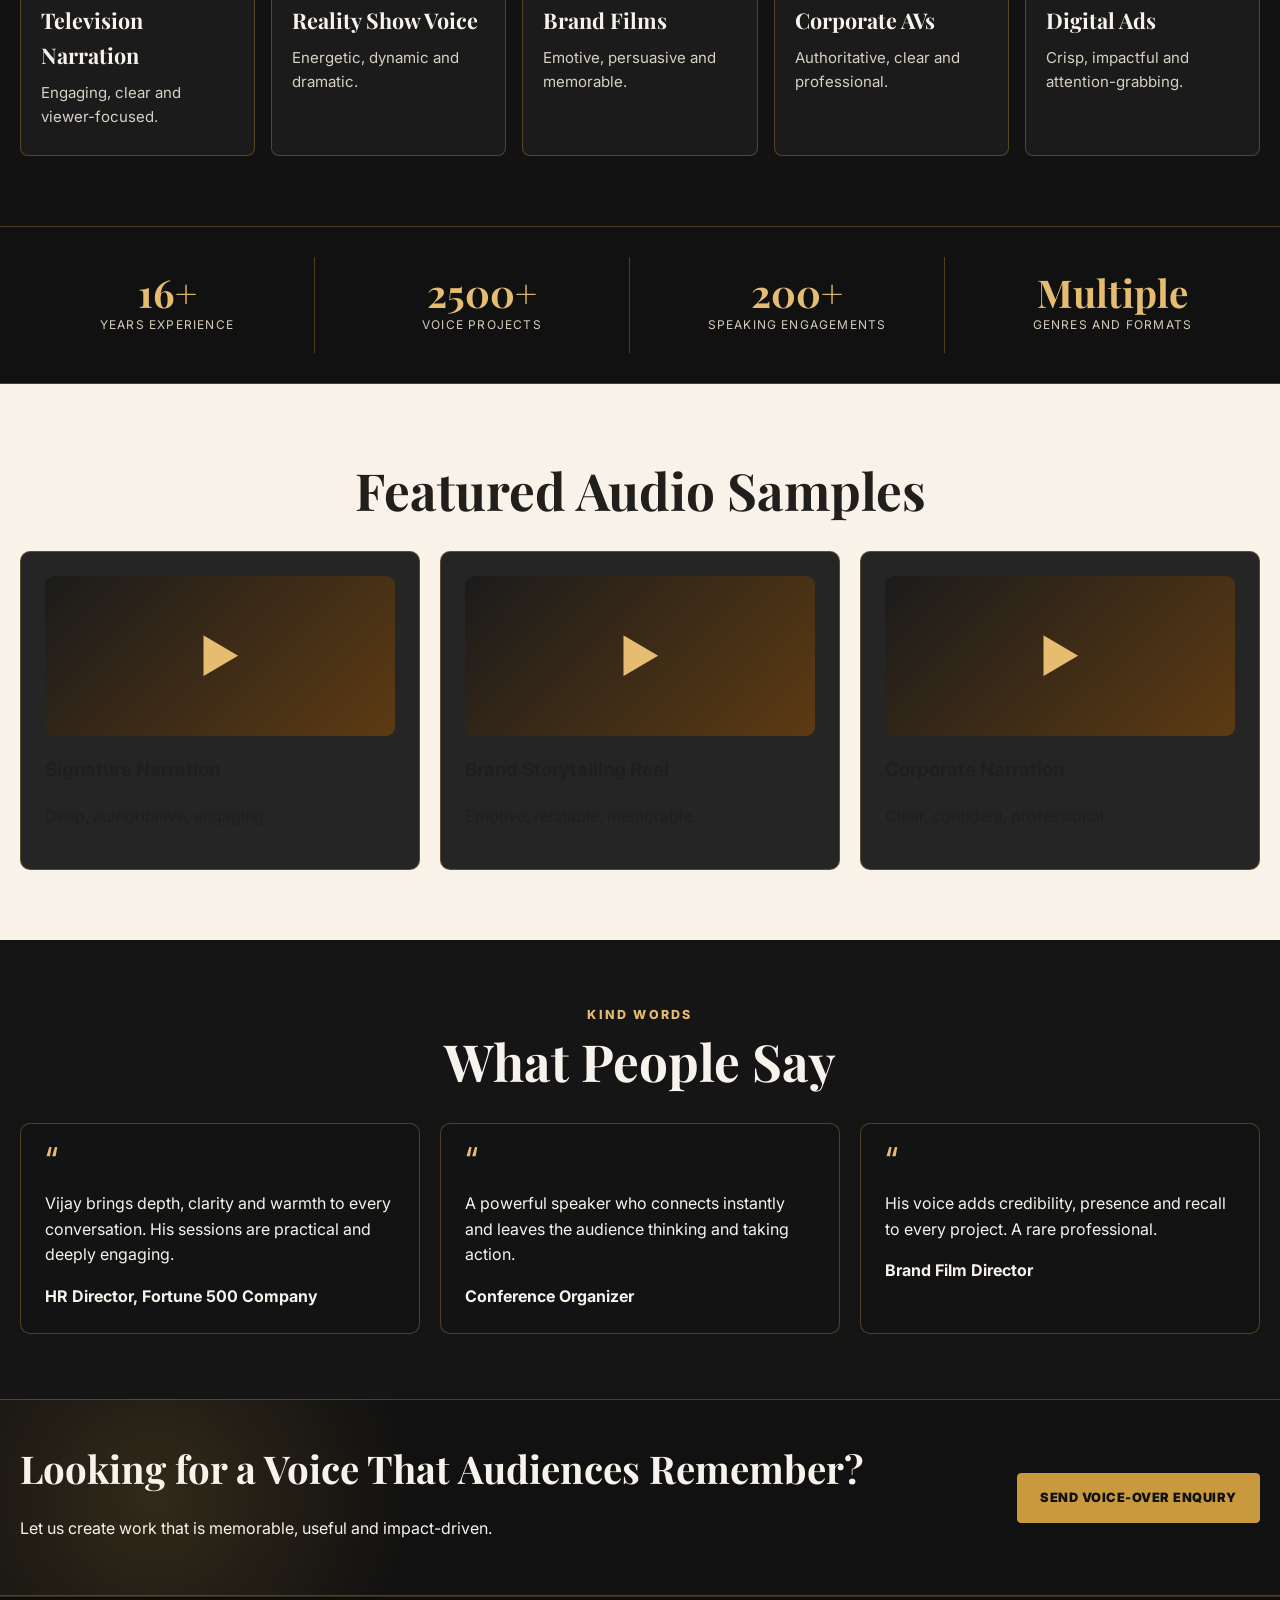
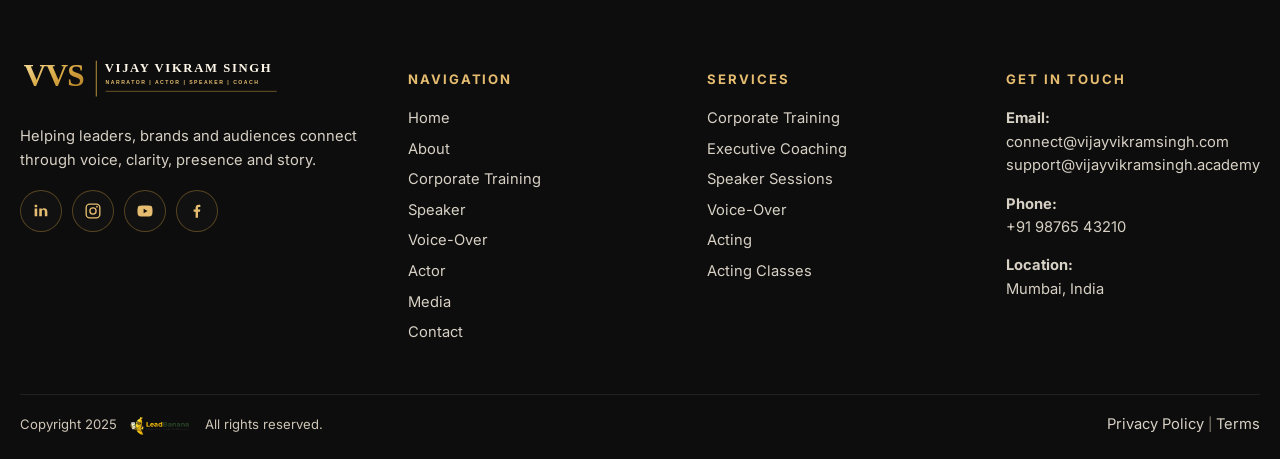
<file: voice-over.html>
<!doctype html>
<html lang="en">
<head>
  <meta charset="utf-8">
  <meta name="viewport" content="width=device-width, initial-scale=1">
  <title>Vijay Vikram Singh Voice-Over Artist and Narrator</title>
  <meta name="description" content="Professional voice-over, narration, brand films and storytelling voice work by Vijay Vikram Singh.">
  <meta name="theme-color" content="#090909">
  <link rel="preconnect" href="https://fonts.googleapis.com">
  <link rel="preconnect" href="https://fonts.gstatic.com" crossorigin>
  <link href="https://fonts.googleapis.com/css2?family=Inter:wght@400;500;700;800;900&family=Playfair+Display:wght@600;700;800&display=swap" rel="stylesheet">
  <link rel="icon" type="image/svg+xml" href="/assets/images/favicon.svg">
  <link rel="stylesheet" href="assets/css/styles.css">
  <script type="application/ld+json">
  {
    "@context": "https://schema.org",
    "@type": "Person",
    "name": "Vijay Vikram Singh",
    "url": "https://www.vijayvikramsingh.com/",
    "jobTitle": "Narrator, Actor, Speaker and Communication Coach",
    "sameAs": []
  }
  </script>
</head>
<body>
<header class="site-header">
  <div class="container nav-wrap">
    <a href="index.html" class="logo" aria-label="Vijay Vikram Singh home"><img src="/assets/images/logo-vvs.svg" alt="Vijay Vikram Singh logo"></a>
    <button class="menu-toggle" type="button" aria-label="Open menu">Menu</button>
    <nav class="nav" aria-label="Primary navigation">
      <a href="index.html">Home</a>
<a href="about.html">About</a>
<a href="training.html">Corporate Training</a>
<a href="speaker.html">Speaker</a>
<a href="voice-over.html" class="active">Voice-Over</a>
<a href="actor.html">Actor</a>
<a href="media.html">Media</a>
<a href="contact.html">Contact</a>
    </nav>
    <a class="header-cta" href="contact.html">Book a Session</a>
  </div>
</header>
<section class="hero">
  <div class="container hero-grid">
    <div class="hero-copy">
      <div class="eyebrow">Narrator | Voice Artist | Storyteller</div>
      <h1>Voice-Over That Brings <span class="gold">Stories, Brands and Screens to Life.</span></h1>
      <p>A trusted voice-over professional and communication expert who brings authority, emotion and recall to every script.</p>
      <div class="cta-row"><a class="btn btn-primary" href="media.html">Listen to Voice Reel</a><a class="btn btn-secondary" href="contact.html#leadForm">Enquire Now</a></div>
    </div>
    <div class="hero-image"><img src="assets/images/hero-vijay.webp" alt="Vijay Vikram Singh portrait"></div>
  </div>
</section><div class="service-strip"><div class="container"><a>TV Narration</a><a>Reality Shows</a><a>Brand Films</a><a>Corporate AVs</a><a>Documentaries</a><a>Digital Campaigns</a></div></div>
<section class="ivory"><div class="container split"><div><div class="eyebrow">The Voice Behind Impact</div><h2 class="section-title">A Voice That Commands Attention.</h2><p>With a rich tone and precise delivery, Vijay transforms words into experiences. His voice can carry gravity, warmth, authenticity and authority.</p></div><div class="card-image"><img src="assets/images/original-presenting.webp" alt="Vijay Vikram Singh voice-over"></div></div></section>
<section class="service-section"><div class="container"><div class="section-head"><div class="eyebrow">Voice Categories</div><h2 class="section-title">Work Across Formats</h2></div><div class="cards"><article class="card"><div class="icon">&#128250;</div><h3>Television Narration</h3><p>Engaging, clear and viewer-focused.</p></article><article class="card"><div class="icon">&#11088;</div><h3>Reality Show Voice</h3><p>Energetic, dynamic and dramatic.</p></article><article class="card"><div class="icon">&#127916;</div><h3>Brand Films</h3><p>Emotive, persuasive and memorable.</p></article><article class="card"><div class="icon">&#128188;</div><h3>Corporate AVs</h3><p>Authoritative, clear and professional.</p></article><article class="card"><div class="icon">&#128227;</div><h3>Digital Ads</h3><p>Crisp, impactful and attention-grabbing.</p></article></div></div></section>
<section class="stats"><div class="container stat-grid"><div class="stat"><strong>16+</strong><span>Years Experience</span></div><div class="stat"><strong>2500+</strong><span>Voice Projects</span></div><div class="stat"><strong>200+</strong><span>Speaking Engagements</span></div><div class="stat"><strong>Multiple</strong><span>Genres and Formats</span></div></div></section>
<section class="ivory"><div class="container" style="padding:70px 0"><div class="section-head"><h2 class="section-title">Featured Audio Samples</h2></div><div class="media-grid"><div class="video-card"><div class="video-thumb">&#9658;</div><h3>Signature Narration</h3><p>Deep, authoritative, engaging.</p></div><div class="video-card"><div class="video-thumb">&#9658;</div><h3>Brand Storytelling Reel</h3><p>Emotive, relatable, memorable.</p></div><div class="video-card"><div class="video-thumb">&#9658;</div><h3>Corporate Narration</h3><p>Clear, confident, professional.</p></div></div></div></section>
<section class="testimonials dark"><div class="container"><div class="section-head"><div class="eyebrow">Kind Words</div><h2 class="section-title">What People Say</h2></div><div class="test-grid"><article class="testimonial"><div class="quote">&ldquo;</div><p>Vijay brings depth, clarity and warmth to every conversation. His sessions are practical and deeply engaging.</p><strong>HR Director, Fortune 500 Company</strong></article><article class="testimonial"><div class="quote">&ldquo;</div><p>A powerful speaker who connects instantly and leaves the audience thinking and taking action.</p><strong>Conference Organizer</strong></article><article class="testimonial"><div class="quote">&ldquo;</div><p>His voice adds credibility, presence and recall to every project. A rare professional.</p><strong>Brand Film Director</strong></article></div></div></section><section class="banner-cta"><div class="container banner-inner"><div><h2>Looking for a Voice That Audiences Remember?</h2><p>Let us create work that is memorable, useful and impact-driven.</p></div><a class="btn btn-primary" href="contact.html#leadForm">Send Voice-Over Enquiry</a></div></section>
<footer class="footer">
  <div class="container footer-grid">
    <div>
      <img class="footer-logo" src="/assets/images/logo-vvs.svg" alt="Vijay Vikram Singh logo">
      <p>Helping leaders, brands and audiences connect through voice, clarity, presence and story.</p>
      
<div class="socials">
  <a href="#" aria-label="LinkedIn" title="LinkedIn"><svg viewBox="0 0 24 24" aria-hidden="true"><path d="M6.94 8.5V19H3.5V8.5h3.44ZM5.22 7.06c-1.1 0-1.84-.77-1.84-1.73 0-.98.76-1.73 1.88-1.73s1.83.75 1.85 1.73c0 .96-.74 1.73-1.89 1.73Zm15.28 5.52V19h-3.43v-6.03c0-1.52-.54-2.56-1.9-2.56-1.03 0-1.65.7-1.92 1.38-.1.24-.12.58-.12.92V19H9.7s.05-9.57 0-10.5h3.43v1.49c.46-.7 1.28-1.69 3.11-1.69 2.27 0 4.26 1.48 4.26 4.67Z" fill="currentColor"/></svg></a>
  <a href="#" aria-label="Instagram" title="Instagram"><svg viewBox="0 0 24 24" aria-hidden="true"><path d="M7.5 2h9A5.5 5.5 0 0 1 22 7.5v9a5.5 5.5 0 0 1-5.5 5.5h-9A5.5 5.5 0 0 1 2 16.5v-9A5.5 5.5 0 0 1 7.5 2Zm0 1.8A3.7 3.7 0 0 0 3.8 7.5v9a3.7 3.7 0 0 0 3.7 3.7h9a3.7 3.7 0 0 0 3.7-3.7v-9a3.7 3.7 0 0 0-3.7-3.7h-9Zm9.8 1.35a1.15 1.15 0 1 1 0 2.3 1.15 1.15 0 0 1 0-2.3ZM12 7a5 5 0 1 1 0 10 5 5 0 0 1 0-10Zm0 1.8A3.2 3.2 0 1 0 12 15.2 3.2 3.2 0 0 0 12 8.8Z" fill="currentColor"/></svg></a>
  <a href="#" aria-label="YouTube" title="YouTube"><svg viewBox="0 0 24 24" aria-hidden="true"><path d="M21.58 7.19a2.9 2.9 0 0 0-2.04-2.05C17.74 4.66 12 4.66 12 4.66s-5.74 0-7.54.48A2.9 2.9 0 0 0 2.42 7.2C1.95 9 1.95 12 1.95 12s0 3 .47 4.8a2.9 2.9 0 0 0 2.04 2.05c1.8.48 7.54.48 7.54.48s5.74 0 7.54-.48a2.9 2.9 0 0 0 2.04-2.05c.47-1.8.47-4.8.47-4.8s0-3-.47-4.8ZM10.16 15.02V8.98L15.4 12l-5.24 3.02Z" fill="currentColor"/></svg></a>
  <a href="#" aria-label="Facebook" title="Facebook"><svg viewBox="0 0 24 24" aria-hidden="true"><path d="M13.32 21v-7.84h2.63l.39-3.06h-3.02V8.14c0-.89.25-1.49 1.52-1.49h1.62V3.9c-.28-.04-1.24-.12-2.37-.12-2.35 0-3.96 1.44-3.96 4.08v2.24H7.48v3.06h2.65V21h3.19Z" fill="currentColor"/></svg></a>
</div>
    </div>
    <div>
      <h4>Navigation</h4>
      <ul><li><a href="index.html">Home</a></li><li><a href="about.html">About</a></li><li><a href="training.html">Corporate Training</a></li><li><a href="speaker.html">Speaker</a></li><li><a href="voice-over.html">Voice-Over</a></li><li><a href="actor.html">Actor</a></li><li><a href="media.html">Media</a></li><li><a href="contact.html">Contact</a></li></ul>
    </div>
    <div>
      <h4>Services</h4>
      <ul><li><a href="training.html">Corporate Training</a></li><li><a href="contact.html#leadForm">Executive Coaching</a></li><li><a href="speaker.html">Speaker Sessions</a></li><li><a href="voice-over.html">Voice-Over</a></li><li><a href="actor.html">Acting</a></li><li><a href="contact.html#leadForm">Acting Classes</a></li></ul>
    </div>
    <div>
      <h4>Get in Touch</h4>
      <p><strong>Email:</strong><br>connect@vijayvikramsingh.com<br>support@vijayvikramsingh.academy</p>
      <p><strong>Phone:</strong><br>+91 98765 43210</p>
      <p><strong>Location:</strong><br>Mumbai, India</p>
    </div>
  </div>
  <div class="container footer-bottom">
    <span class="copyright-line">Copyright 2025 <a class="lead-banana-link" href="https://www.leadbanana.in" target="_blank" rel="noopener"><img class="lead-banana-logo" src="/assets/images/lead-banana-india-logo.png" alt="Lead Banana India logo"></a> All rights reserved.</span>
    <span><a href="#">Privacy Policy</a> | <a href="#">Terms</a></span>
  </div>
</footer>

<div class="whatsapp-bot" id="whatsappBot">
  <div class="bot-panel">
    <div class="bot-head"><strong>VVS WhatsApp Assistant</strong><span>Choose a service or send a custom message.</span></div>
    <div class="bot-body">
      <button class="bot-option" data-message="Hi, I want to enquire about Corporate Training with Vijay Vikram Singh.">Corporate Training</button>
      <button class="bot-option" data-message="Hi, I want to enquire about Voice-Over work with Vijay Vikram Singh.">Voice-Over Enquiry</button>
      <button class="bot-option" data-message="Hi, I want to enquire about Acting Classes with Vijay Vikram Singh.">Acting Classes</button>
      <button class="bot-option" data-message="Hi, I want to invite Vijay Vikram Singh as a speaker.">Speaker Booking</button>
      <div class="bot-input"><input id="botMessage" type="text" placeholder="Type your message"><button class="btn btn-primary" id="botSend" type="button">Send</button></div>
    </div>
    <a class="bot-powered" href="https://www.leadbanana.in" target="_blank" rel="noopener">
      <span>Powered by</span>
      <img src="/assets/images/lead-banana-india-logo.png" alt="Lead Banana India">
    </a>
  </div>
  <button class="bot-float" type="button" aria-label="Connect with VVS on WhatsApp">
    <span class="bot-float-icon"><svg viewBox="0 0 32 32" aria-hidden="true"><path fill="currentColor" d="M19.11 17.56c-.26-.13-1.51-.74-1.75-.82-.23-.09-.4-.13-.57.13-.17.26-.65.82-.8.99-.15.17-.3.2-.56.07-.26-.13-1.1-.4-2.09-1.27-.77-.69-1.29-1.54-1.44-1.8-.15-.26-.02-.4.11-.53.12-.12.26-.3.39-.45.13-.15.17-.26.26-.43.09-.17.04-.33-.02-.46-.07-.13-.57-1.38-.78-1.89-.21-.5-.43-.43-.57-.43l-.49-.01c-.17 0-.46.07-.7.33-.24.26-.92.9-.92 2.2 0 1.29.94 2.54 1.07 2.71.13.17 1.85 2.83 4.48 3.97.63.27 1.12.43 1.51.55.63.2 1.2.17 1.65.1.51-.08 1.51-.62 1.73-1.21.21-.59.21-1.1.15-1.21-.07-.1-.24-.16-.5-.29Z"/><path fill="currentColor" d="M27.12 4.86A15.82 15.82 0 0 0 16 0C7.16 0 0 7.16 0 16c0 2.82.74 5.58 2.13 8L0 32l8.21-2.09A15.94 15.94 0 0 0 16 32c8.84 0 16-7.16 16-16 0-4.27-1.66-8.29-4.88-11.14ZM16 29.3c-2.48 0-4.91-.67-7.03-1.93l-.5-.3-4.87 1.24 1.3-4.74-.33-.49A13.25 13.25 0 0 1 2.71 16C2.71 8.67 8.67 2.71 16 2.71c3.55 0 6.89 1.38 9.39 3.89a13.2 13.2 0 0 1 3.9 9.39c0 7.34-5.96 13.3-13.29 13.3Z"/></svg></span>
    <span>Connect with VVS</span>
  </button>
</div>
<script src="assets/js/main.js"></script>
</body>
</html>
</file>
<file: assets/css/styles.css>
:root {
  --black: #090909;
  --charcoal: #151515;
  --charcoal-2: #1e1e1e;
  --gold: #c99a3d;
  --gold-light: #e6bd70;
  --ivory: #f8f2e8;
  --sand: #eadfcd;
  --muted: #bcb4a7;
  --text: #f7f3ec;
  --ink: #211f1b;
  --line: rgba(201, 154, 61, 0.34);
  --shadow: 0 24px 70px rgba(0, 0, 0, 0.35);
  --radius: 18px;
  --max: 1180px;
}

* { box-sizing: border-box; }
html { scroll-behavior: smooth; }
body {
  margin: 0;
  font-family: Inter, Manrope, Arial, sans-serif;
  color: var(--text);
  background: var(--black);
  line-height: 1.6;
}
a { color: inherit; text-decoration: none; }
img { max-width: 100%; display: block; }
button, input, select, textarea { font: inherit; }

.container { width: min(var(--max), calc(100% - 40px)); margin: 0 auto; }
.serif { font-family: Playfair Display, Georgia, serif; }
.gold { color: var(--gold-light); }
.eyebrow {
  color: var(--gold-light);
  text-transform: uppercase;
  letter-spacing: .18em;
  font-size: .78rem;
  font-weight: 800;
}
.section-title {
  font-family: Playfair Display, Georgia, serif;
  font-size: clamp(2rem, 4vw, 4rem);
  line-height: 1.05;
  margin: 10px 0 18px;
}
.lead { font-size: 1.05rem; color: #dfd8cd; max-width: 650px; }
.dark { background: var(--charcoal); }
.ivory { background: var(--ivory); color: var(--ink); }
.ivory .lead { color: #575046; }
.divider { width: 86px; height: 2px; background: var(--gold); margin: 18px 0; }

.site-header {
  position: sticky;
  top: 0;
  z-index: 50;
  background: rgba(8, 8, 8, .92);
  backdrop-filter: blur(16px);
  border-bottom: 1px solid rgba(201, 154, 61, .18);
}
.nav-wrap { display: flex; align-items: center; justify-content: space-between; gap: 24px; min-height: 78px; }
.logo img { width: 230px; height: auto; }
.nav { display: flex; align-items: center; gap: 22px; font-size: .78rem; font-weight: 800; text-transform: uppercase; letter-spacing: .04em; }
.nav a { color: #eee8dc; opacity: .9; padding: 28px 0 23px; border-bottom: 2px solid transparent; }
.nav a:hover, .nav a.active { color: var(--gold-light); border-color: var(--gold); }
.header-cta { display: inline-flex; align-items: center; gap: 8px; padding: 12px 18px; background: var(--gold); color: #111; font-weight: 900; border-radius: 3px; text-transform: uppercase; font-size: .78rem; }
.menu-toggle { display: none; background: transparent; color: var(--gold-light); border: 1px solid var(--line); padding: 10px 12px; }

.hero {
  position: relative;
  overflow: hidden;
  background:
    radial-gradient(circle at 78% 42%, rgba(201,154,61,.22), transparent 25%),
    linear-gradient(115deg, #080808 0%, #101010 48%, #080808 100%);
  border-bottom: 1px solid var(--line);
}
.hero::before {
  content: "";
  position: absolute;
  inset: 0;
  background: radial-gradient(circle at 8% 80%, rgba(201,154,61,.18), transparent 18%);
  pointer-events: none;
}
.hero-grid { position: relative; display: grid; grid-template-columns: 1.02fr .98fr; gap: 40px; align-items: center; min-height: 610px; padding: 70px 0 42px; }
.hero-copy h1 { font-family: Playfair Display, Georgia, serif; font-size: clamp(3rem, 6vw, 6.1rem); line-height: .98; margin: 0 0 18px; letter-spacing: -.03em; }
.hero-copy p { color: #dfd8cd; max-width: 610px; }
.hero-image { align-self: end; }
.hero-image img { width: 100%; border-radius: 0 0 0 70px; filter: drop-shadow(0 24px 45px rgba(0,0,0,.55)); }
.cta-row { display: flex; gap: 16px; flex-wrap: wrap; margin-top: 28px; }
.btn { display: inline-flex; align-items: center; gap: 10px; padding: 14px 22px; border-radius: 4px; border: 1px solid var(--gold); text-transform: uppercase; font-weight: 900; letter-spacing: .04em; font-size: .8rem; cursor: pointer; }
.btn-primary { background: var(--gold); color: #111; }
.btn-secondary { color: var(--text); background: rgba(0,0,0,.2); }
.btn-dark { background: #111; color: #fff; }

.recognition { border-top: 1px solid rgba(201,154,61,.25); border-bottom: 1px solid rgba(201,154,61,.25); background: #141414; }
.recognition .container { display: flex; align-items: center; justify-content: space-between; gap: 28px; min-height: 62px; flex-wrap: wrap; }
.recognition span { color: var(--gold-light); text-transform: uppercase; letter-spacing: .15em; font-size: .76rem; font-weight: 900; }
.recognition a, .recognition b { color: #f6efe3; font-family: Playfair Display, Georgia, serif; font-size: 1rem; }

.split { display: grid; grid-template-columns: 1fr 1fr; gap: 70px; align-items: center; padding: 82px 0; }
.card-image { position: relative; border-radius: var(--radius); overflow: hidden; box-shadow: var(--shadow); border: 1px solid rgba(201,154,61,.25); }
.card-image.soft { box-shadow: none; border: 0; }
.signature { width: 220px; margin-top: 26px; color: var(--gold); font-family: Playfair Display, Georgia, serif; font-style: italic; font-size: 1.8rem; }

.service-section { padding: 70px 0; background: #121212; }
.section-head { text-align: center; margin-bottom: 34px; }
.cards { display: grid; grid-template-columns: repeat(5, 1fr); gap: 16px; }
.card {
  background: #1b1b1b;
  border: 1px solid var(--line);
  padding: 26px 20px;
  border-radius: 8px;
  min-height: 190px;
  transition: transform .2s ease, border-color .2s ease;
}
.card:hover { transform: translateY(-4px); border-color: var(--gold); }
.icon { font-size: 2rem; color: var(--gold-light); margin-bottom: 14px; }
.card h3 { font-family: Playfair Display, Georgia, serif; margin: 0 0 8px; font-size: 1.35rem; }
.card p { color: #d7d0c4; margin: 0; font-size: .94rem; }
.card.iv { background: rgba(255,255,255,.65); color: var(--ink); }
.card.iv p { color: #60584e; }

.stats { padding: 30px 0; background: #111; border-top: 1px solid var(--line); border-bottom: 1px solid var(--line); }
.stat-grid { display: grid; grid-template-columns: repeat(4, 1fr); gap: 20px; }
.stat { text-align: center; padding: 16px; border-right: 1px solid var(--line); }
.stat:last-child { border-right: 0; }
.stat strong { display: block; color: var(--gold-light); font-family: Playfair Display, Georgia, serif; font-size: 2.4rem; line-height: 1; }
.stat span { text-transform: uppercase; color: #d5ccbd; font-size: .75rem; letter-spacing: .1em; }

.media-grid { display: grid; grid-template-columns: repeat(3, 1fr); gap: 20px; }
.video-card, .resource-card, .testimonial {
  border: 1px solid var(--line);
  border-radius: 10px;
  padding: 24px;
  background: rgba(20,20,20,.92);
}
.video-thumb { height: 160px; border-radius: 9px; background: linear-gradient(135deg, #1b1b1b, #5d3b13); display: flex; align-items: center; justify-content: center; color: var(--gold-light); font-size: 2.8rem; margin-bottom: 12px; }
.testimonials { padding: 65px 0; }
.test-grid { display: grid; grid-template-columns: repeat(3, 1fr); gap: 20px; }
.quote { color: var(--gold-light); font-size: 2.4rem; line-height: .7; }

.banner-cta { padding: 38px 0; background: radial-gradient(circle at 12% 50%, rgba(201,154,61,.18), transparent 23%), #111; border-top: 1px solid var(--line); border-bottom: 1px solid var(--line); }
.banner-inner { display: flex; justify-content: space-between; gap: 24px; align-items: center; }
.banner-inner h2 { font-family: Playfair Display, Georgia, serif; font-size: clamp(1.8rem, 3vw, 3.2rem); margin: 0; }

.footer { background: #0d0d0d; border-top: 1px solid rgba(201,154,61,.22); padding: 54px 0 22px; }
.footer-grid { display: grid; grid-template-columns: 1.35fr 1fr 1fr 1fr; gap: 46px; }
.footer h4 { color: var(--gold-light); text-transform: uppercase; letter-spacing: .15em; font-size: .82rem; }
.footer a, .footer p, .footer li { color: #d7d0c4; font-size: .92rem; }
.footer ul { list-style: none; padding: 0; margin: 0; }
.footer li { margin: 7px 0; }
.socials { display: flex; gap: 10px; margin-top: 18px; }
.socials a { width: 36px; height: 36px; display: grid; place-items: center; border-radius: 999px; border: 1px solid var(--line); color: var(--gold-light); }
.footer-bottom { border-top: 1px solid rgba(255,255,255,.08); margin-top: 42px; padding-top: 18px; display: flex; justify-content: space-between; color: #8e8679; font-size: .82rem; }

.timeline { padding: 65px 0; }
.timeline-row { display: grid; grid-template-columns: repeat(5, 1fr); gap: 16px; position: relative; }
.timeline-item { text-align: center; padding-top: 28px; border-top: 2px solid #1e1e1e; position: relative; }
.timeline-item::before { content: ""; width: 16px; height: 16px; border: 2px solid var(--gold); border-radius: 50%; background: var(--ivory); position: absolute; top: -9px; left: 50%; transform: translateX(-50%); }
.timeline-item strong { color: var(--gold); display: block; }

.form-section { padding: 70px 0; }
.contact-layout { display: grid; grid-template-columns: minmax(0, 1.7fr) .8fr; gap: 28px; }
.form-card { background: rgba(255,255,255,.76); border: 1px solid rgba(201,154,61,.35); border-radius: 12px; padding: 30px; color: var(--ink); }
.form-grid { display: grid; grid-template-columns: repeat(3, 1fr); gap: 18px; }
.field-full { grid-column: 1 / -1; }
label { display: block; font-weight: 800; font-size: .82rem; margin-bottom: 6px; color: #332c22; }
input, select, textarea {
  width: 100%;
  border: 1px solid rgba(201,154,61,.35);
  border-radius: 6px;
  padding: 12px 13px;
  background: rgba(255,255,255,.82);
  color: #191919;
  outline: none;
}
input:focus, select:focus, textarea:focus { border-color: var(--gold); box-shadow: 0 0 0 3px rgba(201,154,61,.14); }
textarea { min-height: 120px; resize: vertical; }
.checks { display: grid; grid-template-columns: repeat(4, 1fr); gap: 12px; margin: 18px 0; }
.checks label { display: flex; gap: 8px; align-items: center; font-weight: 700; }
.checks input { width: auto; }
.contact-card { background: #161616; border: 1px solid var(--line); border-radius: 12px; padding: 30px; height: fit-content; }
.contact-item { padding: 18px 0; border-bottom: 1px solid rgba(255,255,255,.08); }
.contact-item:last-child { border-bottom: 0; }
.contact-item strong { color: var(--gold-light); display: block; font-family: Playfair Display, Georgia, serif; font-size: 1.4rem; }
.form-note { margin-top: 12px; color: #685f55; font-size: .88rem; }
.status { margin-top: 14px; font-weight: 800; color: #0d5a24; }

.service-strip { background: #111; border-top: 1px solid var(--line); border-bottom: 1px solid var(--line); }
.service-strip .container { display: flex; justify-content: space-between; gap: 14px; flex-wrap: wrap; padding: 13px 0; }
.service-strip a { color: #dfd6c8; font-size: .86rem; text-transform: uppercase; letter-spacing: .04em; }

.whatsapp-bot { position: fixed; right: 22px; bottom: 22px; z-index: 80; }
.bot-panel { display: none; width: min(350px, calc(100vw - 40px)); background: #141414; border: 1px solid var(--line); border-radius: 16px; box-shadow: var(--shadow); overflow: hidden; margin-bottom: 12px; }
.bot-panel.open { display: block; }
.bot-head { padding: 18px; background: linear-gradient(135deg, #111, #33230d); border-bottom: 1px solid var(--line); }
.bot-head strong { display: block; color: var(--gold-light); }
.bot-body { padding: 16px; }
.bot-option { width: 100%; display: block; text-align: left; margin: 8px 0; border: 1px solid var(--line); background: #1d1d1d; color: #fff; padding: 12px; border-radius: 10px; cursor: pointer; }
.bot-input { display: flex; gap: 8px; margin-top: 12px; }
.bot-input input { background: #fff; }
.bot-float { width: 62px; height: 62px; border-radius: 999px; border: 0; background: #25d366; color: #fff; font-size: 1.6rem; box-shadow: var(--shadow); cursor: pointer; }

@media (max-width: 1040px) {
  .nav { display: none; position: absolute; left: 0; right: 0; top: 78px; background: #090909; padding: 18px 26px; flex-direction: column; align-items: flex-start; border-bottom: 1px solid var(--line); }
  .nav.open { display: flex; }
  .nav a { padding: 8px 0; }
  .menu-toggle { display: block; }
  .header-cta { display: none; }
  .hero-grid, .split, .contact-layout { grid-template-columns: 1fr; }
  .hero-grid { padding-top: 42px; }
  .hero-image { max-width: 760px; margin: 0 auto; }
  .cards { grid-template-columns: repeat(2, 1fr); }
  .media-grid, .test-grid { grid-template-columns: 1fr; }
  .footer-grid { grid-template-columns: repeat(2, 1fr); }
  .form-grid { grid-template-columns: 1fr 1fr; }
}
@media (max-width: 700px) {
  .container { width: min(100% - 26px, var(--max)); }
  .logo img { width: 190px; }
  .hero-copy h1 { font-size: 3rem; }
  .cards, .stat-grid, .timeline-row, .footer-grid, .form-grid, .checks { grid-template-columns: 1fr; }
  .stat { border-right: 0; border-bottom: 1px solid var(--line); }
  .banner-inner { flex-direction: column; align-items: flex-start; }
  .footer-bottom { flex-direction: column; gap: 10px; }
}

/* Desktop layout refinement - added after screenshot review */
@media (min-width: 1041px) {
  :root { --max: 1320px; }

  .site-header .nav-wrap {
    min-height: 72px;
  }

  .logo img {
    width: 215px;
  }

  .nav {
    gap: 18px;
    font-size: .76rem;
  }

  .nav a {
    padding: 25px 0 21px;
  }

  .hero {
    min-height: auto;
  }

  .hero-grid {
    grid-template-columns: minmax(590px, 1.05fr) minmax(500px, .95fr);
    gap: 70px;
    min-height: 620px;
    padding: 64px 0 58px;
    align-items: center;
  }

  .hero-copy {
    max-width: 760px;
  }

  .hero-copy h1 {
    font-size: clamp(4.2rem, 5vw, 5.35rem);
    line-height: .98;
    max-width: 760px;
    letter-spacing: -.035em;
  }

  .hero-copy p {
    max-width: 620px;
    font-size: 1.04rem;
  }

  .hero-image {
    align-self: center;
    justify-self: end;
    width: 100%;
  }

  .hero-image img {
    width: min(100%, 640px);
    height: 470px;
    object-fit: cover;
    object-position: 68% center;
    border-radius: 0 0 0 64px;
  }
}

@media (min-width: 1041px) and (max-width: 1240px) {
  :root { --max: 1120px; }

  .hero-grid {
    grid-template-columns: 1fr .9fr;
    gap: 42px;
  }

  .hero-copy h1 {
    font-size: clamp(3.6rem, 4.5vw, 4.45rem);
  }

  .hero-image img {
    height: 420px;
  }

  .nav {
    gap: 13px;
    font-size: .70rem;
  }

  .logo img {
    width: 190px;
  }
}

/* Logo visibility fix - high-contrast VVS wordmark across every page */
.logo {
  display: inline-flex;
  align-items: center;
  flex: 0 0 auto;
  line-height: 0;
}
.logo img {
  display: block;
  width: 255px;
  max-width: 255px;
  height: auto;
  object-fit: contain;
  opacity: 1;
  filter: none;
}
.footer-logo {
  display: block;
  width: 275px !important;
  max-width: 100%;
  height: auto;
  margin-bottom: 18px;
}
@media (min-width: 1041px) and (max-width: 1240px) {
  .logo img { width: 220px; max-width: 220px; }
}
@media (max-width: 700px) {
  .logo img { width: 205px; max-width: 205px; }
  .footer-logo { width: 230px !important; }
}

/* Final visibility fixes: header logo, contact card text, Lead Banana copyright */
.site-header {
  background: rgba(8, 8, 8, 0.98);
}
.nav-wrap {
  min-height: 84px;
}
.logo {
  min-width: 300px;
}
.logo img {
  width: 300px !important;
  max-width: 300px !important;
  min-height: 54px;
}
.footer-logo {
  width: 285px !important;
}
.contact-card {
  color: #f7f1e7 !important;
  background: linear-gradient(180deg, #171717 0%, #0f0f0f 100%) !important;
  border-color: rgba(201, 154, 61, 0.42) !important;
}
.contact-card p,
.contact-card a,
.contact-item p {
  color: #eee6d8 !important;
  opacity: 1 !important;
}
.contact-card strong,
.contact-item strong {
  color: #e6bd70 !important;
  opacity: 1 !important;
}
.contact-item {
  border-bottom-color: rgba(255, 255, 255, 0.14) !important;
}
.copyright-line {
  display: inline-flex;
  align-items: center;
  gap: 9px;
  flex-wrap: wrap;
  color: #cfc6b7;
}
.lead-banana-logo {
  display: inline-block;
  height: 32px;
  width: auto;
  max-width: 210px;
  background: #ffffff;
  border-radius: 7px;
  padding: 4px 8px;
  vertical-align: middle;
  box-shadow: 0 2px 12px rgba(0, 0, 0, .25);
}
@media (max-width: 1040px) {
  .logo {
    min-width: 0;
  }
  .logo img {
    width: 240px !important;
    max-width: 240px !important;
  }
}
@media (max-width: 700px) {
  .logo img {
    width: 218px !important;
    max-width: 218px !important;
  }
  .lead-banana-logo {
    height: 28px;
    max-width: 180px;
  }
}
@media (min-width: 1041px) and (max-width: 1240px) {
  .logo {
    min-width: 240px;
  }
  .logo img {
    width: 240px !important;
    max-width: 240px !important;
  }
}


/* ===== Final UI refinement fix ===== */
.logo img {
  width: 340px !important;
  max-width: 340px !important;
  min-height: auto !important;
}
.footer-logo {
  width: 320px !important;
}
@media (max-width: 1200px) {
  .logo img { width: 280px !important; max-width: 280px !important; }
}
@media (max-width: 700px) {
  .logo img { width: 220px !important; max-width: 220px !important; }
  .footer-logo { width: 240px !important; }
}

.hero-image {
  align-self: center !important;
}
.hero-image img {
  width: min(100%, 640px) !important;
  height: auto !important;
  max-height: none !important;
  object-fit: contain !important;
  object-position: center center !important;
  border-radius: 0 0 0 48px;
}
@media (min-width: 1041px) {
  .hero-grid {
    min-height: 640px;
    align-items: center;
  }
}

.socials a {
  width: 42px;
  height: 42px;
  border-radius: 999px;
  border: 1px solid rgba(201,154,61,.38);
  background: rgba(255,255,255,.02);
}
.socials a svg {
  width: 18px;
  height: 18px;
  display: block;
}
.socials a:hover {
  background: rgba(201,154,61,.12);
  border-color: var(--gold);
}

.contact-card,
.contact-card p,
.contact-card a,
.contact-card strong,
.contact-card .contact-item {
  color: #f4ecdf !important;
}
.contact-item strong { color: var(--gold-light) !important; }

.footer-bottom {
  align-items: center;
  gap: 18px;
}
.copyright-line {
  display: inline-flex;
  align-items: center;
  gap: 10px;
  flex-wrap: nowrap;
  white-space: nowrap;
}
.lead-banana-link {
  display: inline-flex;
  align-items: center;
}
.lead-banana-logo {
  height: 24px !important;
  width: auto;
  max-width: 160px;
  padding: 0 !important;
  background: transparent !important;
  border-radius: 0 !important;
  box-shadow: none !important;
}
@media (max-width: 700px) {
  .footer-bottom {
    flex-direction: column;
    align-items: flex-start;
  }
  .copyright-line {
    white-space: normal;
    flex-wrap: wrap;
  }
  .lead-banana-logo {
    height: 20px !important;
  }
}

.bot-panel {
  width: min(360px, calc(100vw - 32px));
}
.bot-powered {
  display: flex;
  align-items: center;
  justify-content: center;
  gap: 8px;
  padding: 10px 16px 14px;
  border-top: 1px solid rgba(255,255,255,.08);
  color: #d8cfbf;
  font-size: .8rem;
}
.bot-powered img {
  height: 18px;
  width: auto;
}
.bot-float {
  width: auto;
  min-width: 0;
  height: 58px;
  border-radius: 999px;
  padding: 0 18px 0 14px;
  display: inline-flex;
  align-items: center;
  gap: 10px;
  font-size: .95rem;
  font-weight: 800;
  letter-spacing: .01em;
  background: #25d366;
  color: #fff;
}
.bot-float-icon {
  width: 28px;
  height: 28px;
  display: inline-flex;
  align-items: center;
  justify-content: center;
}
.bot-float-icon svg {
  width: 28px;
  height: 28px;
}
@media (max-width: 700px) {
  .bot-float {
    height: 54px;
    padding: 0 14px 0 12px;
    font-size: .88rem;
  }
  .bot-float span:last-child {
    max-width: 116px;
    line-height: 1.1;
  }
}
</file>
